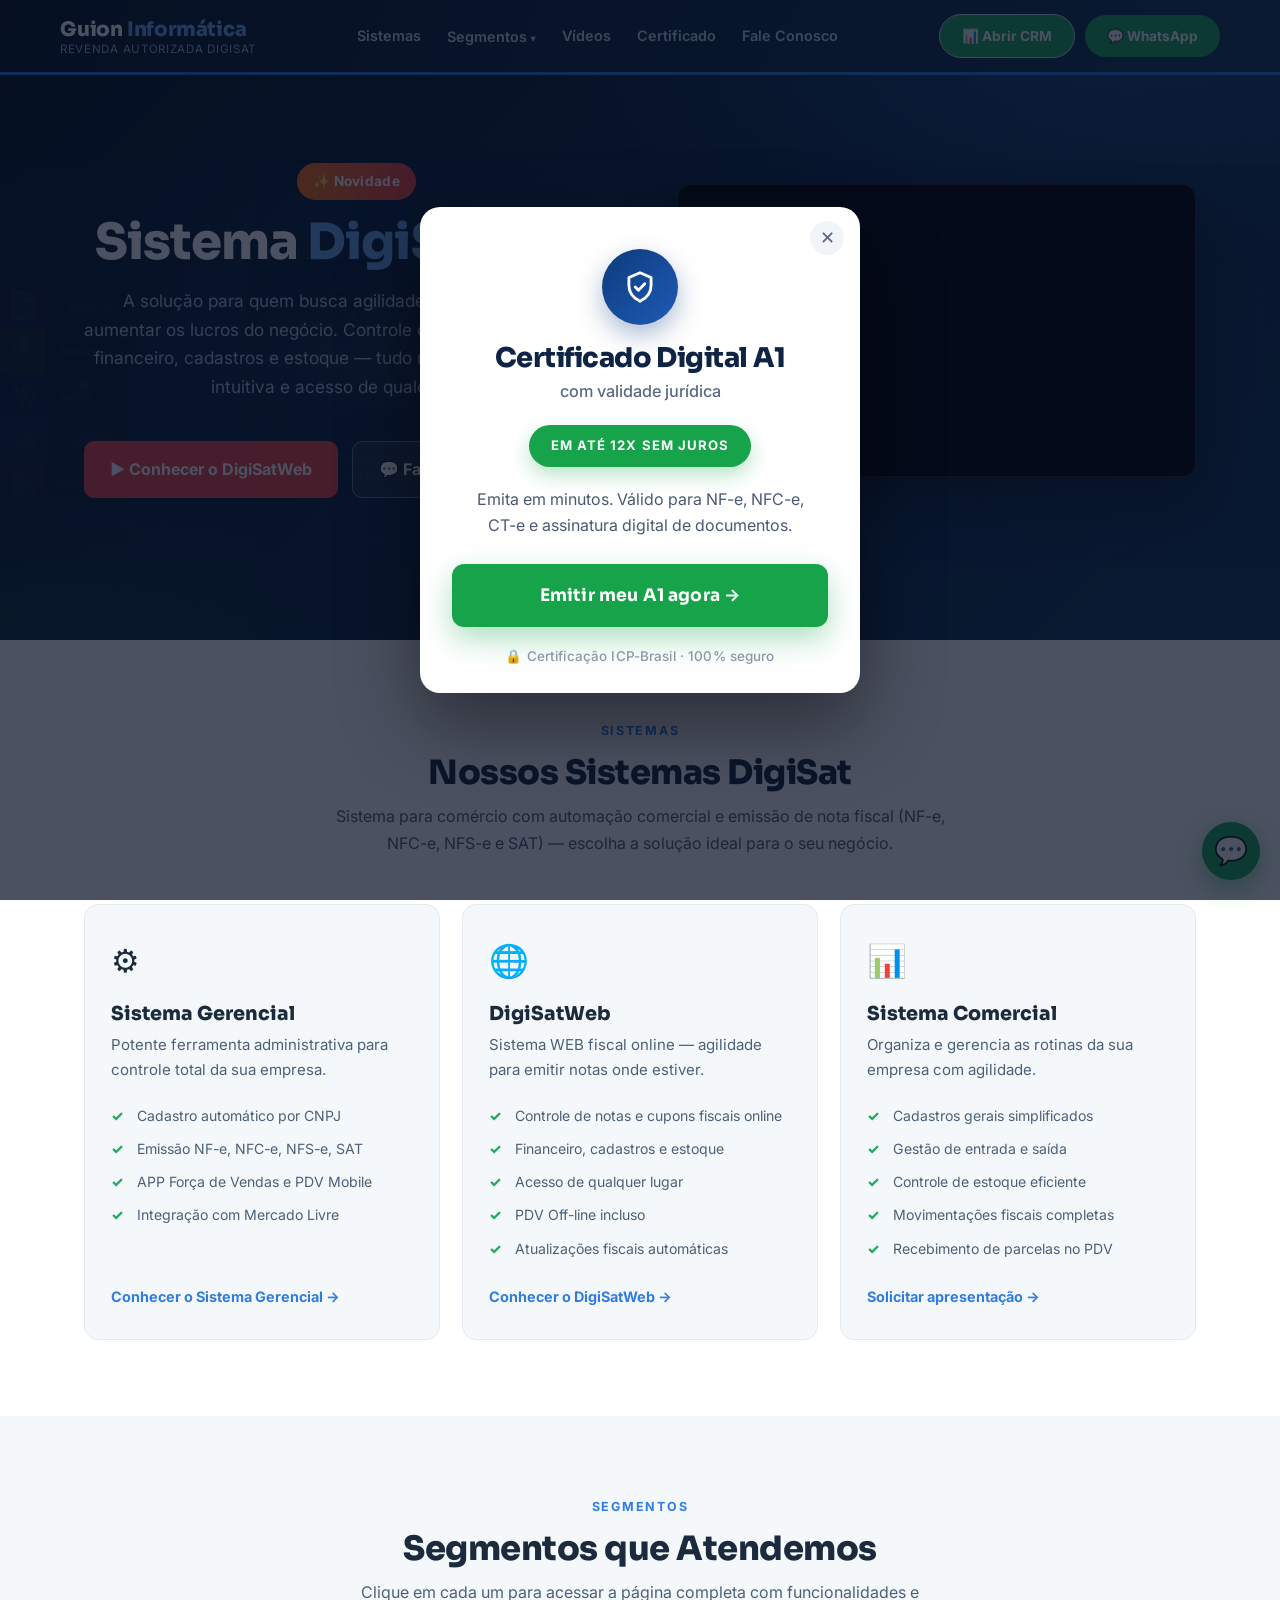
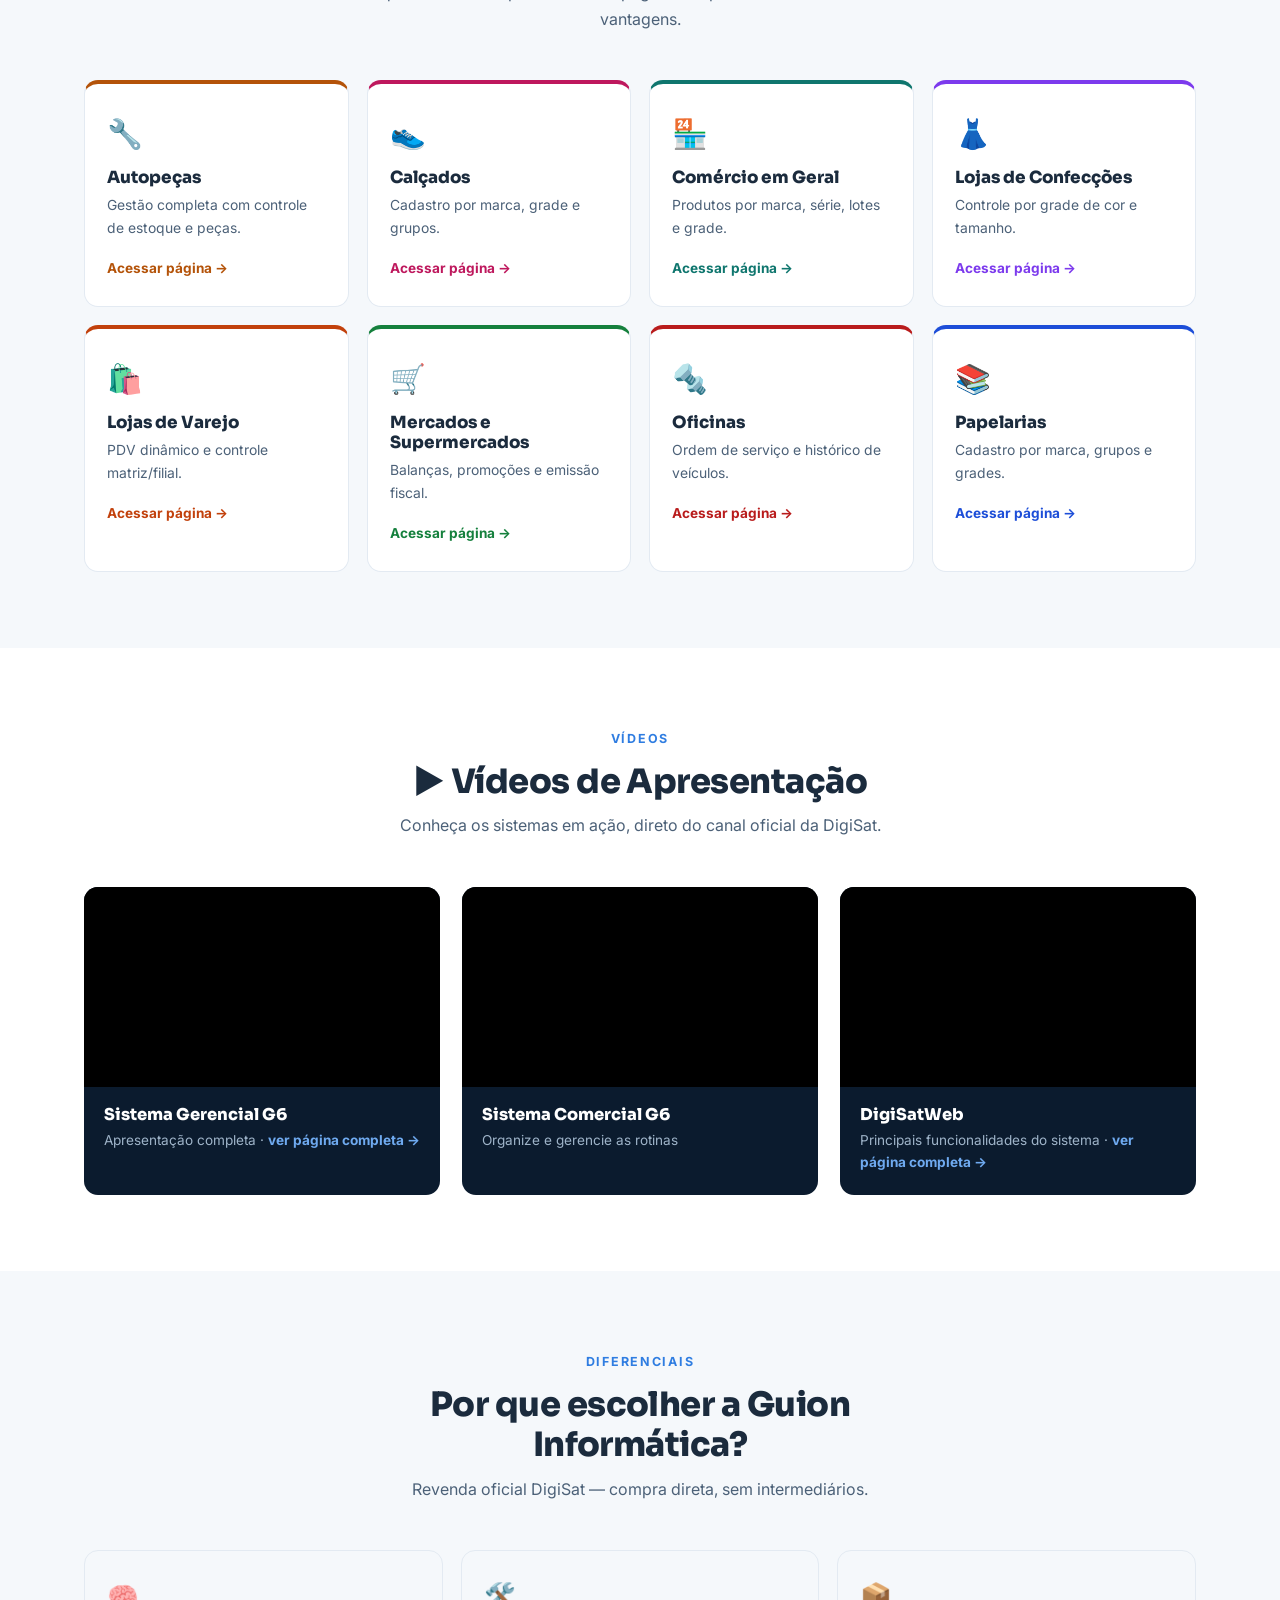
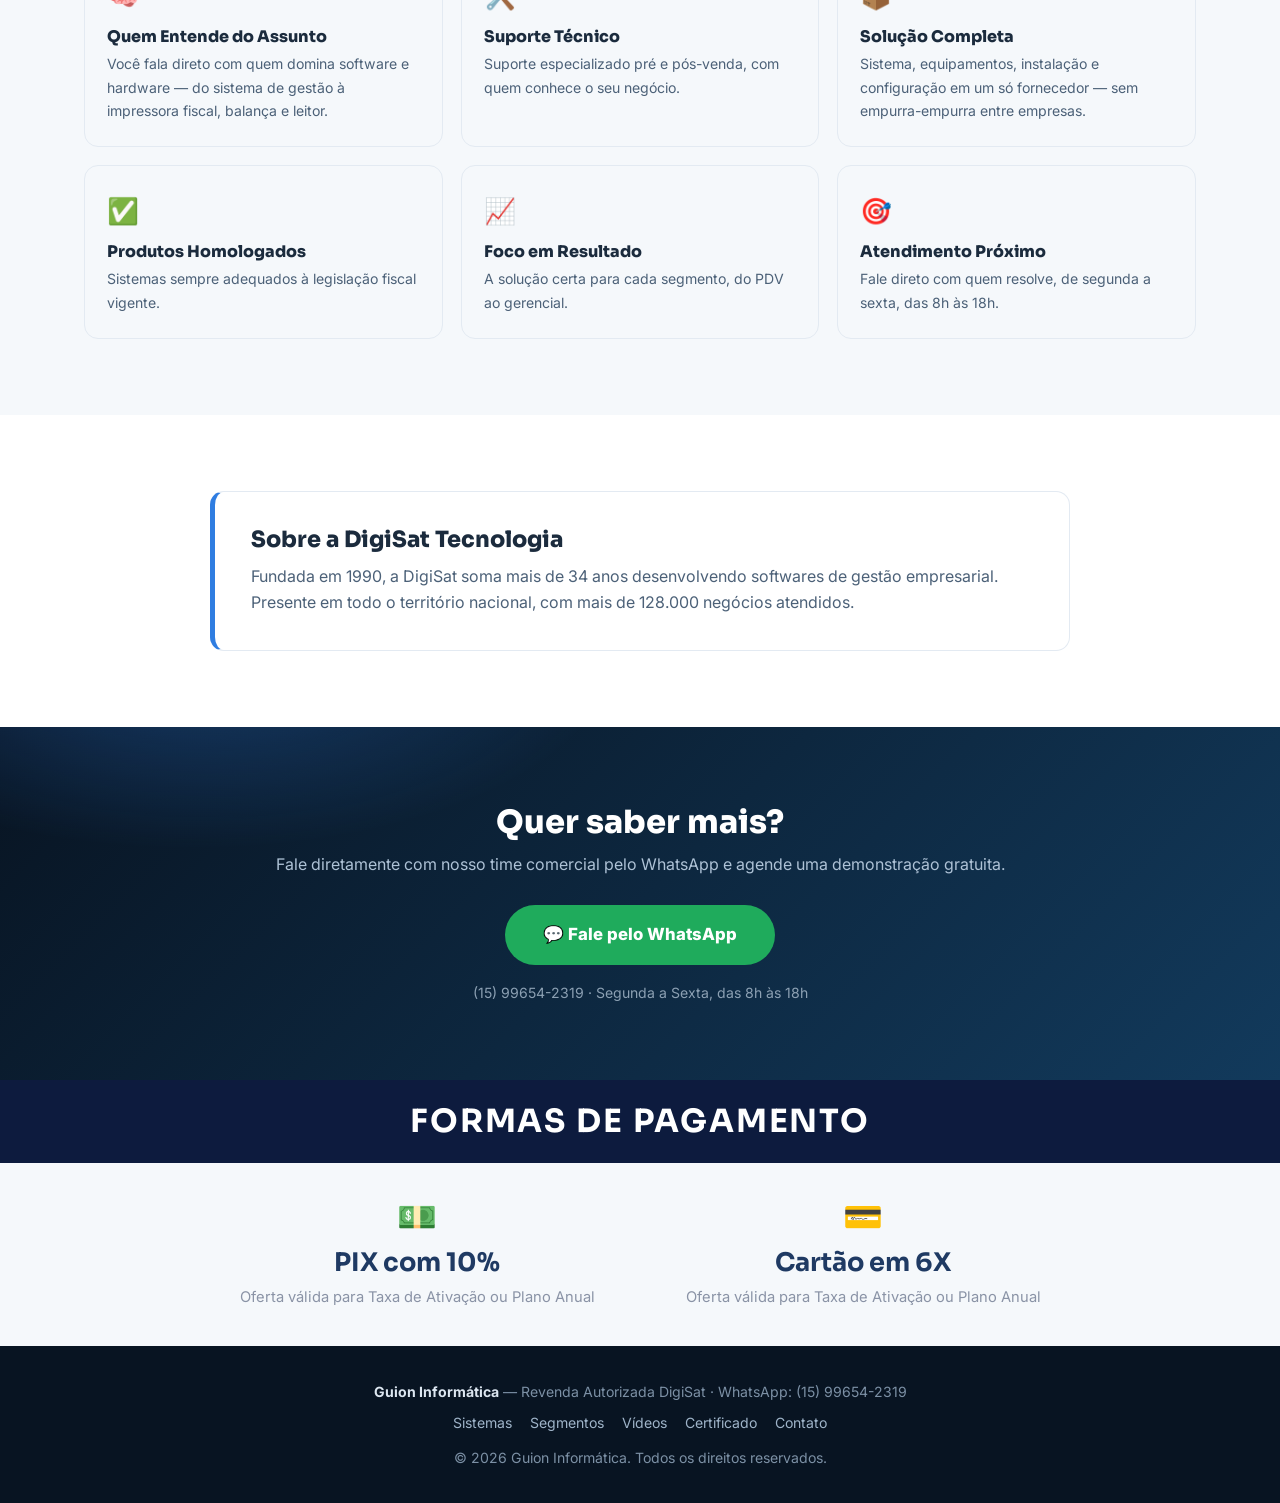
<file: index.html>
<!DOCTYPE html>
<html lang="pt-BR">
<head>
    <meta charset="UTF-8">
    <meta name="viewport" content="width=device-width, initial-scale=1.0">
    <title>Sistema para Comércio, Automação Comercial e Nota Fiscal (NF-e/NFC-e) | Guion Informática — Revenda DigiSat</title>
    <meta name="description" content="Sistema para comércio com automação comercial e emissão de nota fiscal (NF-e, NFC-e, NFS-e, SAT). Revenda autorizada DigiSat para mercados, oficinas, autopeças, papelarias, calçados, confecções e varejo. Demonstração gratuita pelo WhatsApp.">
    <meta name="keywords" content="sistema para comércio, automação comercial, nota fiscal eletrônica, NF-e, NFC-e, NFS-e, emissão de nota fiscal, sistema de gestão empresarial, PDV, cupom fiscal, sistema fiscal, DigiSat, automação de vendas, controle de estoque, sistema para mercado, sistema para oficina, sistema para autopeças">
    <meta name="robots" content="index, follow">
    <meta name="author" content="Guion Informática">
    <meta name="geo.region" content="BR-SP">
    <link rel="canonical" href="https://guioninformatica.com.br/">
    <meta property="og:title" content="Sistema para Comércio, Automação Comercial e Nota Fiscal | Guion Informática">
    <meta property="og:description" content="Sistema para comércio com automação comercial e emissão de nota fiscal (NF-e, NFC-e, NFS-e, SAT). Revenda autorizada DigiSat. Demonstração gratuita pelo WhatsApp.">
    <meta property="og:url" content="https://guioninformatica.com.br/">
    <meta property="og:type" content="website">
    <meta property="og:locale" content="pt_BR">
    <meta property="og:site_name" content="Guion Informática">
    <meta name="twitter:card" content="summary_large_image">
    <meta name="twitter:title" content="Sistema para Comércio, Automação Comercial e Nota Fiscal | Guion Informática">
    <meta name="twitter:description" content="Sistema para comércio com automação comercial e emissão de nota fiscal (NF-e, NFC-e, NFS-e, SAT). Revenda autorizada DigiSat.">
    <link rel="preconnect" href="https://fonts.googleapis.com">
    <link rel="preconnect" href="https://fonts.gstatic.com" crossorigin>
    <link href="https://fonts.googleapis.com/css2?family=Inter:wght@400;600;700&family=Sora:wght@700;800&display=swap" rel="stylesheet">
    <link rel="stylesheet" href="css/style.css">

    <!-- ===== Hero carrossel — intro DigiSat Web (novidade). Estilos scoped, não conflitam com o style.css ===== -->
    <style>
      .hero-carousel{display:grid;position:relative;overflow:hidden;}
      .hero-carousel > .hero-slide{grid-area:1 / 1;width:100%;opacity:0;visibility:hidden;transition:opacity .9s ease, visibility 0s linear .9s;}
      .hero-carousel > .hero-slide.is-active{opacity:1;visibility:visible;transition:opacity .9s ease, visibility 0s linear 0s;}
      .hero-carousel > .hero-slide:not(.is-active){pointer-events:none;}

      /* ----- Slide 1: novidade DigiSat Web ----- */
      .hero-slide--novidade{position:relative;}
      .hero-bg-tela{position:absolute;inset:0;z-index:0;pointer-events:none;
        background-image:var(--tela-img);background-size:cover;background-position:center;
        opacity:.16;}
      .hero-bg-tela::after{content:"";position:absolute;inset:0;
        background:linear-gradient(180deg,rgba(9,26,58,.55) 0%,rgba(9,26,58,.82) 100%);}
      .hero-novidade-grid{position:relative;z-index:1;display:grid;grid-template-columns:1.05fr 1fr;gap:48px;align-items:center;}
      .hero-novidade-text h1{margin:.15em 0 .35em;line-height:1.1;}
      .hero-badge--novo{display:inline-block;background:linear-gradient(90deg,#f97316,#ef4444);color:#fff;
        font-weight:700;padding:7px 16px;border-radius:999px;font-size:.85rem;letter-spacing:.02em;margin-bottom:8px;}
      .hero-cta-row{display:flex;gap:14px;flex-wrap:wrap;margin-top:24px;}
      .hero-btn{display:inline-flex;align-items:center;gap:8px;background:#ef4444;color:#fff;font-weight:700;
        padding:14px 26px;border-radius:10px;text-decoration:none;transition:transform .2s,filter .2s;}
      .hero-btn:hover{transform:translateY(-2px);filter:brightness(1.08);}
      .hero-btn--ghost{background:rgba(255,255,255,.08);border:1px solid rgba(255,255,255,.35);}
      .hero-video-frame{position:relative;width:100%;padding-bottom:56.25%;border-radius:14px;overflow:hidden;
        box-shadow:0 22px 55px rgba(0,0,0,.45);border:1px solid rgba(255,255,255,.14);background:#000;}
      .hero-video-frame iframe{position:absolute;inset:0;width:100%;height:100%;border:0;}

      /* ----- Indicadores (permitem pular manualmente) ----- */
      .hero-dots{position:absolute;bottom:16px;left:50%;transform:translateX(-50%);display:flex;gap:10px;z-index:6;}
      .hero-dots button{width:11px;height:11px;border-radius:50%;border:0;background:rgba(255,255,255,.4);
        cursor:pointer;padding:0;transition:background .25s,width .25s;}
      .hero-dots button:hover{background:rgba(255,255,255,.7);}
      .hero-dots button.is-active{background:#fff;width:28px;border-radius:6px;}

      /* ----- Botão "Abrir CRM" no topo (para os vendedores) ----- */
      .header-cta{display:flex;align-items:center;gap:10px;}
      .header-crm{display:inline-flex;align-items:center;gap:7px;background:#fff;color:#0d3b7a;
        font-weight:700;padding:9px 16px;border-radius:9px;text-decoration:none;border:1px solid #cdd8ea;
        white-space:nowrap;transition:transform .2s,box-shadow .2s;}
      .header-crm:hover{transform:translateY(-1px);box-shadow:0 6px 16px rgba(0,0,0,.18);}

      @media (max-width:860px){
        .hero-novidade-grid{grid-template-columns:1fr;gap:26px;text-align:center;}
        .hero-cta-row{justify-content:center;}
      }
      @media (prefers-reduced-motion:reduce){
        .hero-carousel > .hero-slide{transition:opacity .01s;}
      }

      /* ----- Formas de pagamento (rodapé) ----- */
      .formas-pagamento{padding:0 0 6px;}
      .fp-head{background:#0d1b3e;padding:22px 16px;text-align:center;}
      .fp-head h2{color:#fff;margin:0;font-size:clamp(1.4rem,3vw,2rem);letter-spacing:.06em;text-transform:uppercase;}
      .fp-grid{display:grid;grid-template-columns:1fr 1fr;gap:24px;max-width:900px;margin:0 auto;padding:38px 16px 30px;text-align:center;}
      .fp-item .fp-icon{font-size:2rem;line-height:1;margin-bottom:14px;}
      .fp-item h3{margin:0 0 8px;color:#1f3a63;font-size:clamp(1.2rem,2.4vw,1.6rem);}
      .fp-item p{margin:0;color:#8a93a6;font-size:.92rem;}
      @media (max-width:620px){
        .fp-grid{grid-template-columns:1fr;gap:30px;}
      }

      /* ===== Popup de boas-vindas: Certificado Digital A1 ===== */
      .cert-modal{position:fixed;inset:0;z-index:1000;display:none;align-items:center;justify-content:center;
        padding:20px;background:rgba(6,15,35,.72);}
      .cert-modal.is-open{display:flex;animation:certFade .3s ease;}
      @keyframes certFade{from{opacity:0}to{opacity:1}}
      .cert-modal-card{position:relative;background:#fff;max-width:440px;width:100%;border-radius:20px;
        padding:42px 32px 26px;text-align:center;box-shadow:0 30px 80px rgba(0,0,0,.45);
        animation:certPop .35s cubic-bezier(.2,.8,.3,1.15);
        font-family:'Inter',-apple-system,'Segoe UI',Roboto,Arial,sans-serif;-webkit-font-smoothing:antialiased;}
      @keyframes certPop{from{transform:translateY(18px) scale(.96);opacity:0}to{transform:none;opacity:1}}
      .cert-modal-close{position:absolute;top:14px;right:16px;width:34px;height:34px;border:0;border-radius:50%;
        background:#f1f4f9;color:#5b667c;font-size:1.15rem;cursor:pointer;line-height:1;transition:background .2s;}
      .cert-modal-close:hover{background:#e2e8f2;}
      .cert-modal-ico{width:76px;height:76px;margin:0 auto 18px;border-radius:50%;
        background:linear-gradient(135deg,#0d3b7a,#1e5bb8);display:flex;align-items:center;justify-content:center;
        box-shadow:0 10px 26px rgba(13,59,122,.35);}
      .cert-modal-ico svg{width:38px;height:38px;stroke:#fff;fill:none;stroke-width:1.8;stroke-linecap:round;stroke-linejoin:round;}
      .cert-modal-card h3{margin:0 0 4px;color:#0f2444;font-family:'Sora','Inter',sans-serif;font-weight:800;
        font-size:1.7rem;line-height:1.15;letter-spacing:-.02em;}
      .cert-modal-card .cm-sub{color:#5a6b86;margin:0 0 20px;font-size:1.02rem;font-weight:500;}
      .cert-modal-badge{display:inline-block;background:#16a34a;color:#fff;font-weight:700;
        text-transform:uppercase;letter-spacing:.08em;font-size:.82rem;padding:10px 22px;border-radius:999px;
        margin-bottom:20px;box-shadow:0 8px 20px rgba(22,163,74,.3);}
      .cert-modal-card .cm-desc{color:#4a5a72;font-size:1rem;line-height:1.6;margin:0 0 26px;
        max-width:340px;margin-left:auto;margin-right:auto;}
      .cert-modal-cta{display:block;background:#16a34a;color:#fff;font-family:'Sora','Inter',sans-serif;
        font-weight:700;font-size:1.08rem;letter-spacing:.01em;padding:17px;border-radius:12px;text-decoration:none;
        transition:transform .2s,filter .2s;box-shadow:0 12px 30px rgba(22,163,74,.35);}
      .cert-modal-cta:hover{transform:translateY(-2px);filter:brightness(1.06);}
      .cert-modal-foot{margin:18px 0 0;color:#8a97ab;font-size:.84rem;font-weight:500;letter-spacing:.01em;}
    </style>

    <script type="application/ld+json">
    {
      "@context": "https://schema.org",
      "@type": "LocalBusiness",
      "name": "Guion Informática",
      "description": "Revenda autorizada DigiSat — sistema para comércio, automação comercial e emissão de nota fiscal eletrônica (NF-e, NFC-e, NFS-e, SAT).",
      "url": "https://guioninformatica.com.br",
      "telephone": "+55-15-99654-2319",
      "priceRange": "$$",
      "areaServed": "BR",
      "openingHours": "Mo-Fr 08:00-18:00",
      "knowsAbout": [
        "Sistema para comércio",
        "Automação comercial",
        "Emissão de nota fiscal eletrônica",
        "NF-e",
        "NFC-e",
        "NFS-e",
        "SAT",
        "Cupom fiscal",
        "PDV",
        "Controle de estoque",
        "Sistema de gestão empresarial"
      ],
      "makesOffer": [
        {
          "@type": "Offer",
          "itemOffered": {
            "@type": "Service",
            "name": "Sistema para comércio com automação comercial",
            "description": "Sistema de gestão empresarial para automação comercial e controle de vendas, estoque e financeiro."
          }
        },
        {
          "@type": "Offer",
          "itemOffered": {
            "@type": "Service",
            "name": "Emissão de nota fiscal eletrônica",
            "description": "Emissão de NF-e, NFC-e, NFS-e e cupom fiscal SAT, sempre adequada à legislação fiscal vigente."
          }
        }
      ],
      "paymentAccepted": ["PIX", "Cartão de crédito"]
    }
    </script>
    <script type="application/ld+json">
    {
      "@context": "https://schema.org",
      "@type": "WebSite",
      "name": "Guion Informática",
      "url": "https://guioninformatica.com.br",
      "inLanguage": "pt-BR"
    }
    </script>
</head>
<body>

    <header>
        <div class="container header-inner">
            <div class="logo-area">
                <a href="index.html">
                    <div class="name">Guion <span>Informática</span></div>
                    <div class="tagline">Revenda Autorizada DigiSat</div>
                </a>
            </div>
            <button class="menu-toggle" aria-label="Abrir menu" aria-expanded="false">☰</button>
            <nav class="main-nav">
                <a href="#sistemas">Sistemas</a>
                <div class="dropdown">
                    <a href="#segmentos">Segmentos</a>
                    <div class="dropdown-content">
                        <a href="autopecas.html">🔧 Autopeças</a>
                        <a href="calcados.html">👟 Calçados</a>
                        <a href="comercio-geral.html">🏪 Comércio em Geral</a>
                        <a href="confeccoes.html">👗 Lojas de Confecções</a>
                        <a href="varejo.html">🛍️ Lojas de Varejo</a>
                        <a href="mercados.html">🛒 Mercados e Supermercados</a>
                        <a href="oficinas.html">🔩 Oficinas</a>
                        <a href="papelarias.html">📚 Papelarias</a>
                    </div>
                </div>
                <a href="#videos">Vídeos</a>
                <a href="certificado.html">Certificado</a>
                <a href="#contato">Fale Conosco</a>
            </nav>
            <div class="header-cta">
                <a class="header-crm" href="https://bridge-crm-one.vercel.app/login" target="_blank" rel="noopener">📊 Abrir CRM</a>
                <a href="https://wa.me/5515996542319?text=Ol%C3%A1%21%20Vim%20pelo%20site%20da%20Guion%20Inform%C3%A1tica%20e%20quero%20saber%20mais%20sobre%20os%20sistemas%20DigiSat." target="_blank" rel="noopener">💬 WhatsApp</a>
            </div>
        </div>
    </header>

    <div class="hero hero-carousel">

        <!-- ===== Slide 1: Novidade — Sistema DigiSat Web (fica 10s) ===== -->
        <div class="hero-slide hero-slide--novidade is-active" data-slide="0">
            <!-- Tela do sistema (imagem 1) como fundo no espaço azul.
                 Salve o print da tela do sistema como: img/digisatweb-tela.png -->
            <div class="hero-bg-tela" aria-hidden="true" style="--tela-img:url('img/digisatweb-tela.png');"></div>
            <div class="container hero-novidade-grid">
                <div class="hero-novidade-text">
                    <span class="hero-badge--novo">✨ Novidade</span>
                    <h1>Sistema <em>DigiSat Web</em></h1>
                    <p class="sub">A solução para quem busca agilidade e versatilidade para aumentar os lucros do negócio. Controle de notas e cupons fiscais, financeiro, cadastros e estoque — tudo na nuvem, com interface intuitiva e acesso de qualquer lugar.</p>
                    <div class="hero-cta-row">
                        <a class="hero-btn" href="digisatweb.html">▶️ Conhecer o DigiSatWeb</a>
                        <a class="hero-btn hero-btn--ghost" href="https://wa.me/5515996542319?text=Ol%C3%A1%21%20Vim%20pelo%20site%20da%20Guion%20Inform%C3%A1tica%20e%20quero%20conhecer%20o%20DigiSatWeb." target="_blank" rel="noopener">💬 Falar no WhatsApp</a>
                    </div>
                </div>
                <div class="hero-novidade-video">
                    <div class="hero-video-frame">
                        <iframe src="https://www.youtube-nocookie.com/embed/s830zEVj1v4?autoplay=1&mute=1&playsinline=1&rel=0" title="DigiSatWeb — vídeo de apresentação" loading="lazy" allow="accelerometer; autoplay; clipboard-write; encrypted-media; gyroscope; picture-in-picture; web-share" referrerpolicy="strict-origin-when-cross-origin" allowfullscreen></iframe>
                    </div>
                </div>
            </div>
        </div>

        <!-- ===== Slide 2: Frase atual (aparece após 10s e permanece) ===== -->
        <div class="hero-slide hero-slide--principal" data-slide="1">
            <div class="container">
                <div class="hero-badge">🏆 Revenda Autorizada DigiSat</div>
                <h1>Soluções inteligentes em <em>gestão empresarial</em> para o seu negócio</h1>
                <p class="sub">A Guion Informática é revenda autorizada DigiSat — tecnologia com mais de 34 anos de mercado e 128.000+ negócios atendidos em todo o Brasil.</p>
                <div class="hero-stats">
                    <div class="stat"><div class="num">34+</div><div class="label">Anos de Mercado</div></div>
                    <div class="stat"><div class="num">128K+</div><div class="label">Negócios Atendidos</div></div>
                    <div class="stat"><div class="num">8</div><div class="label">Segmentos Atendidos</div></div>
                </div>
            </div>
        </div>

        <!-- Indicadores -->
        <div class="hero-dots" role="tablist" aria-label="Destaques">
            <button class="is-active" type="button" aria-label="Novidade DigiSat Web"></button>
            <button type="button" aria-label="Sobre a Guion Informática"></button>
        </div>
    </div>

    <section class="alt" id="sistemas">
        <div class="container">
            <div class="section-head">
                <span class="eyebrow">Sistemas</span>
                <h2>Nossos Sistemas DigiSat</h2>
                <p>Sistema para comércio com automação comercial e emissão de nota fiscal (NF-e, NFC-e, NFS-e e SAT) — escolha a solução ideal para o seu negócio.</p>
            </div>
            <div class="sistemas-grid">
                <div class="card-sistema">
                    <div class="icon">⚙️</div>
                    <h3>Sistema Gerencial</h3>
                    <p class="desc">Potente ferramenta administrativa para controle total da sua empresa.</p>
                    <ul>
                        <li>Cadastro automático por CNPJ</li>
                        <li>Emissão NF-e, NFC-e, NFS-e, SAT</li>
                        <li>APP Força de Vendas e PDV Mobile</li>
                        <li>Integração com Mercado Livre</li>
                    </ul>
                    <a class="link" href="gerencial.html">Conhecer o Sistema Gerencial →</a>
                </div>
                <div class="card-sistema">
                    <div class="icon">🌐</div>
                    <h3>DigiSatWeb</h3>
                    <p class="desc">Sistema WEB fiscal online — agilidade para emitir notas onde estiver.</p>
                    <ul>
                        <li>Controle de notas e cupons fiscais online</li>
                        <li>Financeiro, cadastros e estoque</li>
                        <li>Acesso de qualquer lugar</li>
                        <li>PDV Off-line incluso</li>
                        <li>Atualizações fiscais automáticas</li>
                    </ul>
                    <a class="link" href="digisatweb.html">Conhecer o DigiSatWeb →</a>
                </div>
                <div class="card-sistema">
                    <div class="icon">📊</div>
                    <h3>Sistema Comercial</h3>
                    <p class="desc">Organiza e gerencia as rotinas da sua empresa com agilidade.</p>
                    <ul>
                        <li>Cadastros gerais simplificados</li>
                        <li>Gestão de entrada e saída</li>
                        <li>Controle de estoque eficiente</li>
                        <li>Movimentações fiscais completas</li>
                        <li>Recebimento de parcelas no PDV</li>
                    </ul>
                    <a class="link" href="https://wa.me/5515996542319?text=Ol%C3%A1%21%20Vim%20pelo%20site%20da%20Guion%20Inform%C3%A1tica%20e%20quero%20uma%20apresenta%C3%A7%C3%A3o%20do%20Sistema%20Comercial." target="_blank" rel="noopener">Solicitar apresentação →</a>
                </div>
            </div>
        </div>
    </section>

    <section id="segmentos">
        <div class="container">
            <div class="section-head">
                <span class="eyebrow">Segmentos</span>
                <h2>Segmentos que Atendemos</h2>
                <p>Clique em cada um para acessar a página completa com funcionalidades e vantagens.</p>
            </div>
            <div class="segmentos-grid">
                <a class="card-segmento" style="--seg: #B45309" href="autopecas.html">
                    <div class="icon">🔧</div>
                    <h3>Autopeças</h3>
                    <p>Gestão completa com controle de estoque e peças.</p>
                    <span class="go">Acessar página →</span>
                </a>
                <a class="card-segmento" style="--seg: #BE185D" href="calcados.html">
                    <div class="icon">👟</div>
                    <h3>Calçados</h3>
                    <p>Cadastro por marca, grade e grupos.</p>
                    <span class="go">Acessar página →</span>
                </a>
                <a class="card-segmento" style="--seg: #0F766E" href="comercio-geral.html">
                    <div class="icon">🏪</div>
                    <h3>Comércio em Geral</h3>
                    <p>Produtos por marca, série, lotes e grade.</p>
                    <span class="go">Acessar página →</span>
                </a>
                <a class="card-segmento" style="--seg: #7C3AED" href="confeccoes.html">
                    <div class="icon">👗</div>
                    <h3>Lojas de Confecções</h3>
                    <p>Controle por grade de cor e tamanho.</p>
                    <span class="go">Acessar página →</span>
                </a>
                <a class="card-segmento" style="--seg: #C2410C" href="varejo.html">
                    <div class="icon">🛍️</div>
                    <h3>Lojas de Varejo</h3>
                    <p>PDV dinâmico e controle matriz/filial.</p>
                    <span class="go">Acessar página →</span>
                </a>
                <a class="card-segmento" style="--seg: #15803D" href="mercados.html">
                    <div class="icon">🛒</div>
                    <h3>Mercados e Supermercados</h3>
                    <p>Balanças, promoções e emissão fiscal.</p>
                    <span class="go">Acessar página →</span>
                </a>
                <a class="card-segmento" style="--seg: #B91C1C" href="oficinas.html">
                    <div class="icon">🔩</div>
                    <h3>Oficinas</h3>
                    <p>Ordem de serviço e histórico de veículos.</p>
                    <span class="go">Acessar página →</span>
                </a>
                <a class="card-segmento" style="--seg: #1D4ED8" href="papelarias.html">
                    <div class="icon">📚</div>
                    <h3>Papelarias</h3>
                    <p>Cadastro por marca, grupos e grades.</p>
                    <span class="go">Acessar página →</span>
                </a>
            </div>
        </div>
    </section>

    <section class="alt" id="videos">
        <div class="container">
            <div class="section-head">
                <span class="eyebrow">Vídeos</span>
                <h2>▶️ Vídeos de Apresentação</h2>
                <p>Conheça os sistemas em ação, direto do canal oficial da DigiSat.</p>
            </div>
            <div class="videos-grid">
                <div class="card-video">
                    <div class="player">
                        <iframe src="https://www.youtube-nocookie.com/embed/3ZKjL2PzgCo" title="Sistema Gerencial G6 — vídeo de apresentação" loading="lazy" allow="accelerometer; autoplay; clipboard-write; encrypted-media; gyroscope; picture-in-picture; web-share" referrerpolicy="strict-origin-when-cross-origin" allowfullscreen></iframe>
                    </div>
                    <div class="body"><h3>Sistema Gerencial G6</h3><p>Apresentação completa · <a href="gerencial.html" style="color:#6FAAF0;font-weight:700;text-decoration:none;">ver página completa →</a></p></div>
                </div>
                <div class="card-video">
                    <div class="player">
                        <iframe src="https://www.youtube-nocookie.com/embed/uxN6FiKB0xs" title="Sistema Comercial G6 — vídeo de apresentação" loading="lazy" allow="accelerometer; autoplay; clipboard-write; encrypted-media; gyroscope; picture-in-picture; web-share" referrerpolicy="strict-origin-when-cross-origin" allowfullscreen></iframe>
                    </div>
                    <div class="body"><h3>Sistema Comercial G6</h3><p>Organize e gerencie as rotinas</p></div>
                </div>
                <div class="card-video">
                    <div class="player">
                        <iframe src="https://www.youtube-nocookie.com/embed/y21h_svAWwo" title="DigiSatWeb — vídeo de apresentação" loading="lazy" allow="accelerometer; autoplay; clipboard-write; encrypted-media; gyroscope; picture-in-picture; web-share" referrerpolicy="strict-origin-when-cross-origin" allowfullscreen></iframe>
                    </div>
                    <div class="body"><h3>DigiSatWeb</h3><p>Principais funcionalidades do sistema · <a href="digisatweb.html" style="color:#6FAAF0;font-weight:700;text-decoration:none;">ver p&aacute;gina completa &rarr;</a></p></div>
                </div>
            </div>
        </div>
    </section>

    <section>
        <div class="container">
            <div class="section-head">
                <span class="eyebrow">Diferenciais</span>
                <h2>Por que escolher a Guion Informática?</h2>
                <p>Revenda oficial DigiSat — compra direta, sem intermediários.</p>
            </div>
            <div class="motivos-grid">
                <div class="card-motivo"><div class="icon">🧠</div><h3>Quem Entende do Assunto</h3><p>Você fala direto com quem domina software e hardware — do sistema de gestão à impressora fiscal, balança e leitor.</p></div>
                <div class="card-motivo"><div class="icon">🛠️</div><h3>Suporte Técnico</h3><p>Suporte especializado pré e pós-venda, com quem conhece o seu negócio.</p></div>
                <div class="card-motivo"><div class="icon">📦</div><h3>Solução Completa</h3><p>Sistema, equipamentos, instalação e configuração em um só fornecedor — sem empurra-empurra entre empresas.</p></div>
                <div class="card-motivo"><div class="icon">✅</div><h3>Produtos Homologados</h3><p>Sistemas sempre adequados à legislação fiscal vigente.</p></div>
                <div class="card-motivo"><div class="icon">📈</div><h3>Foco em Resultado</h3><p>A solução certa para cada segmento, do PDV ao gerencial.</p></div>
                <div class="card-motivo"><div class="icon">🎯</div><h3>Atendimento Próximo</h3><p>Fale direto com quem resolve, de segunda a sexta, das 8h às 18h.</p></div>
            </div>
        </div>
    </section>

    <section class="alt">
        <div class="container">
            <div class="sobre-box">
                <h2>Sobre a DigiSat Tecnologia</h2>
                <p>Fundada em 1990, a DigiSat soma mais de 34 anos desenvolvendo softwares de gestão empresarial. Presente em todo o território nacional, com mais de 128.000 negócios atendidos.</p>
            </div>
        </div>
    </section>

    <section class="cta-final" id="contato">
        <div class="container">
            <h2>Quer saber mais?</h2>
            <p>Fale diretamente com nosso time comercial pelo WhatsApp e agende uma demonstração gratuita.</p>
            <a class="btn-whatsapp" href="https://wa.me/5515996542319?text=Ol%C3%A1%21%20Vim%20pelo%20site%20da%20Guion%20Inform%C3%A1tica%20e%20quero%20saber%20mais%20sobre%20os%20sistemas%20DigiSat." target="_blank" rel="noopener">💬 Fale pelo WhatsApp</a>
            <div class="horario">(15) 99654-2319 · Segunda a Sexta, das 8h às 18h</div>
        </div>
    </section>

    <section class="formas-pagamento" aria-label="Formas de pagamento">
        <div class="fp-head"><h2>Formas de Pagamento</h2></div>
        <div class="container fp-grid">
            <div class="fp-item">
                <div class="fp-icon">💵</div>
                <h3>PIX com 10%</h3>
                <p>Oferta válida para Taxa de Ativação ou Plano Anual</p>
            </div>
            <div class="fp-item">
                <div class="fp-icon">💳</div>
                <h3>Cartão em 6X</h3>
                <p>Oferta válida para Taxa de Ativação ou Plano Anual</p>
            </div>
        </div>
    </section>

    <footer>
        <div class="container">
            <strong>Guion Informática</strong> — Revenda Autorizada DigiSat · WhatsApp: (15) 99654-2319
            <div class="foot-links">
                <a href="#sistemas">Sistemas</a>
                <a href="#segmentos">Segmentos</a>
                <a href="#videos">Vídeos</a>
                <a href="certificado.html">Certificado</a>
                <a href="#contato">Contato</a>
            </div>
            © 2026 Guion Informática. Todos os direitos reservados.
        </div>
    </footer>

    <a class="whats-float" href="https://wa.me/5515996542319?text=Ol%C3%A1%21%20Vim%20pelo%20site%20da%20Guion%20Inform%C3%A1tica%20e%20quero%20saber%20mais%20sobre%20os%20sistemas%20DigiSat." target="_blank" rel="noopener" aria-label="Conversar no WhatsApp">💬</a>

    <!-- ===== Popup de boas-vindas: Certificado Digital A1 ===== -->
    <div class="cert-modal" id="certModal" role="dialog" aria-modal="true" aria-labelledby="certModalTitle">
        <div class="cert-modal-card">
            <button class="cert-modal-close" id="certModalClose" type="button" aria-label="Fechar">✕</button>
            <div class="cert-modal-ico"><svg viewBox="0 0 24 24" aria-hidden="true"><path d="M12 3l7 3v5c0 4.5-3 8-7 10-4-2-7-5.5-7-10V6l7-3z"/><path d="M9 12l2 2 4-4"/></svg></div>
            <h3 id="certModalTitle">Certificado Digital A1</h3>
            <p class="cm-sub">com validade jurídica</p>
            <span class="cert-modal-badge">EM ATÉ 12X SEM JUROS</span>
            <p class="cm-desc">Emita em minutos. Válido para NF-e, NFC-e, CT-e e assinatura digital de documentos.</p>
            <a class="cert-modal-cta" href="certificado.html">Emitir meu A1 agora →</a>
            <p class="cert-modal-foot">🔒 Certificação ICP-Brasil · 100% seguro</p>
        </div>
    </div>

    <script>
      (function(){
        var modal = document.getElementById('certModal');
        if(!modal) return;
        var closeBtn = document.getElementById('certModalClose');
        function open(){ modal.classList.add('is-open'); }
        function close(){ modal.classList.remove('is-open'); }
        // Exibe apenas uma vez por sessão do navegador, após 1,2s
        var jaViu = false;
        try { jaViu = !!sessionStorage.getItem('certModalSeen'); } catch(e){}
        if(!jaViu){
          setTimeout(function(){
            open();
            try { sessionStorage.setItem('certModalSeen','1'); } catch(e){}
          }, 1200);
        }
        closeBtn.addEventListener('click', close);
        modal.addEventListener('click', function(e){ if(e.target === modal) close(); });
        document.addEventListener('keydown', function(e){ if(e.key === 'Escape') close(); });
      })();
    </script>

    <!-- ===== Hero carrossel: 10s no slide da novidade, depois fade para a frase atual ===== -->
    <script>
      (function(){
        var carousel = document.querySelector('.hero-carousel');
        if(!carousel) return;
        var slides = carousel.querySelectorAll('.hero-slide');
        var dots   = carousel.querySelectorAll('.hero-dots button');
        var current = 0, timer = null;
        var INTRO_MS = 10000; // tempo do slide da novidade (10 segundos)

        function go(i){
          if(i === current) return;
          slides[current].classList.remove('is-active');
          if(dots[current]) dots[current].classList.remove('is-active');
          current = i;
          slides[current].classList.add('is-active');
          if(dots[current]) dots[current].classList.add('is-active');
        }

        // Permite pular manualmente pelos indicadores (cancela o timer automático)
        dots.forEach(function(dot, i){
          dot.addEventListener('click', function(){
            clearTimeout(timer);
            go(i);
          });
        });

        // Após 10s exibindo a novidade, faz o fade para a frase atual e permanece nela
        timer = setTimeout(function(){ go(1); }, INTRO_MS);
      })();
    </script>

    <script src="js/main.js"></script>
</body>
</html>
</file>
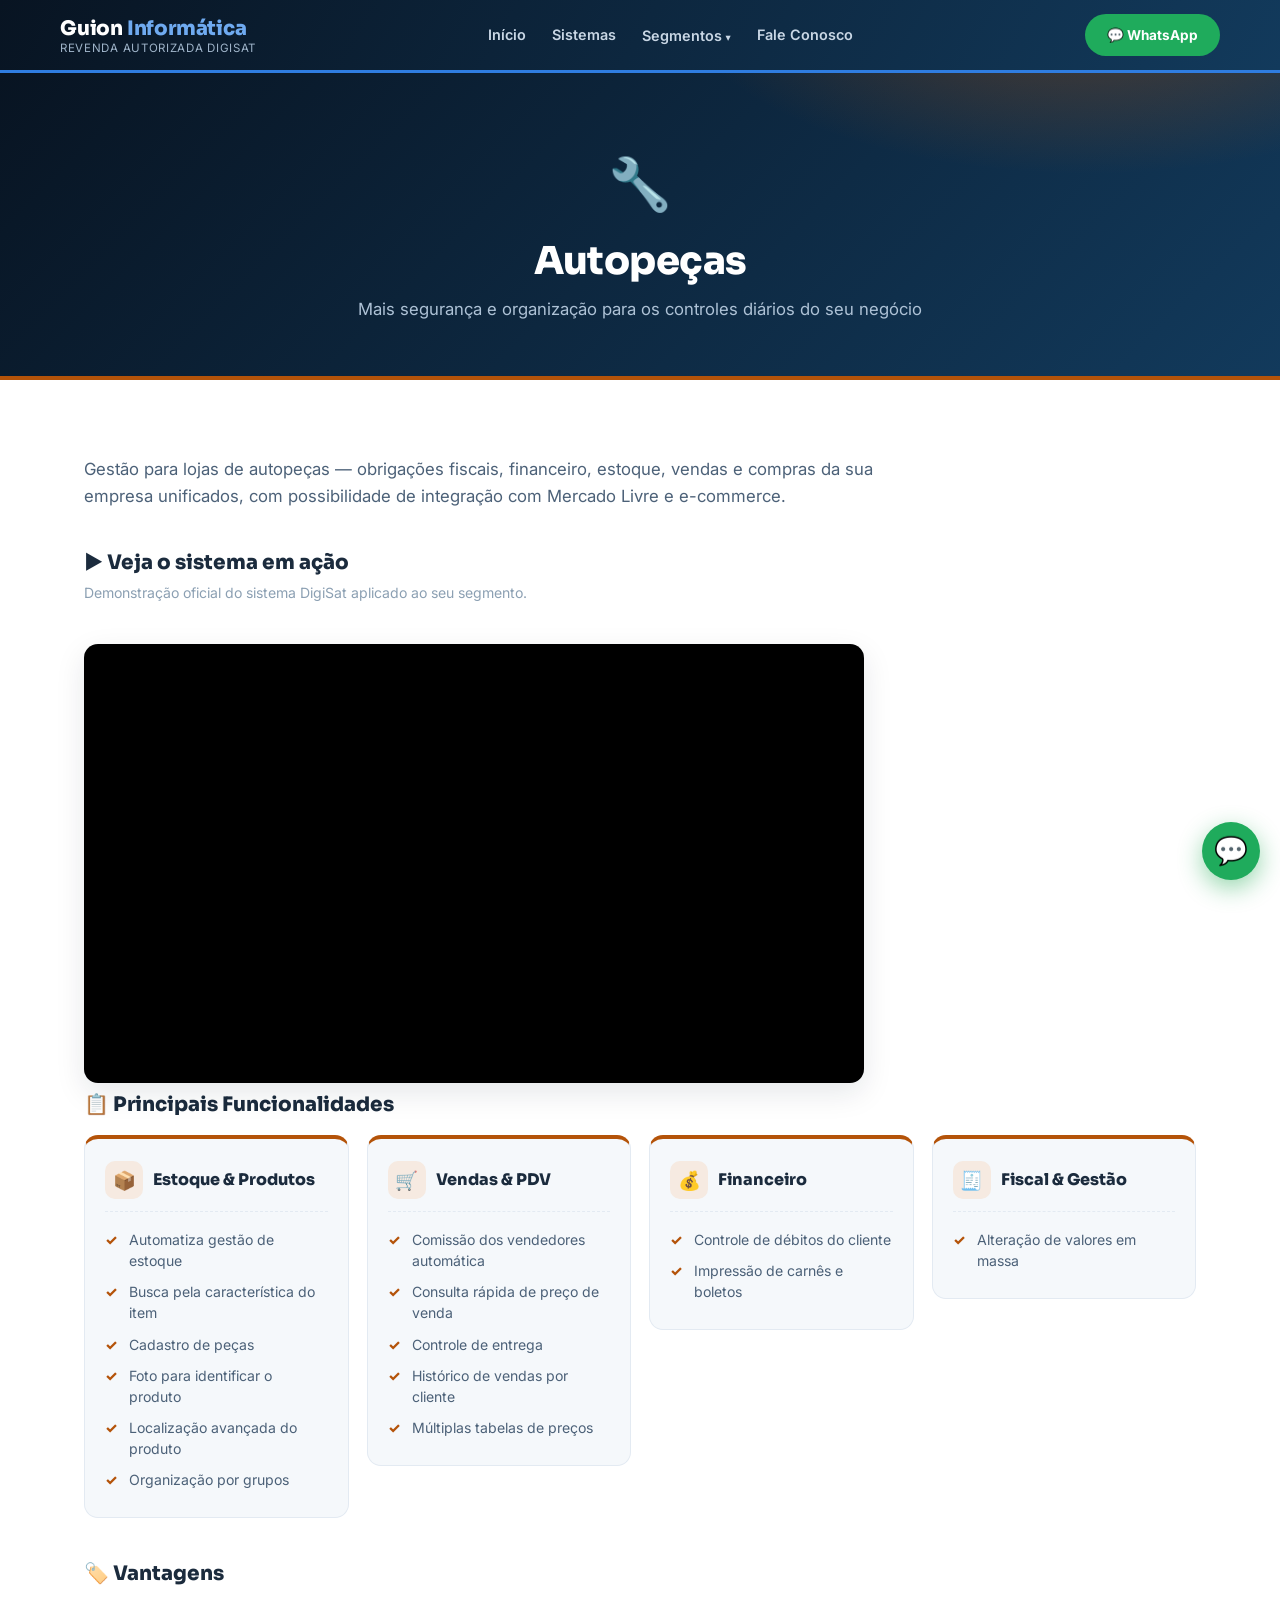
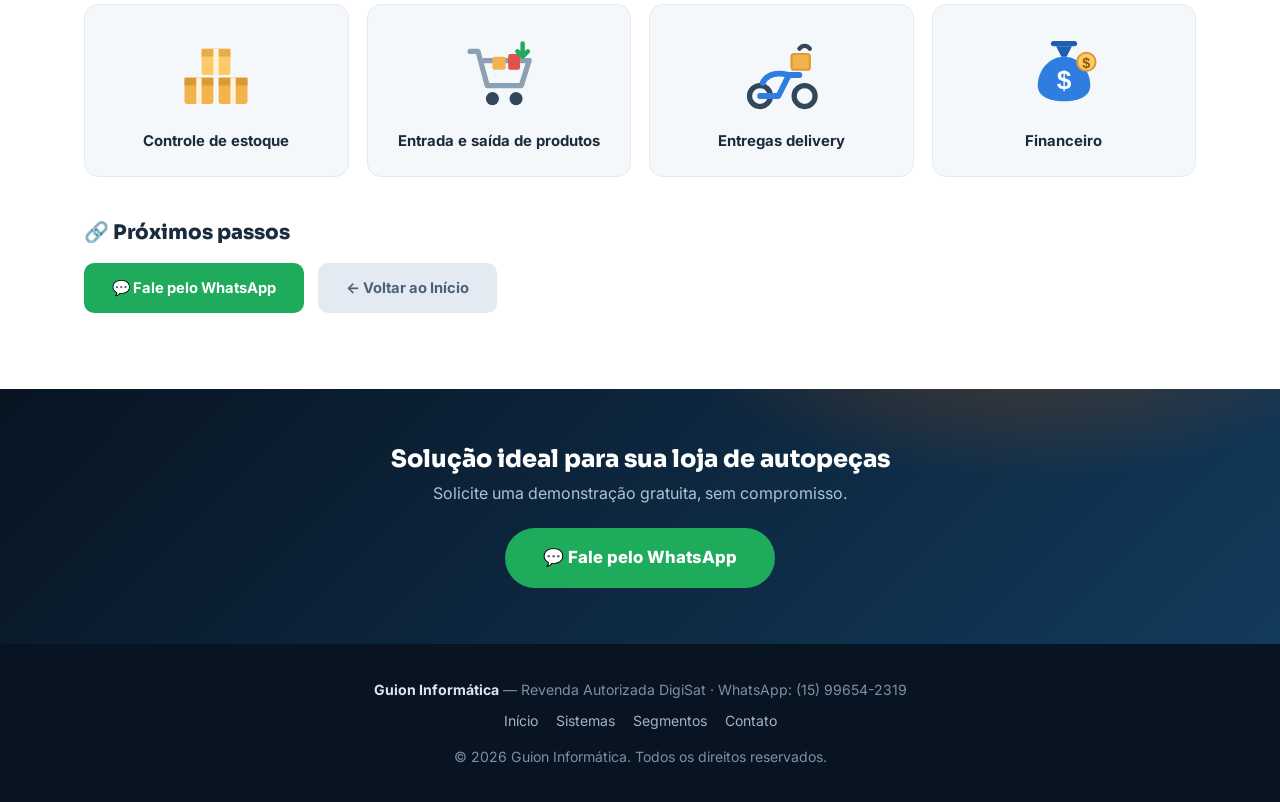
<file: autopecas.html>
<!DOCTYPE html>
<html lang="pt-BR">
<head>
    <meta charset="UTF-8">
    <meta name="viewport" content="width=device-width, initial-scale=1.0">
    <title>Autopeças — Sistema de Gestão | Guion Informática · Revenda DigiSat</title>
    <meta name="description" content="Sistema de gestão para autopeças: estoque, financeiro, emissão fiscal e integração com Mercado Livre. Guion Informática, revenda autorizada DigiSat.">
    <link rel="canonical" href="https://guioninformatica.com.br/autopecas">
    <meta property="og:title" content="Autopeças — Sistema de Gestão | Guion Informática">
    <meta property="og:description" content="Sistema de gestão para autopeças: estoque, financeiro, emissão fiscal e integração com Mercado Livre. Guion Informática, revenda autorizada DigiSat.">
    <meta property="og:url" content="https://guioninformatica.com.br/autopecas">
    <meta property="og:type" content="website">
    <link rel="preconnect" href="https://fonts.googleapis.com">
    <link rel="preconnect" href="https://fonts.gstatic.com" crossorigin>
    <link href="https://fonts.googleapis.com/css2?family=Inter:wght@400;600;700&family=Sora:wght@700;800&display=swap" rel="stylesheet">
    <link rel="stylesheet" href="css/style.css">
    <style>:root { --accent: #B45309; }</style>
</head>
<body>

    <header>
        <div class="container header-inner">
            <div class="logo-area">
                <a href="index.html">
                    <div class="name">Guion <span>Informática</span></div>
                    <div class="tagline">Revenda Autorizada DigiSat</div>
                </a>
            </div>
            <button class="menu-toggle" aria-label="Abrir menu" aria-expanded="false">☰</button>
            <nav class="main-nav">
                <a href="index.html">Início</a>
                <a href="index.html#sistemas">Sistemas</a>
                <div class="dropdown">
                    <a href="index.html#segmentos">Segmentos</a>
                    <div class="dropdown-content">
                        <a href="autopecas.html">🔧 Autopeças</a>
                        <a href="calcados.html">👟 Calçados</a>
                        <a href="comercio-geral.html">🏪 Comércio em Geral</a>
                        <a href="confeccoes.html">👗 Lojas de Confecções</a>
                        <a href="varejo.html">🛍️ Lojas de Varejo</a>
                        <a href="mercados.html">🛒 Mercados e Supermercados</a>
                        <a href="oficinas.html">🔩 Oficinas</a>
                        <a href="papelarias.html">📚 Papelarias</a>
                    </div>
                </div>
                <a href="index.html#contato">Fale Conosco</a>
            </nav>
            <div class="header-cta">
                <a href="https://wa.me/5515996542319?text=Ol%C3%A1%21%20Vim%20pelo%20site%20da%20Guion%20Inform%C3%A1tica%20e%20quero%20uma%20demonstra%C3%A7%C3%A3o%20do%20sistema%20DigiSat%20para%20autope%C3%A7as." target="_blank" rel="noopener">💬 WhatsApp</a>
            </div>
        </div>
    </header>

    <div class="banner-segmento">
        <div class="container">
            <div class="icone">🔧</div>
            <h1>Autopeças</h1>
            <p>Mais segurança e organização para os controles diários do seu negócio</p>
        </div>
    </div>

    <section class="conteudo-segmento">
        <div class="container">
            <p class="descricao">Gestão para lojas de autopeças — obrigações fiscais, financeiro, estoque, vendas e compras da sua empresa unificados, com possibilidade de integração com Mercado Livre e e-commerce.</p>

            <h2>▶️ Veja o sistema em ação</h2>
            <p class="video-legenda">Demonstração oficial do sistema DigiSat aplicado ao seu segmento.</p>
            <div class="video-frame video-destaque"><iframe src="https://www.youtube-nocookie.com/embed/ZI0ehUC3LTU" title="Sistema DigiSat para Autopeças — demonstração" loading="lazy" allow="accelerometer; autoplay; clipboard-write; encrypted-media; gyroscope; picture-in-picture; web-share" referrerpolicy="strict-origin-when-cross-origin" allowfullscreen></iframe></div>

            <h2>📋 Principais Funcionalidades</h2>
            <div class="func-groups">
                <div class="func-group">
                    <div class="fg-head"><span class="fg-icon">📦</span><h3>Estoque & Produtos</h3></div>
                    <ul>
                        <li>Automatiza gestão de estoque</li>
                        <li>Busca pela característica do item</li>
                        <li>Cadastro de peças</li>
                        <li>Foto para identificar o produto</li>
                        <li>Localização avançada do produto</li>
                        <li>Organização por grupos</li>
                    </ul>
                </div>
                <div class="func-group">
                    <div class="fg-head"><span class="fg-icon">🛒</span><h3>Vendas & PDV</h3></div>
                    <ul>
                        <li>Comissão dos vendedores automática</li>
                        <li>Consulta rápida de preço de venda</li>
                        <li>Controle de entrega</li>
                        <li>Histórico de vendas por cliente</li>
                        <li>Múltiplas tabelas de preços</li>
                    </ul>
                </div>
                <div class="func-group">
                    <div class="fg-head"><span class="fg-icon">💰</span><h3>Financeiro</h3></div>
                    <ul>
                        <li>Controle de débitos do cliente</li>
                        <li>Impressão de carnês e boletos</li>
                    </ul>
                </div>
                <div class="func-group">
                    <div class="fg-head"><span class="fg-icon">🧾</span><h3>Fiscal & Gestão</h3></div>
                    <ul>
                        <li>Alteração de valores em massa</li>
                    </ul>
                </div>
            </div>

            <h2>🏷️ Vantagens</h2>
            <div class="vantagens-grid">
                <div class="card-vantagem">
                    <svg viewBox="0 0 64 64" xmlns="http://www.w3.org/2000/svg" aria-hidden="true">
<rect x="8" y="34" width="22" height="20" rx="2" fill="#F2B24C"/><rect x="8" y="34" width="22" height="6" fill="#DB9A35"/>
<rect x="34" y="34" width="22" height="20" rx="2" fill="#F2B24C"/><rect x="34" y="34" width="22" height="6" fill="#DB9A35"/>
<rect x="21" y="12" width="22" height="20" rx="2" fill="#FFC966"/><rect x="21" y="12" width="22" height="6" fill="#E8AC49"/>
<rect x="30" y="12" width="4" height="20" fill="#FFF3DC"/><rect x="17" y="34" width="4" height="20" fill="#FFF3DC"/><rect x="43" y="34" width="4" height="20" fill="#FFF3DC"/>
</svg>
                    <div class="label">Controle de estoque</div>
                </div>
                <div class="card-vantagem">
                    <svg viewBox="0 0 64 64" xmlns="http://www.w3.org/2000/svg" aria-hidden="true">
<path d="M10 14h6l7 26h26l6-19H21" fill="none" stroke="#8CA0B3" stroke-width="4" stroke-linecap="round" stroke-linejoin="round"/>
<circle cx="27" cy="50" r="5" fill="#33475B"/><circle cx="45" cy="50" r="5" fill="#33475B"/>
<rect x="27" y="18" width="10" height="10" rx="1.5" fill="#F2B24C"/><rect x="39" y="16" width="9" height="12" rx="1.5" fill="#E0524D"/>
<path d="M50 8v10m0 0-4-4m4 4 4-4" stroke="#1FAB5C" stroke-width="3.4" stroke-linecap="round" stroke-linejoin="round" fill="none"/>
</svg>
                    <div class="label">Entrada e saída de produtos</div>
                </div>
                <div class="card-vantagem">
                    <svg viewBox="0 0 64 64" xmlns="http://www.w3.org/2000/svg" aria-hidden="true">
<circle cx="16" cy="48" r="8" fill="none" stroke="#33475B" stroke-width="4"/><circle cx="50" cy="48" r="8" fill="none" stroke="#33475B" stroke-width="4"/>
<path d="M16 48h14l8-16h8" fill="none" stroke="#2F7DE1" stroke-width="4.4" stroke-linecap="round" stroke-linejoin="round"/>
<path d="M38 32c-8-2-16-2-20 6" fill="none" stroke="#2F7DE1" stroke-width="4.4" stroke-linecap="round"/>
<rect x="40" y="16" width="14" height="12" rx="2" fill="#F2B24C" stroke="#DB9A35" stroke-width="1.6"/>
<path d="M46 12c2-3 6-3 8 0" fill="none" stroke="#33475B" stroke-width="3.2" stroke-linecap="round"/>
</svg>
                    <div class="label">Entregas delivery</div>
                </div>
                <div class="card-vantagem">
                    <svg viewBox="0 0 64 64" xmlns="http://www.w3.org/2000/svg" aria-hidden="true">
<path d="M32 18c-11 0-20 10-20 22 0 8 8 12 20 12s20-4 20-12c0-12-9-22-20-22z" fill="#2F7DE1"/>
<path d="M26 10h12l-4 8h-4z" fill="#1E5FB0"/><path d="M24 8h16" stroke="#1E5FB0" stroke-width="4" stroke-linecap="round"/>
<text x="32" y="43" font-family="Arial, sans-serif" font-size="20" font-weight="bold" fill="#fff" text-anchor="middle">$</text>
<circle cx="49" cy="22" r="7" fill="#FFC966" stroke="#DB9A35" stroke-width="1.6"/>
<text x="49" y="26.5" font-family="Arial, sans-serif" font-size="11" font-weight="bold" fill="#8a5a00" text-anchor="middle">$</text>
</svg>
                    <div class="label">Financeiro</div>
                </div>
            </div>

            <h2>🔗 Próximos passos</h2>
            <div class="links-uteis">
                <a class="btn-whatsapp-seg" href="https://wa.me/5515996542319?text=Ol%C3%A1%21%20Vim%20pelo%20site%20da%20Guion%20Inform%C3%A1tica%20e%20quero%20uma%20demonstra%C3%A7%C3%A3o%20do%20sistema%20DigiSat%20para%20autope%C3%A7as." target="_blank" rel="noopener">💬 Fale pelo WhatsApp</a>
                <a class="btn-voltar" href="index.html">← Voltar ao Início</a>
            </div>
        </div>
    </section>

    <div class="cta-segmento">
        <div class="container">
            <h2>Solução ideal para sua loja de autopeças</h2>
            <p>Solicite uma demonstração gratuita, sem compromisso.</p>
            <a class="btn-whatsapp" href="https://wa.me/5515996542319?text=Ol%C3%A1%21%20Vim%20pelo%20site%20da%20Guion%20Inform%C3%A1tica%20e%20quero%20uma%20demonstra%C3%A7%C3%A3o%20do%20sistema%20DigiSat%20para%20autope%C3%A7as." target="_blank" rel="noopener">💬 Fale pelo WhatsApp</a>
        </div>
    </div>

    <footer>
        <div class="container">
            <strong>Guion Informática</strong> — Revenda Autorizada DigiSat · WhatsApp: (15) 99654-2319
            <div class="foot-links">
                <a href="index.html">Início</a>
                <a href="index.html#sistemas">Sistemas</a>
                <a href="index.html#segmentos">Segmentos</a>
                <a href="index.html#contato">Contato</a>
            </div>
            © 2026 Guion Informática. Todos os direitos reservados.
        </div>
    </footer>

    <a class="whats-float" href="https://wa.me/5515996542319?text=Ol%C3%A1%21%20Vim%20pelo%20site%20da%20Guion%20Inform%C3%A1tica%20e%20quero%20uma%20demonstra%C3%A7%C3%A3o%20do%20sistema%20DigiSat%20para%20autope%C3%A7as." target="_blank" rel="noopener" aria-label="Conversar no WhatsApp">💬</a>

    <script src="js/main.js"></script>
</body>
</html>
</file>
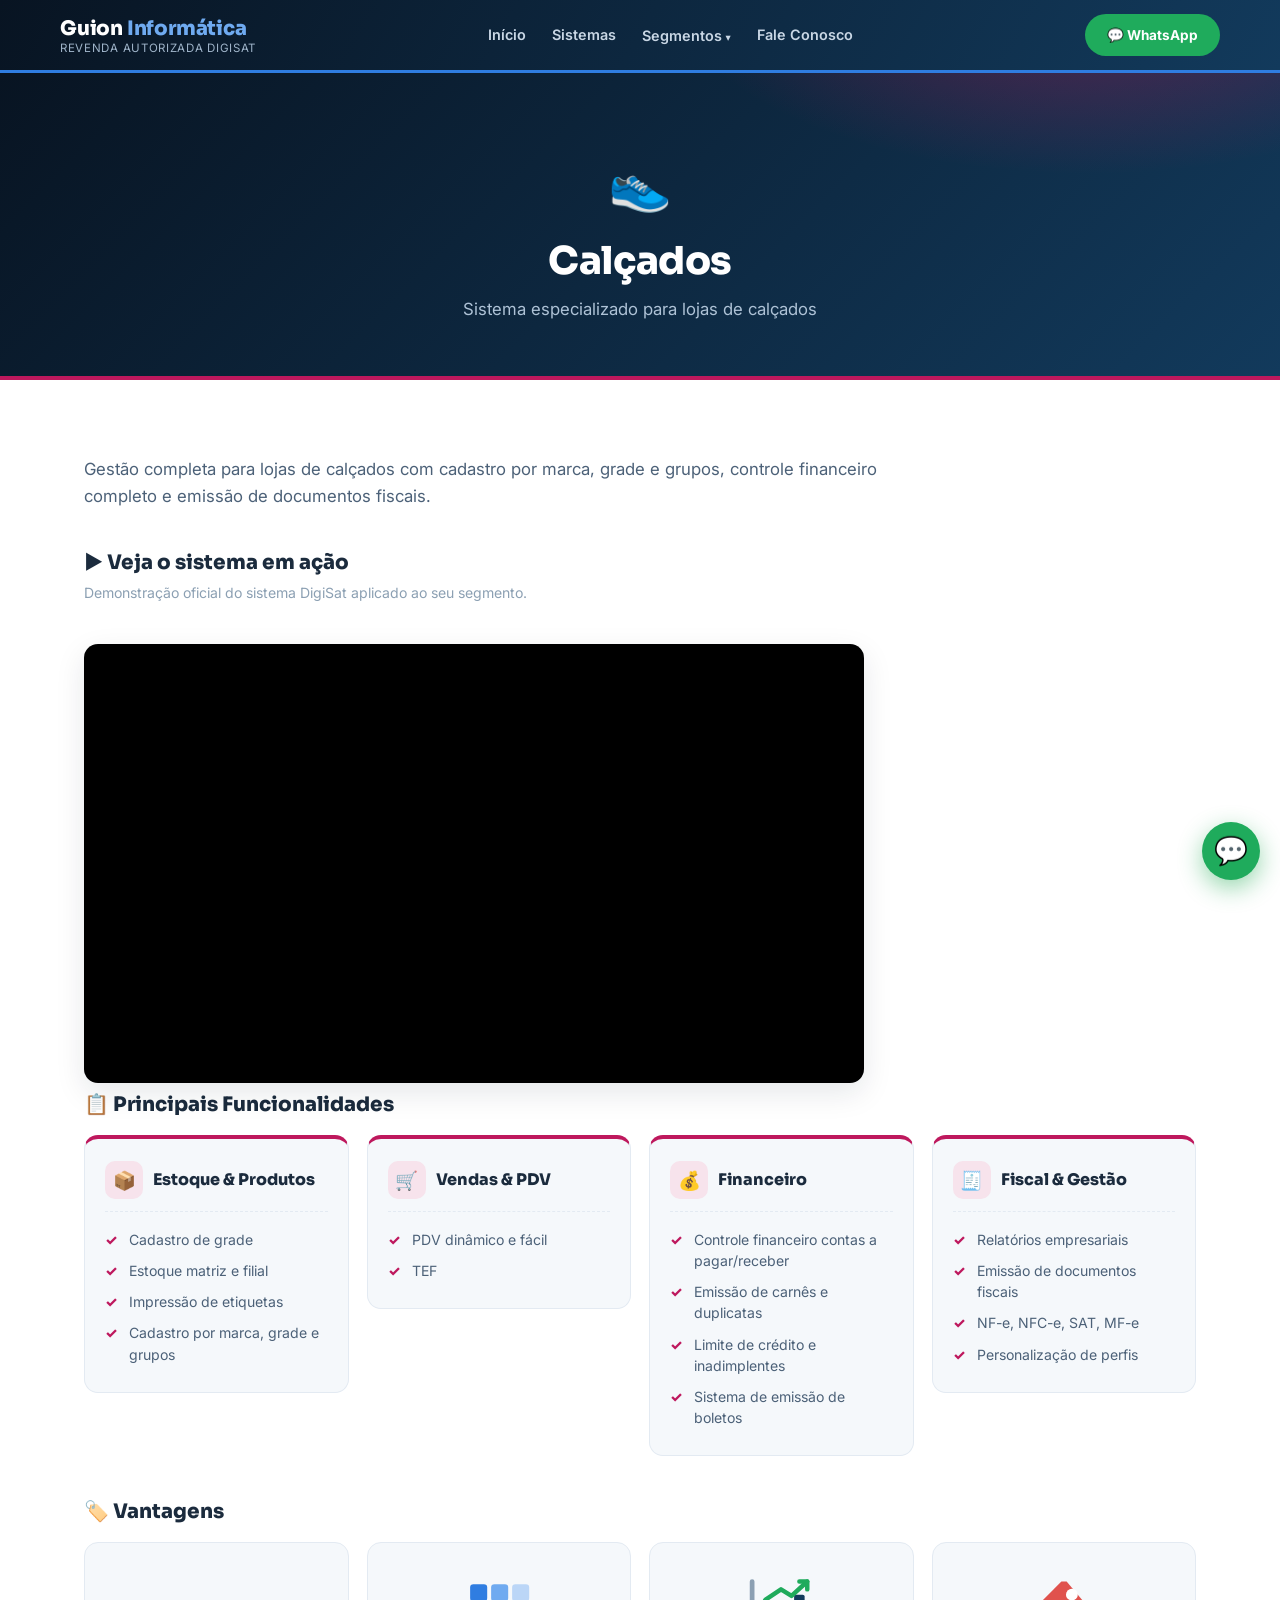
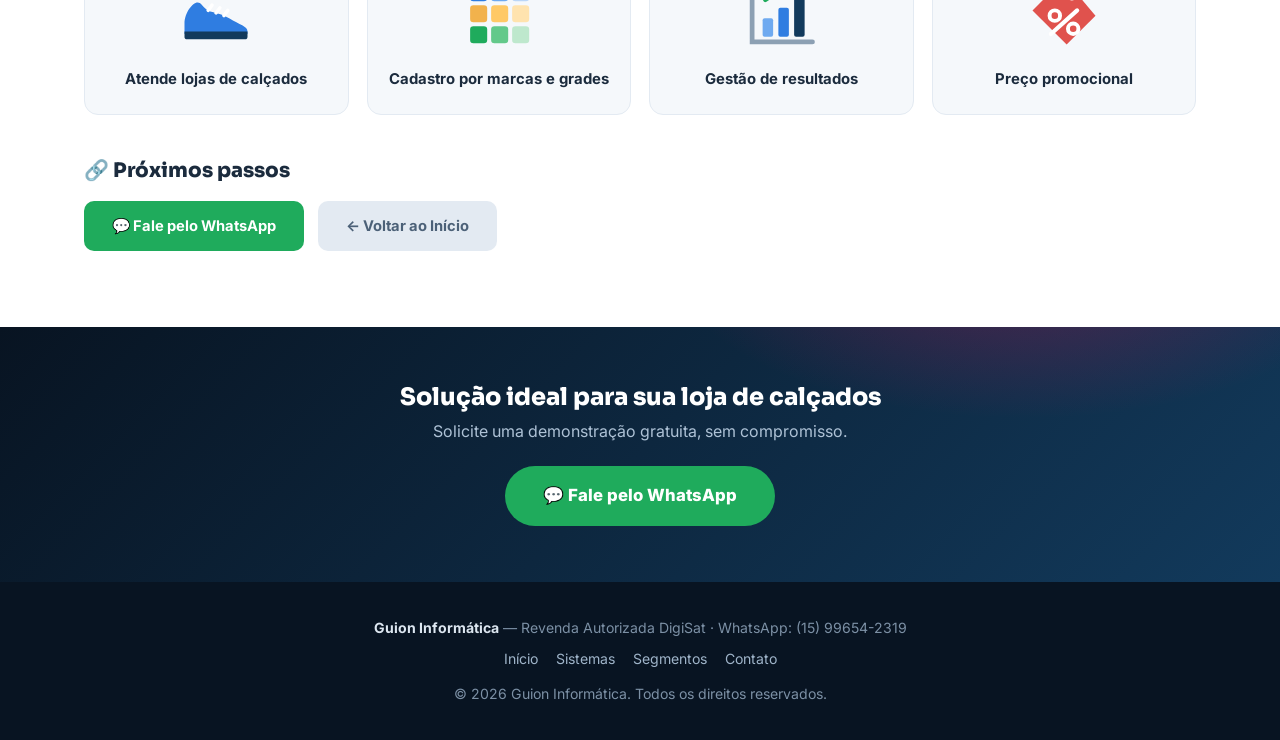
<file: calcados.html>
<!DOCTYPE html>
<html lang="pt-BR">
<head>
    <meta charset="UTF-8">
    <meta name="viewport" content="width=device-width, initial-scale=1.0">
    <title>Calçados — Sistema de Gestão | Guion Informática · Revenda DigiSat</title>
    <meta name="description" content="Sistema para lojas de calçados: cadastro por grade, PDV, financeiro e emissão fiscal. Guion Informática, revenda autorizada DigiSat.">
    <link rel="canonical" href="https://guioninformatica.com.br/calcados">
    <meta property="og:title" content="Calçados — Sistema de Gestão | Guion Informática">
    <meta property="og:description" content="Sistema para lojas de calçados: cadastro por grade, PDV, financeiro e emissão fiscal. Guion Informática, revenda autorizada DigiSat.">
    <meta property="og:url" content="https://guioninformatica.com.br/calcados">
    <meta property="og:type" content="website">
    <link rel="preconnect" href="https://fonts.googleapis.com">
    <link rel="preconnect" href="https://fonts.gstatic.com" crossorigin>
    <link href="https://fonts.googleapis.com/css2?family=Inter:wght@400;600;700&family=Sora:wght@700;800&display=swap" rel="stylesheet">
    <link rel="stylesheet" href="css/style.css">
    <style>:root { --accent: #BE185D; }</style>
</head>
<body>

    <header>
        <div class="container header-inner">
            <div class="logo-area">
                <a href="index.html">
                    <div class="name">Guion <span>Informática</span></div>
                    <div class="tagline">Revenda Autorizada DigiSat</div>
                </a>
            </div>
            <button class="menu-toggle" aria-label="Abrir menu" aria-expanded="false">☰</button>
            <nav class="main-nav">
                <a href="index.html">Início</a>
                <a href="index.html#sistemas">Sistemas</a>
                <div class="dropdown">
                    <a href="index.html#segmentos">Segmentos</a>
                    <div class="dropdown-content">
                        <a href="autopecas.html">🔧 Autopeças</a>
                        <a href="calcados.html">👟 Calçados</a>
                        <a href="comercio-geral.html">🏪 Comércio em Geral</a>
                        <a href="confeccoes.html">👗 Lojas de Confecções</a>
                        <a href="varejo.html">🛍️ Lojas de Varejo</a>
                        <a href="mercados.html">🛒 Mercados e Supermercados</a>
                        <a href="oficinas.html">🔩 Oficinas</a>
                        <a href="papelarias.html">📚 Papelarias</a>
                    </div>
                </div>
                <a href="index.html#contato">Fale Conosco</a>
            </nav>
            <div class="header-cta">
                <a href="https://wa.me/5515996542319?text=Ol%C3%A1%21%20Vim%20pelo%20site%20da%20Guion%20Inform%C3%A1tica%20e%20quero%20uma%20demonstra%C3%A7%C3%A3o%20do%20sistema%20DigiSat%20para%20cal%C3%A7ados." target="_blank" rel="noopener">💬 WhatsApp</a>
            </div>
        </div>
    </header>

    <div class="banner-segmento">
        <div class="container">
            <div class="icone">👟</div>
            <h1>Calçados</h1>
            <p>Sistema especializado para lojas de calçados</p>
        </div>
    </div>

    <section class="conteudo-segmento">
        <div class="container">
            <p class="descricao">Gestão completa para lojas de calçados com cadastro por marca, grade e grupos, controle financeiro completo e emissão de documentos fiscais.</p>

            <h2>▶️ Veja o sistema em ação</h2>
            <p class="video-legenda">Demonstração oficial do sistema DigiSat aplicado ao seu segmento.</p>
            <div class="video-frame video-destaque"><iframe src="https://www.youtube-nocookie.com/embed/iWcGYeL02bI" title="Sistema DigiSat para Calçados — demonstração" loading="lazy" allow="accelerometer; autoplay; clipboard-write; encrypted-media; gyroscope; picture-in-picture; web-share" referrerpolicy="strict-origin-when-cross-origin" allowfullscreen></iframe></div>

            <h2>📋 Principais Funcionalidades</h2>
            <div class="func-groups">
                <div class="func-group">
                    <div class="fg-head"><span class="fg-icon">📦</span><h3>Estoque & Produtos</h3></div>
                    <ul>
                        <li>Cadastro de grade</li>
                        <li>Estoque matriz e filial</li>
                        <li>Impressão de etiquetas</li>
                        <li>Cadastro por marca, grade e grupos</li>
                    </ul>
                </div>
                <div class="func-group">
                    <div class="fg-head"><span class="fg-icon">🛒</span><h3>Vendas & PDV</h3></div>
                    <ul>
                        <li>PDV dinâmico e fácil</li>
                        <li>TEF</li>
                    </ul>
                </div>
                <div class="func-group">
                    <div class="fg-head"><span class="fg-icon">💰</span><h3>Financeiro</h3></div>
                    <ul>
                        <li>Controle financeiro contas a pagar/receber</li>
                        <li>Emissão de carnês e duplicatas</li>
                        <li>Limite de crédito e inadimplentes</li>
                        <li>Sistema de emissão de boletos</li>
                    </ul>
                </div>
                <div class="func-group">
                    <div class="fg-head"><span class="fg-icon">🧾</span><h3>Fiscal & Gestão</h3></div>
                    <ul>
                        <li>Relatórios empresariais</li>
                        <li>Emissão de documentos fiscais</li>
                        <li>NF-e, NFC-e, SAT, MF-e</li>
                        <li>Personalização de perfis</li>
                    </ul>
                </div>
            </div>

            <h2>🏷️ Vantagens</h2>
            <div class="vantagens-grid">
                <div class="card-vantagem">
                    <svg viewBox="0 0 64 64" xmlns="http://www.w3.org/2000/svg" aria-hidden="true">
<path d="M8 40c0-8 6-16 10-16 3 0 4 4 8 6s10 2 16 6c8 5 14 6 14 10v2H8z" fill="#2F7DE1"/>
<path d="M8 46h48v4a2 2 0 0 1-2 2H10a2 2 0 0 1-2-2z" fill="#123A5C"/>
<path d="M26 30l3-4m3 6 3-4m3 6 3-4" stroke="#fff" stroke-width="2.6" stroke-linecap="round"/>
</svg>
                    <div class="label">Atende lojas de calçados</div>
                </div>
                <div class="card-vantagem">
                    <svg viewBox="0 0 64 64" xmlns="http://www.w3.org/2000/svg" aria-hidden="true">
<rect x="10" y="10" width="13" height="13" rx="2.5" fill="#2F7DE1"/><rect x="26" y="10" width="13" height="13" rx="2.5" fill="#6FAAF0"/><rect x="42" y="10" width="13" height="13" rx="2.5" fill="#BBD6F7"/>
<rect x="10" y="26" width="13" height="13" rx="2.5" fill="#F2B24C"/><rect x="26" y="26" width="13" height="13" rx="2.5" fill="#FFC966"/><rect x="42" y="26" width="13" height="13" rx="2.5" fill="#FFE3AE"/>
<rect x="10" y="42" width="13" height="13" rx="2.5" fill="#1FAB5C"/><rect x="26" y="42" width="13" height="13" rx="2.5" fill="#63C98A"/><rect x="42" y="42" width="13" height="13" rx="2.5" fill="#BEE8CD"/>
</svg>
                    <div class="label">Cadastro por marcas e grades</div>
                </div>
                <div class="card-vantagem">
                    <svg viewBox="0 0 64 64" xmlns="http://www.w3.org/2000/svg" aria-hidden="true">
<path d="M10 8v46h46" stroke="#8CA0B3" stroke-width="3.6" stroke-linecap="round" fill="none"/>
<rect x="18" y="36" width="8" height="14" rx="1.5" fill="#6FAAF0"/><rect x="30" y="28" width="8" height="22" rx="1.5" fill="#2F7DE1"/><rect x="42" y="18" width="8" height="32" rx="1.5" fill="#123A5C"/>
<path d="M20 22l12-8 8 5 12-11" stroke="#1FAB5C" stroke-width="3.4" stroke-linecap="round" stroke-linejoin="round" fill="none"/>
<path d="M46 8h6v6" stroke="#1FAB5C" stroke-width="3.4" stroke-linecap="round" stroke-linejoin="round" fill="none"/>
</svg>
                    <div class="label">Gestão de resultados</div>
                </div>
                <div class="card-vantagem">
                    <svg viewBox="0 0 64 64" xmlns="http://www.w3.org/2000/svg" aria-hidden="true">
<path d="M30 8 8 30l26 26 22-22L34 8z" fill="#E0524D" transform="rotate(0 32 32)"/>
<circle cx="38" cy="18" r="4.5" fill="#fff"/>
<circle cx="25" cy="34" r="4" fill="none" stroke="#fff" stroke-width="3"/><circle cx="39" cy="44" r="4" fill="none" stroke="#fff" stroke-width="3"/>
<path d="M22 48 42 30" stroke="#fff" stroke-width="3.2" stroke-linecap="round"/>
</svg>
                    <div class="label">Preço promocional</div>
                </div>
            </div>

            <h2>🔗 Próximos passos</h2>
            <div class="links-uteis">
                <a class="btn-whatsapp-seg" href="https://wa.me/5515996542319?text=Ol%C3%A1%21%20Vim%20pelo%20site%20da%20Guion%20Inform%C3%A1tica%20e%20quero%20uma%20demonstra%C3%A7%C3%A3o%20do%20sistema%20DigiSat%20para%20cal%C3%A7ados." target="_blank" rel="noopener">💬 Fale pelo WhatsApp</a>
                <a class="btn-voltar" href="index.html">← Voltar ao Início</a>
            </div>
        </div>
    </section>

    <div class="cta-segmento">
        <div class="container">
            <h2>Solução ideal para sua loja de calçados</h2>
            <p>Solicite uma demonstração gratuita, sem compromisso.</p>
            <a class="btn-whatsapp" href="https://wa.me/5515996542319?text=Ol%C3%A1%21%20Vim%20pelo%20site%20da%20Guion%20Inform%C3%A1tica%20e%20quero%20uma%20demonstra%C3%A7%C3%A3o%20do%20sistema%20DigiSat%20para%20cal%C3%A7ados." target="_blank" rel="noopener">💬 Fale pelo WhatsApp</a>
        </div>
    </div>

    <footer>
        <div class="container">
            <strong>Guion Informática</strong> — Revenda Autorizada DigiSat · WhatsApp: (15) 99654-2319
            <div class="foot-links">
                <a href="index.html">Início</a>
                <a href="index.html#sistemas">Sistemas</a>
                <a href="index.html#segmentos">Segmentos</a>
                <a href="index.html#contato">Contato</a>
            </div>
            © 2026 Guion Informática. Todos os direitos reservados.
        </div>
    </footer>

    <a class="whats-float" href="https://wa.me/5515996542319?text=Ol%C3%A1%21%20Vim%20pelo%20site%20da%20Guion%20Inform%C3%A1tica%20e%20quero%20uma%20demonstra%C3%A7%C3%A3o%20do%20sistema%20DigiSat%20para%20cal%C3%A7ados." target="_blank" rel="noopener" aria-label="Conversar no WhatsApp">💬</a>

    <script src="js/main.js"></script>
</body>
</html>
</file>
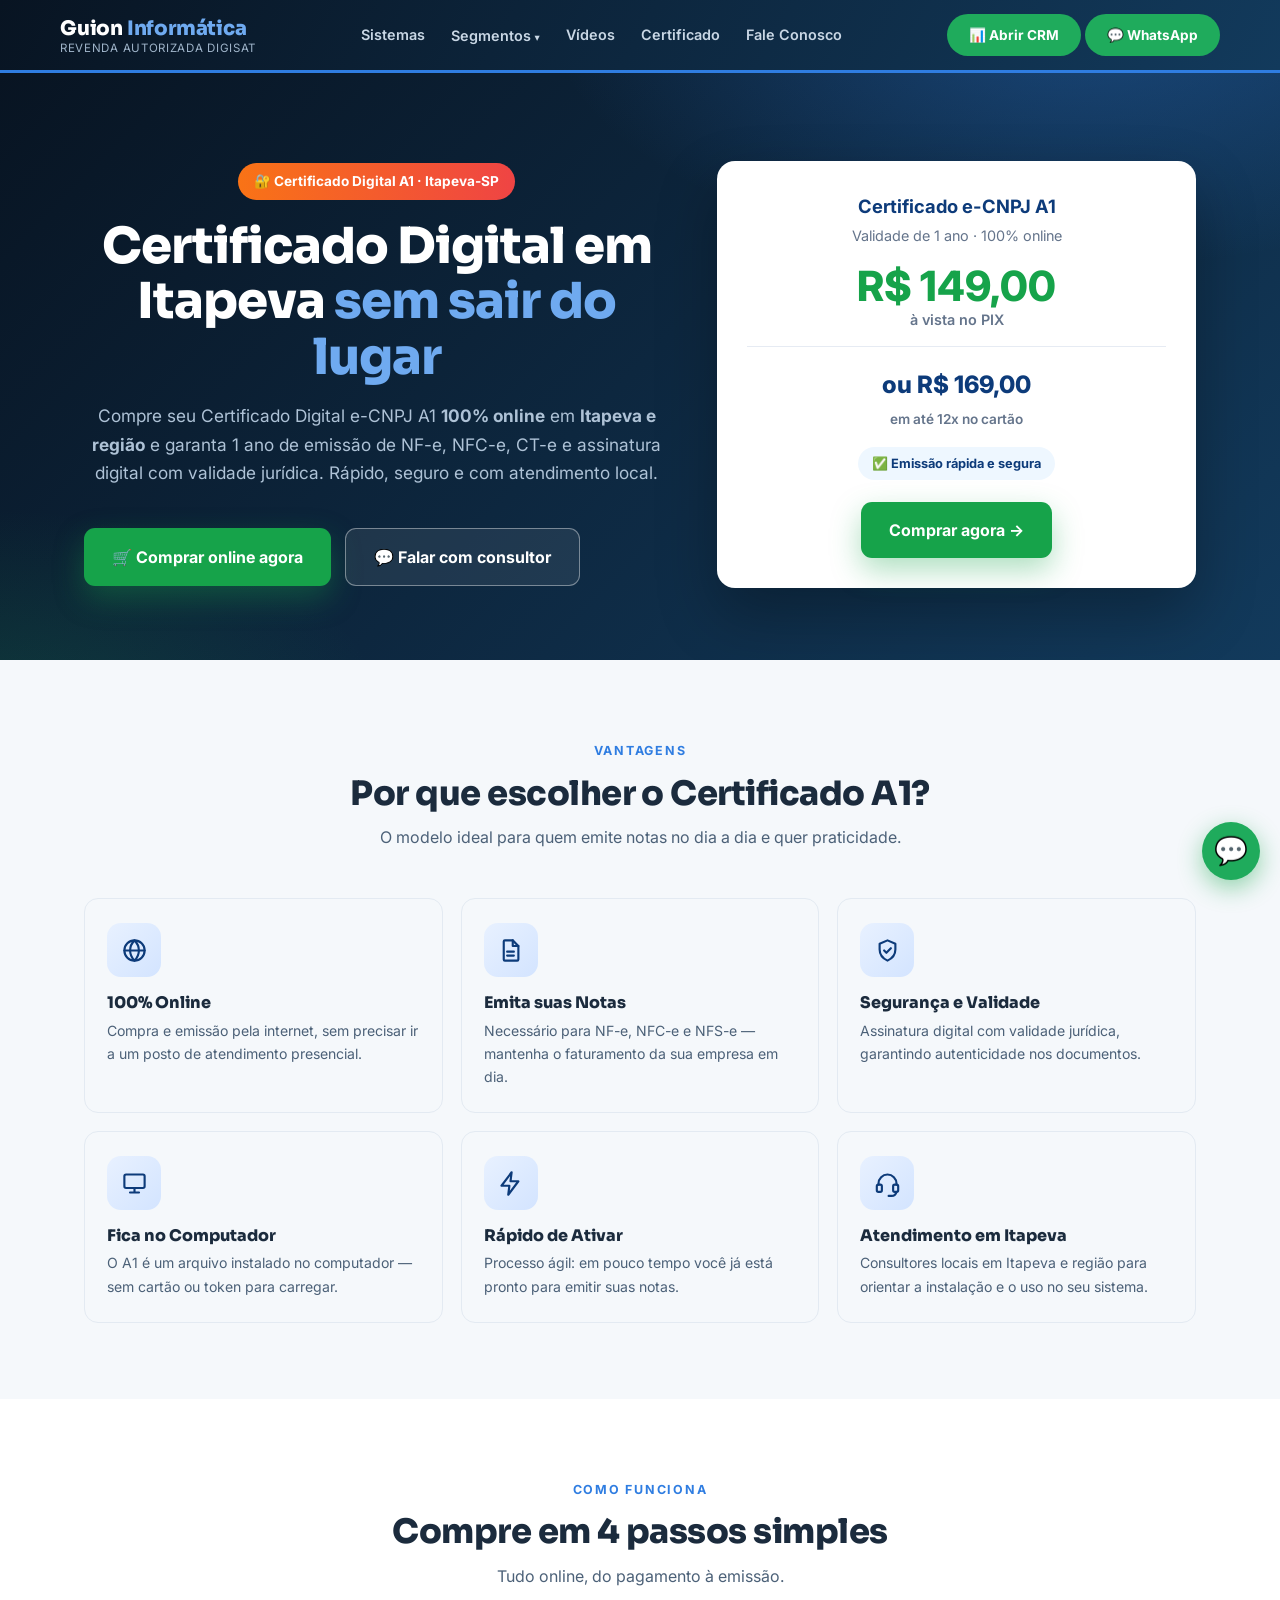
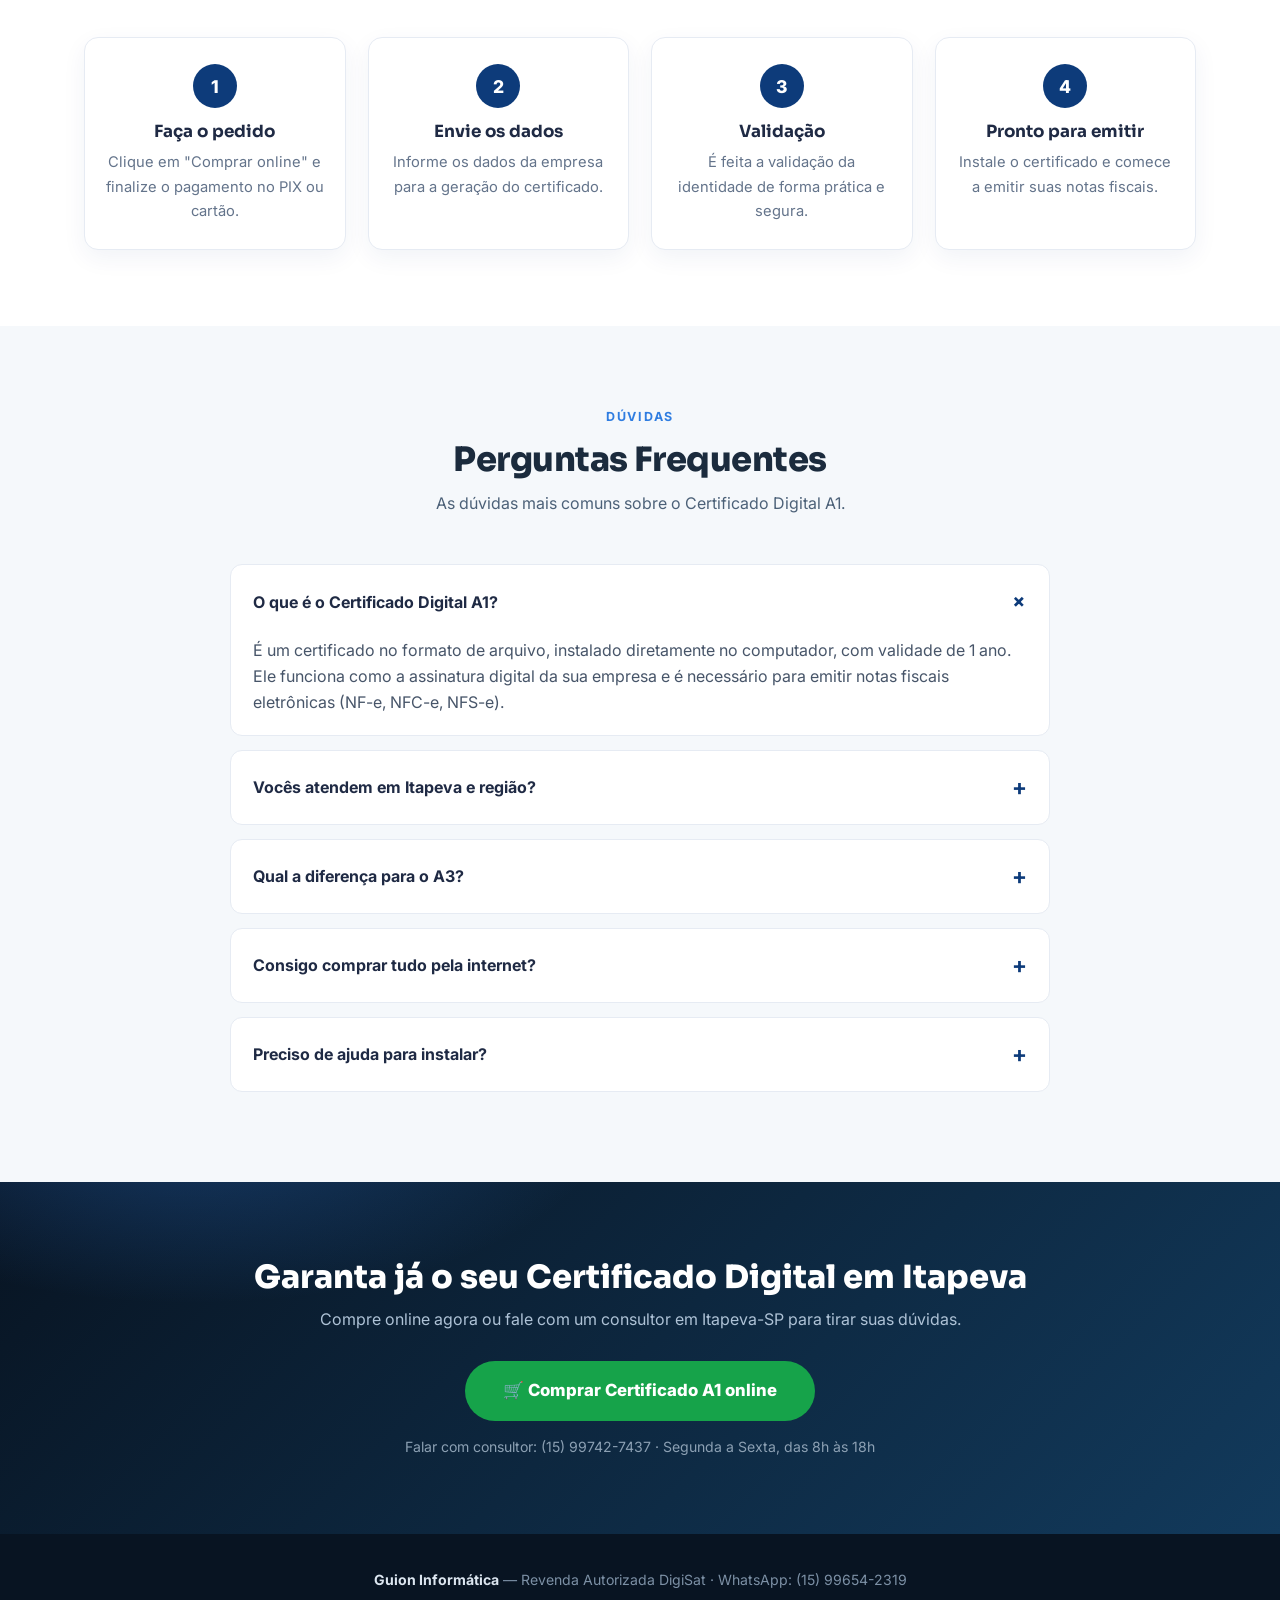
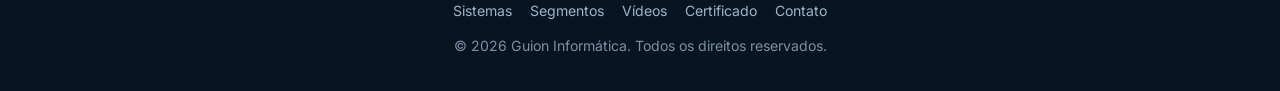
<file: certificado.html>
<!DOCTYPE html>
<html lang="pt-BR">
<head>
    <meta charset="UTF-8">
    <meta name="viewport" content="width=device-width, initial-scale=1.0">
    <title>Certificado Digital em Itapeva-SP | Certificado A1 Online | Guion Informática</title>
    <meta name="description" content="Certificado Digital A1 em Itapeva e região, 100% online. Emita NF-e, NFC-e, CT-e e assine documentos com validade jurídica. R$ 149,00 no PIX ou R$ 169,00 em até 12x no cartão. Atendimento local com consultor em Itapeva-SP.">
    <meta name="keywords" content="certificado digital, certificado digital Itapeva, certificado digital em Itapeva, certificado digital A1 Itapeva, certificado digital A1, e-CNPJ A1, certificado digital online, certificado digital Itapeva SP, emissão de certificado digital, NF-e, NFC-e, CT-e, comprar certificado digital Itapeva">
    <meta name="robots" content="index, follow">
    <link rel="canonical" href="https://guioninformatica.com.br/certificado.html">
    <meta name="geo.region" content="BR-SP">
    <meta name="geo.placename" content="Itapeva, São Paulo">
    <meta name="geo.position" content="-23.9822;-48.8756">
    <meta name="ICBM" content="-23.9822, -48.8756">
    <meta property="og:title" content="Certificado Digital em Itapeva-SP | Certificado A1 Online | Guion Informática">
    <meta property="og:description" content="Certificado Digital A1 em Itapeva e região, 100% online. Emita NF-e, NFC-e e CT-e. R$ 149,00 no PIX ou R$ 169,00 em até 12x. Atendimento local com consultor.">
    <meta property="og:url" content="https://guioninformatica.com.br/certificado.html">
    <meta property="og:type" content="website">
    <meta property="og:locale" content="pt_BR">
    <meta property="og:site_name" content="Guion Informática">
    <meta name="twitter:card" content="summary_large_image">
    <meta name="twitter:title" content="Certificado Digital em Itapeva-SP | Certificado A1 Online">
    <meta name="twitter:description" content="Certificado Digital A1 em Itapeva e região, 100% online. NF-e, NFC-e, CT-e. R$ 149 no PIX ou R$ 169 em 12x.">

    <!-- Dados estruturados: negócio local + produto + FAQ (rich results) -->
    <script type="application/ld+json">
    {
      "@context": "https://schema.org",
      "@type": "LocalBusiness",
      "name": "Guion Informática — Certificado Digital em Itapeva",
      "description": "Venda de Certificado Digital A1 (e-CNPJ) 100% online em Itapeva e região, para emissão de NF-e, NFC-e, CT-e e assinatura digital de documentos.",
      "url": "https://guioninformatica.com.br/certificado.html",
      "telephone": "+55-15-99742-7437",
      "priceRange": "R$",
      "address": {
        "@type": "PostalAddress",
        "addressLocality": "Itapeva",
        "addressRegion": "SP",
        "addressCountry": "BR"
      },
      "geo": {
        "@type": "GeoCoordinates",
        "latitude": -23.9822,
        "longitude": -48.8756
      },
      "areaServed": [
        { "@type": "City", "name": "Itapeva" },
        { "@type": "AdministrativeArea", "name": "Itapeva e região - SP" }
      ],
      "openingHours": "Mo-Fr 08:00-18:00",
      "makesOffer": {
        "@type": "Offer",
        "priceCurrency": "BRL",
        "price": "149.00",
        "availability": "https://schema.org/InStock",
        "itemOffered": {
          "@type": "Product",
          "name": "Certificado Digital A1 (e-CNPJ)",
          "description": "Certificado Digital A1 com validade de 1 ano para emissão de NF-e, NFC-e, CT-e e assinatura digital."
        }
      }
    }
    </script>
    <script type="application/ld+json">
    {
      "@context": "https://schema.org",
      "@type": "FAQPage",
      "mainEntity": [
        {
          "@type": "Question",
          "name": "O que é o Certificado Digital A1?",
          "acceptedAnswer": { "@type": "Answer", "text": "É um certificado no formato de arquivo, instalado no computador, com validade de 1 ano. Funciona como a assinatura digital da empresa e é necessário para emitir notas fiscais eletrônicas (NF-e, NFC-e, NFS-e)." }
        },
        {
          "@type": "Question",
          "name": "Vocês atendem em Itapeva e região?",
          "acceptedAnswer": { "@type": "Answer", "text": "Sim. A Guion Informática atende Itapeva-SP e toda a região com atendimento próximo. O certificado é emitido 100% online, então você compra sem sair de casa ou da empresa." }
        },
        {
          "@type": "Question",
          "name": "Consigo comprar tudo pela internet?",
          "acceptedAnswer": { "@type": "Answer", "text": "Sim, a compra é 100% online. Você paga no PIX (R$ 149,00 à vista) ou no cartão (R$ 169,00 em até 12x) e segue o processo de emissão sem precisar ir a um posto presencial." }
        },
        {
          "@type": "Question",
          "name": "Preciso de ajuda para instalar?",
          "acceptedAnswer": { "@type": "Answer", "text": "Nosso time de consultores em Itapeva ajuda na instalação e configuração no seu sistema. Basta chamar no WhatsApp (15) 99742-7437." }
        }
      ]
    }
    </script>
    <link rel="preconnect" href="https://fonts.googleapis.com">
    <link rel="preconnect" href="https://fonts.gstatic.com" crossorigin>
    <link href="https://fonts.googleapis.com/css2?family=Inter:wght@400;600;700&family=Sora:wght@700;800&display=swap" rel="stylesheet">
    <link rel="stylesheet" href="css/style.css">

    <!-- ===== Estilos scoped da página de Certificado ===== -->
    <style>
      .cert-hero .container{position:relative;z-index:1;}
      .cert-hero-grid{display:grid;grid-template-columns:1.1fr .9fr;gap:48px;align-items:center;}
      .cert-badge{display:inline-block;background:linear-gradient(90deg,#f97316,#ef4444);color:#fff;
        font-weight:700;padding:7px 16px;border-radius:999px;font-size:.85rem;margin-bottom:14px;}
      .cert-hero-grid h1{line-height:1.12;margin:.1em 0 .35em;}
      .cert-cta-row{display:flex;gap:14px;flex-wrap:wrap;margin-top:26px;}
      .cert-btn{display:inline-flex;align-items:center;gap:8px;font-weight:700;padding:15px 28px;
        border-radius:11px;text-decoration:none;transition:transform .2s,filter .2s,box-shadow .2s;}
      .cert-btn--buy{background:#16a34a;color:#fff;box-shadow:0 12px 30px rgba(22,163,74,.35);}
      .cert-btn--buy:hover{transform:translateY(-2px);filter:brightness(1.06);}
      .cert-btn--talk{background:rgba(255,255,255,.08);color:#fff;border:1px solid rgba(255,255,255,.4);}
      .cert-btn--talk:hover{transform:translateY(-2px);background:rgba(255,255,255,.16);}

      /* Card de preço */
      .cert-price-card{background:#fff;border-radius:18px;padding:30px;color:#1f2a44;
        box-shadow:0 26px 60px rgba(0,0,0,.28);text-align:center;}
      .cert-price-card .tipo{font-weight:700;color:#0d3b7a;font-size:1.15rem;margin-bottom:2px;}
      .cert-price-card .val-sub{color:#64748b;font-size:.9rem;margin-bottom:18px;}
      .cert-price-card .pix{font-size:2.6rem;font-weight:800;color:#16a34a;line-height:1;margin:6px 0;}
      .cert-price-card .pix small{display:block;font-size:.9rem;color:#64748b;font-weight:600;margin-top:6px;}
      .cert-price-card .divisor{border:0;border-top:1px solid #e6ebf3;margin:18px 0;}
      .cert-price-card .cartao{font-size:1.5rem;font-weight:800;color:#0d3b7a;}
      .cert-price-card .cartao small{display:block;font-size:.85rem;color:#64748b;font-weight:600;margin-top:4px;}
      .cert-price-card .selo{display:inline-block;margin-top:16px;background:#eef7ff;color:#0d3b7a;
        font-weight:700;font-size:.8rem;padding:6px 14px;border-radius:999px;}

      /* Passo a passo */
      .passos-grid{display:grid;grid-template-columns:repeat(4,1fr);gap:22px;}
      .passo{background:#fff;border:1px solid #e6ebf3;border-radius:14px;padding:26px 20px;text-align:center;
        box-shadow:0 8px 24px rgba(13,59,122,.06);}
      .passo .num{width:44px;height:44px;margin:0 auto 14px;border-radius:50%;background:#0d3b7a;color:#fff;
        font-weight:800;display:flex;align-items:center;justify-content:center;font-size:1.1rem;}
      .passo h3{margin:0 0 8px;font-size:1.05rem;color:#1f2a44;}
      .passo p{margin:0;color:#64748b;font-size:.92rem;}

      /* FAQ */
      .faq-wrap{max-width:820px;margin:0 auto;}
      .faq-item{background:#fff;border:1px solid #e6ebf3;border-radius:12px;margin-bottom:14px;overflow:hidden;}
      .faq-item summary{cursor:pointer;padding:18px 22px;font-weight:700;color:#1f2a44;list-style:none;
        display:flex;justify-content:space-between;align-items:center;gap:12px;}
      .faq-item summary::-webkit-details-marker{display:none;}
      .faq-item summary::after{content:"+";font-size:1.4rem;color:#0d3b7a;transition:transform .2s;}
      .faq-item[open] summary::after{transform:rotate(45deg);}
      .faq-item .faq-a{padding:0 22px 20px;color:#475569;line-height:1.6;}

      /* Ícones das vantagens (SVG com badge) */
      .motivos-grid .card-motivo .icon{width:54px;height:54px;display:inline-flex;align-items:center;
        justify-content:center;background:linear-gradient(135deg,#e8f1ff,#d3e4ff);border-radius:14px;
        margin-bottom:16px;font-size:0;}
      .motivos-grid .card-motivo .icon svg{width:27px;height:27px;stroke:#0d3b7a;fill:none;stroke-width:1.9;
        stroke-linecap:round;stroke-linejoin:round;}

      @media (max-width:900px){
        .cert-hero-grid{grid-template-columns:1fr;gap:30px;}
        .passos-grid{grid-template-columns:1fr 1fr;}
      }
      @media (max-width:560px){
        .passos-grid{grid-template-columns:1fr;}
        .cert-cta-row{flex-direction:column;}
        .cert-btn{justify-content:center;}
      }
    </style>
</head>
<body>

    <header>
        <div class="container header-inner">
            <div class="logo-area">
                <a href="index.html">
                    <div class="name">Guion <span>Informática</span></div>
                    <div class="tagline">Revenda Autorizada DigiSat</div>
                </a>
            </div>
            <button class="menu-toggle" aria-label="Abrir menu" aria-expanded="false">☰</button>
            <nav class="main-nav">
                <a href="index.html#sistemas">Sistemas</a>
                <div class="dropdown">
                    <a href="index.html#segmentos">Segmentos</a>
                    <div class="dropdown-content">
                        <a href="autopecas.html">🔧 Autopeças</a>
                        <a href="calcados.html">👟 Calçados</a>
                        <a href="comercio-geral.html">🏪 Comércio em Geral</a>
                        <a href="confeccoes.html">👗 Lojas de Confecções</a>
                        <a href="varejo.html">🛍️ Lojas de Varejo</a>
                        <a href="mercados.html">🛒 Mercados e Supermercados</a>
                        <a href="oficinas.html">🔩 Oficinas</a>
                        <a href="papelarias.html">📚 Papelarias</a>
                    </div>
                </div>
                <a href="index.html#videos">Vídeos</a>
                <a href="certificado.html" class="active">Certificado</a>
                <a href="index.html#contato">Fale Conosco</a>
            </nav>
            <div class="header-cta">
                <a class="header-crm" href="https://bridge-crm-one.vercel.app/login" target="_blank" rel="noopener">📊 Abrir CRM</a>
                <a href="https://wa.me/5515997427437?text=Ol%C3%A1%21%20Vim%20pelo%20site%20e%20quero%20saber%20mais%20sobre%20o%20Certificado%20Digital%20A1." target="_blank" rel="noopener">💬 WhatsApp</a>
            </div>
        </div>
    </header>

    <div class="hero cert-hero">
        <div class="container">
            <div class="cert-hero-grid">
                <div>
                    <span class="cert-badge">🔐 Certificado Digital A1 · Itapeva-SP</span>
                    <h1>Certificado Digital em Itapeva <em>sem sair do lugar</em></h1>
                    <p class="sub">Compre seu Certificado Digital e-CNPJ A1 <strong>100% online</strong> em <strong>Itapeva e região</strong> e garanta 1 ano de emissão de NF-e, NFC-e, CT-e e assinatura digital com validade jurídica. Rápido, seguro e com atendimento local.</p>
                    <div class="cert-cta-row">
                        <a class="cert-btn cert-btn--buy" href="https://www.asaas.com/c/ndst8ztg9lzk8er2" target="_blank" rel="noopener">🛒 Comprar online agora</a>
                        <a class="cert-btn cert-btn--talk" href="https://wa.me/5515997427437?text=Ol%C3%A1%21%20Quero%20falar%20com%20um%20consultor%20sobre%20o%20Certificado%20Digital%20A1." target="_blank" rel="noopener">💬 Falar com consultor</a>
                    </div>
                </div>
                <div>
                    <div class="cert-price-card">
                        <div class="tipo">Certificado e-CNPJ A1</div>
                        <div class="val-sub">Validade de 1 ano · 100% online</div>
                        <div class="pix">R$ 149,00<small>à vista no PIX</small></div>
                        <hr class="divisor">
                        <div class="cartao">ou R$ 169,00<small>em até 12x no cartão</small></div>
                        <div class="selo">✅ Emissão rápida e segura</div>
                        <div class="cert-cta-row" style="margin-top:22px;justify-content:center;">
                            <a class="cert-btn cert-btn--buy" href="https://www.asaas.com/c/ndst8ztg9lzk8er2" target="_blank" rel="noopener">Comprar agora →</a>
                        </div>
                    </div>
                </div>
            </div>
        </div>
    </div>

    <section>
        <div class="container">
            <div class="section-head">
                <span class="eyebrow">Vantagens</span>
                <h2>Por que escolher o Certificado A1?</h2>
                <p>O modelo ideal para quem emite notas no dia a dia e quer praticidade.</p>
            </div>
            <div class="motivos-grid">
                <div class="card-motivo">
                    <div class="icon"><svg viewBox="0 0 24 24" aria-hidden="true"><circle cx="12" cy="12" r="9"/><path d="M3 12h18"/><path d="M12 3c2.5 2.5 3.9 5.7 3.9 9s-1.4 6.5-3.9 9c-2.5-2.5-3.9-5.7-3.9-9s1.4-6.5 3.9-9z"/></svg></div>
                    <h3>100% Online</h3><p>Compra e emissão pela internet, sem precisar ir a um posto de atendimento presencial.</p>
                </div>
                <div class="card-motivo">
                    <div class="icon"><svg viewBox="0 0 24 24" aria-hidden="true"><path d="M7 3h7l5 5v12a1 1 0 0 1-1 1H7a1 1 0 0 1-1-1V4a1 1 0 0 1 1-1z"/><path d="M14 3v5h5"/><path d="M9 13h6M9 16.5h6"/></svg></div>
                    <h3>Emita suas Notas</h3><p>Necessário para NF-e, NFC-e e NFS-e — mantenha o faturamento da sua empresa em dia.</p>
                </div>
                <div class="card-motivo">
                    <div class="icon"><svg viewBox="0 0 24 24" aria-hidden="true"><path d="M12 3l7 3v5c0 4.5-3 8-7 10-4-2-7-5.5-7-10V6l7-3z"/><path d="M9 12l2 2 4-4"/></svg></div>
                    <h3>Segurança e Validade</h3><p>Assinatura digital com validade jurídica, garantindo autenticidade nos documentos.</p>
                </div>
                <div class="card-motivo">
                    <div class="icon"><svg viewBox="0 0 24 24" aria-hidden="true"><rect x="3" y="4" width="18" height="12" rx="1.5"/><path d="M8 20h8M12 16v4"/></svg></div>
                    <h3>Fica no Computador</h3><p>O A1 é um arquivo instalado no computador — sem cartão ou token para carregar.</p>
                </div>
                <div class="card-motivo">
                    <div class="icon"><svg viewBox="0 0 24 24" aria-hidden="true"><path d="M13 2L4 14h7l-1 8 9-12h-7l1-8z"/></svg></div>
                    <h3>Rápido de Ativar</h3><p>Processo ágil: em pouco tempo você já está pronto para emitir suas notas.</p>
                </div>
                <div class="card-motivo">
                    <div class="icon"><svg viewBox="0 0 24 24" aria-hidden="true"><path d="M4 13v-1a8 8 0 0 1 16 0v1"/><rect x="2.5" y="13" width="4.5" height="6.5" rx="1.4"/><rect x="17" y="13" width="4.5" height="6.5" rx="1.4"/><path d="M20 19.5a4.5 4.5 0 0 1-4.5 3.5H13"/></svg></div>
                    <h3>Atendimento em Itapeva</h3><p>Consultores locais em Itapeva e região para orientar a instalação e o uso no seu sistema.</p>
                </div>
            </div>
        </div>
    </section>

    <section class="alt">
        <div class="container">
            <div class="section-head">
                <span class="eyebrow">Como funciona</span>
                <h2>Compre em 4 passos simples</h2>
                <p>Tudo online, do pagamento à emissão.</p>
            </div>
            <div class="passos-grid">
                <div class="passo"><div class="num">1</div><h3>Faça o pedido</h3><p>Clique em "Comprar online" e finalize o pagamento no PIX ou cartão.</p></div>
                <div class="passo"><div class="num">2</div><h3>Envie os dados</h3><p>Informe os dados da empresa para a geração do certificado.</p></div>
                <div class="passo"><div class="num">3</div><h3>Validação</h3><p>É feita a validação da identidade de forma prática e segura.</p></div>
                <div class="passo"><div class="num">4</div><h3>Pronto para emitir</h3><p>Instale o certificado e comece a emitir suas notas fiscais.</p></div>
            </div>
        </div>
    </section>

    <section>
        <div class="container">
            <div class="section-head">
                <span class="eyebrow">Dúvidas</span>
                <h2>Perguntas Frequentes</h2>
                <p>As dúvidas mais comuns sobre o Certificado Digital A1.</p>
            </div>
            <div class="faq-wrap">
                <details class="faq-item" open>
                    <summary>O que é o Certificado Digital A1?</summary>
                    <div class="faq-a">É um certificado no formato de arquivo, instalado diretamente no computador, com validade de 1 ano. Ele funciona como a assinatura digital da sua empresa e é necessário para emitir notas fiscais eletrônicas (NF-e, NFC-e, NFS-e).</div>
                </details>
                <details class="faq-item">
                    <summary>Vocês atendem em Itapeva e região?</summary>
                    <div class="faq-a">Sim! A Guion Informática atende Itapeva-SP e toda a região com atendimento próximo. Como o Certificado Digital A1 é emitido 100% online, você compra e recebe sem sair de casa ou da empresa — e conta com um consultor local para qualquer dúvida.</div>
                </details>
                <details class="faq-item">
                    <summary>Qual a diferença para o A3?</summary>
                    <div class="faq-a">O A1 fica salvo no computador como arquivo e tem validade de 1 ano — ideal para quem emite notas pelo sistema. O A3 fica em cartão ou token físico. Aqui o foco é o A1, com todo o processo online.</div>
                </details>
                <details class="faq-item">
                    <summary>Consigo comprar tudo pela internet?</summary>
                    <div class="faq-a">Sim! A compra é 100% online. Você paga no PIX (R$ 149,00 à vista) ou no cartão (R$ 169,00 em até 12x) e segue o processo de emissão sem precisar sair de casa ou da empresa.</div>
                </details>
                <details class="faq-item">
                    <summary>Preciso de ajuda para instalar?</summary>
                    <div class="faq-a">Nosso time de consultores ajuda você na instalação e configuração no seu sistema. É só chamar no WhatsApp (15) 99742-7437 que orientamos em cada etapa.</div>
                </details>
            </div>
        </div>
    </section>

    <section class="cta-final" id="contato">
        <div class="container">
            <h2>Garanta já o seu Certificado Digital em Itapeva</h2>
            <p>Compre online agora ou fale com um consultor em Itapeva-SP para tirar suas dúvidas.</p>
            <a class="btn-whatsapp" href="https://www.asaas.com/c/ndst8ztg9lzk8er2" target="_blank" rel="noopener" style="background:#16a34a;">🛒 Comprar Certificado A1 online</a>
            <div class="horario" style="margin-top:14px;">Falar com consultor: (15) 99742-7437 · Segunda a Sexta, das 8h às 18h</div>
        </div>
    </section>

    <footer>
        <div class="container">
            <strong>Guion Informática</strong> — Revenda Autorizada DigiSat · WhatsApp: (15) 99654-2319
            <div class="foot-links">
                <a href="index.html#sistemas">Sistemas</a>
                <a href="index.html#segmentos">Segmentos</a>
                <a href="index.html#videos">Vídeos</a>
                <a href="certificado.html">Certificado</a>
                <a href="index.html#contato">Contato</a>
            </div>
            © 2026 Guion Informática. Todos os direitos reservados.
        </div>
    </footer>

    <a class="whats-float" href="https://wa.me/5515997427437?text=Ol%C3%A1%21%20Quero%20saber%20mais%20sobre%20o%20Certificado%20Digital%20A1." target="_blank" rel="noopener" aria-label="Conversar no WhatsApp">💬</a>

    <script src="js/main.js"></script>
</body>
</html>
</file>
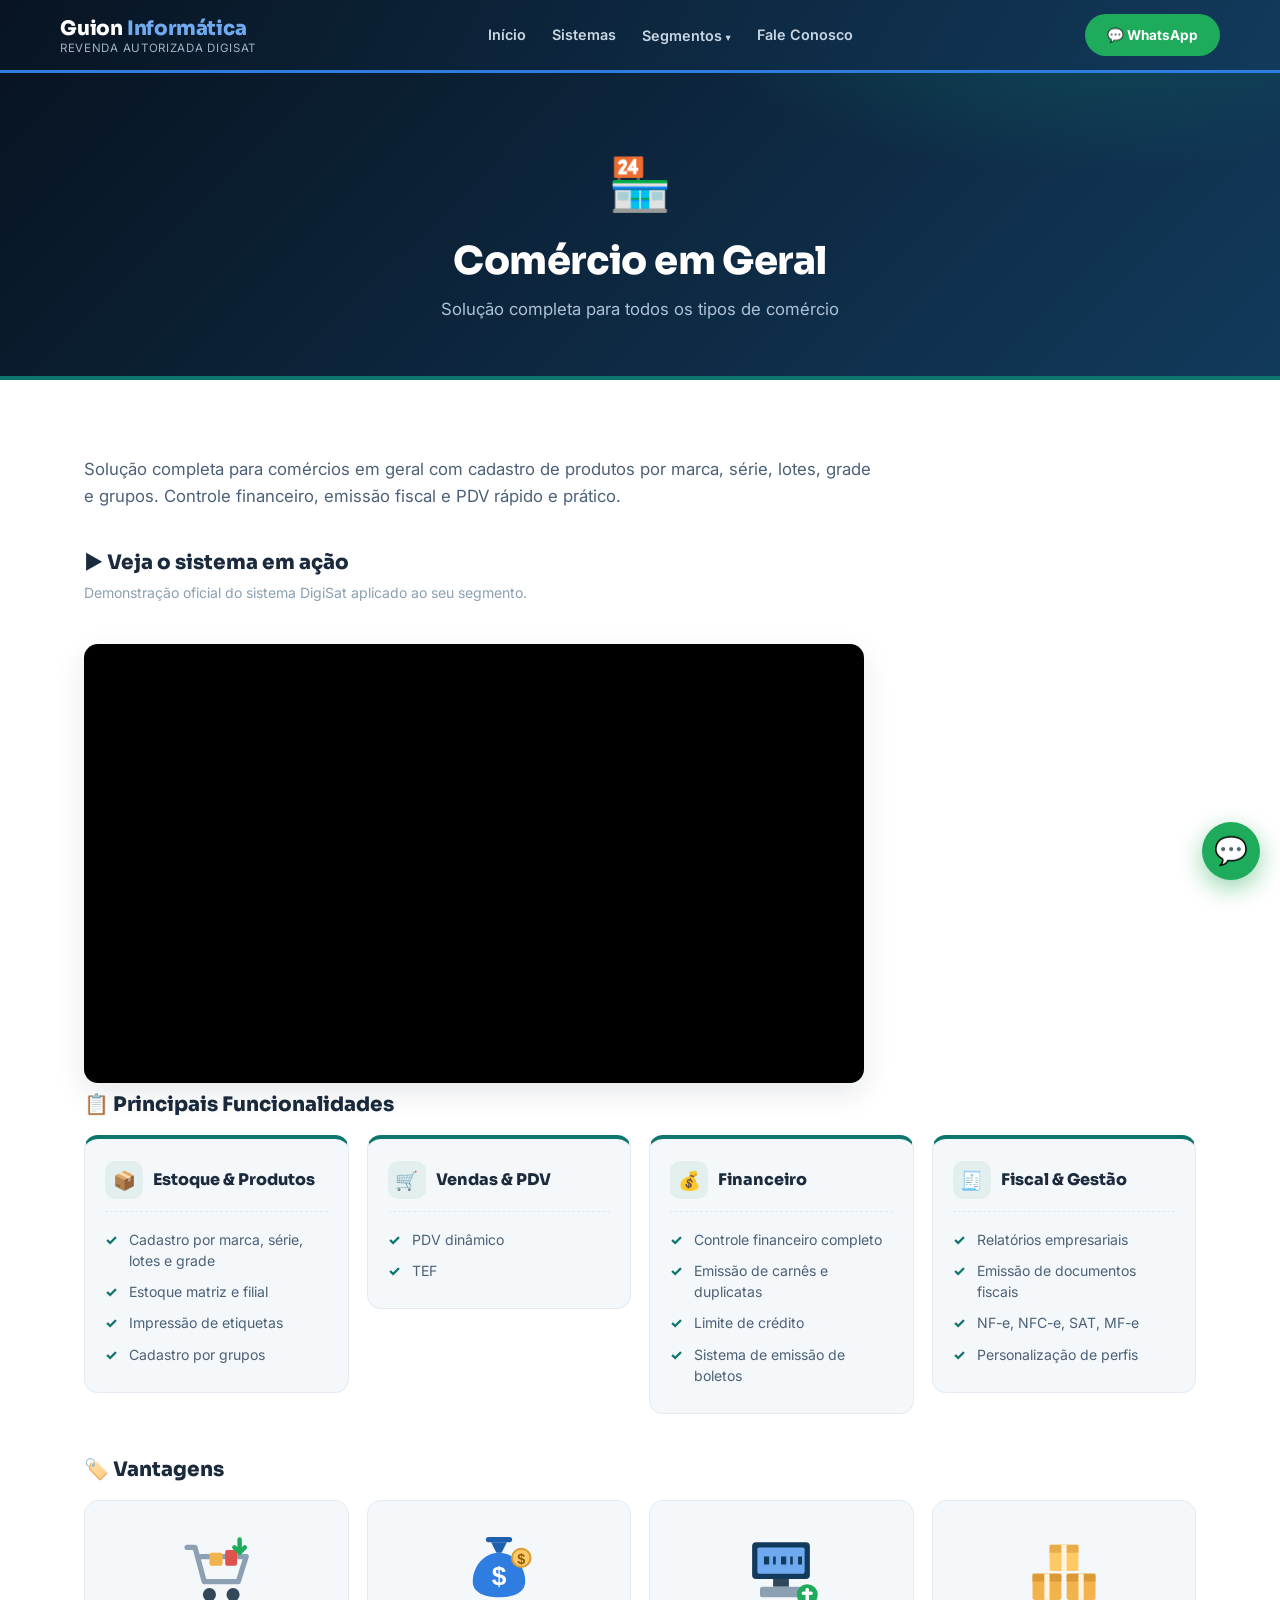
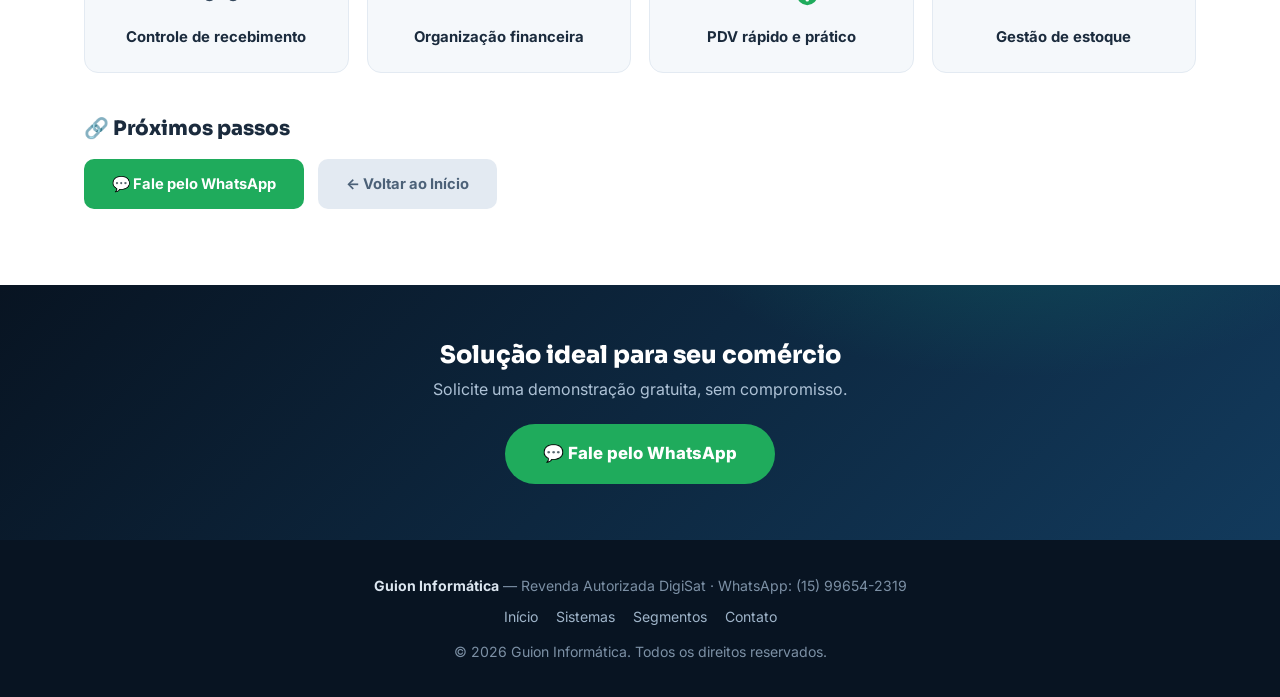
<file: comercio-geral.html>
<!DOCTYPE html>
<html lang="pt-BR">
<head>
    <meta charset="UTF-8">
    <meta name="viewport" content="width=device-width, initial-scale=1.0">
    <title>Comércio em Geral — Sistema de Gestão | Guion Informática · Revenda DigiSat</title>
    <meta name="description" content="Sistema de gestão para comércio: estoque, PDV, financeiro e emissão fiscal completa. Guion Informática, revenda autorizada DigiSat.">
    <link rel="canonical" href="https://guioninformatica.com.br/comercio-geral">
    <meta property="og:title" content="Comércio em Geral — Sistema de Gestão | Guion Informática">
    <meta property="og:description" content="Sistema de gestão para comércio: estoque, PDV, financeiro e emissão fiscal completa. Guion Informática, revenda autorizada DigiSat.">
    <meta property="og:url" content="https://guioninformatica.com.br/comercio-geral">
    <meta property="og:type" content="website">
    <link rel="preconnect" href="https://fonts.googleapis.com">
    <link rel="preconnect" href="https://fonts.gstatic.com" crossorigin>
    <link href="https://fonts.googleapis.com/css2?family=Inter:wght@400;600;700&family=Sora:wght@700;800&display=swap" rel="stylesheet">
    <link rel="stylesheet" href="css/style.css">
    <style>:root { --accent: #0F766E; }</style>
</head>
<body>

    <header>
        <div class="container header-inner">
            <div class="logo-area">
                <a href="index.html">
                    <div class="name">Guion <span>Informática</span></div>
                    <div class="tagline">Revenda Autorizada DigiSat</div>
                </a>
            </div>
            <button class="menu-toggle" aria-label="Abrir menu" aria-expanded="false">☰</button>
            <nav class="main-nav">
                <a href="index.html">Início</a>
                <a href="index.html#sistemas">Sistemas</a>
                <div class="dropdown">
                    <a href="index.html#segmentos">Segmentos</a>
                    <div class="dropdown-content">
                        <a href="autopecas.html">🔧 Autopeças</a>
                        <a href="calcados.html">👟 Calçados</a>
                        <a href="comercio-geral.html">🏪 Comércio em Geral</a>
                        <a href="confeccoes.html">👗 Lojas de Confecções</a>
                        <a href="varejo.html">🛍️ Lojas de Varejo</a>
                        <a href="mercados.html">🛒 Mercados e Supermercados</a>
                        <a href="oficinas.html">🔩 Oficinas</a>
                        <a href="papelarias.html">📚 Papelarias</a>
                    </div>
                </div>
                <a href="index.html#contato">Fale Conosco</a>
            </nav>
            <div class="header-cta">
                <a href="https://wa.me/5515996542319?text=Ol%C3%A1%21%20Vim%20pelo%20site%20da%20Guion%20Inform%C3%A1tica%20e%20quero%20uma%20demonstra%C3%A7%C3%A3o%20do%20sistema%20DigiSat%20para%20com%C3%A9rcio%20em%20geral." target="_blank" rel="noopener">💬 WhatsApp</a>
            </div>
        </div>
    </header>

    <div class="banner-segmento">
        <div class="container">
            <div class="icone">🏪</div>
            <h1>Comércio em Geral</h1>
            <p>Solução completa para todos os tipos de comércio</p>
        </div>
    </div>

    <section class="conteudo-segmento">
        <div class="container">
            <p class="descricao">Solução completa para comércios em geral com cadastro de produtos por marca, série, lotes, grade e grupos. Controle financeiro, emissão fiscal e PDV rápido e prático.</p>

            <h2>▶️ Veja o sistema em ação</h2>
            <p class="video-legenda">Demonstração oficial do sistema DigiSat aplicado ao seu segmento.</p>
            <div class="video-frame video-destaque"><iframe src="https://www.youtube-nocookie.com/embed/LeIyBUBiFTk" title="Sistema DigiSat para Comércio em Geral — demonstração" loading="lazy" allow="accelerometer; autoplay; clipboard-write; encrypted-media; gyroscope; picture-in-picture; web-share" referrerpolicy="strict-origin-when-cross-origin" allowfullscreen></iframe></div>

            <h2>📋 Principais Funcionalidades</h2>
            <div class="func-groups">
                <div class="func-group">
                    <div class="fg-head"><span class="fg-icon">📦</span><h3>Estoque & Produtos</h3></div>
                    <ul>
                        <li>Cadastro por marca, série, lotes e grade</li>
                        <li>Estoque matriz e filial</li>
                        <li>Impressão de etiquetas</li>
                        <li>Cadastro por grupos</li>
                    </ul>
                </div>
                <div class="func-group">
                    <div class="fg-head"><span class="fg-icon">🛒</span><h3>Vendas & PDV</h3></div>
                    <ul>
                        <li>PDV dinâmico</li>
                        <li>TEF</li>
                    </ul>
                </div>
                <div class="func-group">
                    <div class="fg-head"><span class="fg-icon">💰</span><h3>Financeiro</h3></div>
                    <ul>
                        <li>Controle financeiro completo</li>
                        <li>Emissão de carnês e duplicatas</li>
                        <li>Limite de crédito</li>
                        <li>Sistema de emissão de boletos</li>
                    </ul>
                </div>
                <div class="func-group">
                    <div class="fg-head"><span class="fg-icon">🧾</span><h3>Fiscal & Gestão</h3></div>
                    <ul>
                        <li>Relatórios empresariais</li>
                        <li>Emissão de documentos fiscais</li>
                        <li>NF-e, NFC-e, SAT, MF-e</li>
                        <li>Personalização de perfis</li>
                    </ul>
                </div>
            </div>

            <h2>🏷️ Vantagens</h2>
            <div class="vantagens-grid">
                <div class="card-vantagem">
                    <svg viewBox="0 0 64 64" xmlns="http://www.w3.org/2000/svg" aria-hidden="true">
<path d="M10 14h6l7 26h26l6-19H21" fill="none" stroke="#8CA0B3" stroke-width="4" stroke-linecap="round" stroke-linejoin="round"/>
<circle cx="27" cy="50" r="5" fill="#33475B"/><circle cx="45" cy="50" r="5" fill="#33475B"/>
<rect x="27" y="18" width="10" height="10" rx="1.5" fill="#F2B24C"/><rect x="39" y="16" width="9" height="12" rx="1.5" fill="#E0524D"/>
<path d="M50 8v10m0 0-4-4m4 4 4-4" stroke="#1FAB5C" stroke-width="3.4" stroke-linecap="round" stroke-linejoin="round" fill="none"/>
</svg>
                    <div class="label">Controle de recebimento</div>
                </div>
                <div class="card-vantagem">
                    <svg viewBox="0 0 64 64" xmlns="http://www.w3.org/2000/svg" aria-hidden="true">
<path d="M32 18c-11 0-20 10-20 22 0 8 8 12 20 12s20-4 20-12c0-12-9-22-20-22z" fill="#2F7DE1"/>
<path d="M26 10h12l-4 8h-4z" fill="#1E5FB0"/><path d="M24 8h16" stroke="#1E5FB0" stroke-width="4" stroke-linecap="round"/>
<text x="32" y="43" font-family="Arial, sans-serif" font-size="20" font-weight="bold" fill="#fff" text-anchor="middle">$</text>
<circle cx="49" cy="22" r="7" fill="#FFC966" stroke="#DB9A35" stroke-width="1.6"/>
<text x="49" y="26.5" font-family="Arial, sans-serif" font-size="11" font-weight="bold" fill="#8a5a00" text-anchor="middle">$</text>
</svg>
                    <div class="label">Organização financeira</div>
                </div>
                <div class="card-vantagem">
                    <svg viewBox="0 0 64 64" xmlns="http://www.w3.org/2000/svg" aria-hidden="true">
<rect x="10" y="10" width="44" height="28" rx="3" fill="#123A5C"/><rect x="14" y="14" width="36" height="20" rx="1.5" fill="#6FAAF0"/>
<path d="M19 24h4m3 0h2m4 0h4m3 0h2m4 0h3" stroke="#123A5C" stroke-width="6" stroke-linecap="butt"/>
<rect x="26" y="38" width="12" height="6" fill="#33475B"/><rect x="16" y="44" width="32" height="8" rx="2" fill="#8CA0B3"/>
<circle cx="52" cy="50" r="8" fill="#1FAB5C"/><path d="M52 46v8m-3-5h6" stroke="#fff" stroke-width="2.6" stroke-linecap="round"/>
</svg>
                    <div class="label">PDV rápido e prático</div>
                </div>
                <div class="card-vantagem">
                    <svg viewBox="0 0 64 64" xmlns="http://www.w3.org/2000/svg" aria-hidden="true">
<rect x="8" y="34" width="22" height="20" rx="2" fill="#F2B24C"/><rect x="8" y="34" width="22" height="6" fill="#DB9A35"/>
<rect x="34" y="34" width="22" height="20" rx="2" fill="#F2B24C"/><rect x="34" y="34" width="22" height="6" fill="#DB9A35"/>
<rect x="21" y="12" width="22" height="20" rx="2" fill="#FFC966"/><rect x="21" y="12" width="22" height="6" fill="#E8AC49"/>
<rect x="30" y="12" width="4" height="20" fill="#FFF3DC"/><rect x="17" y="34" width="4" height="20" fill="#FFF3DC"/><rect x="43" y="34" width="4" height="20" fill="#FFF3DC"/>
</svg>
                    <div class="label">Gestão de estoque</div>
                </div>
            </div>

            <h2>🔗 Próximos passos</h2>
            <div class="links-uteis">
                <a class="btn-whatsapp-seg" href="https://wa.me/5515996542319?text=Ol%C3%A1%21%20Vim%20pelo%20site%20da%20Guion%20Inform%C3%A1tica%20e%20quero%20uma%20demonstra%C3%A7%C3%A3o%20do%20sistema%20DigiSat%20para%20com%C3%A9rcio%20em%20geral." target="_blank" rel="noopener">💬 Fale pelo WhatsApp</a>
                <a class="btn-voltar" href="index.html">← Voltar ao Início</a>
            </div>
        </div>
    </section>

    <div class="cta-segmento">
        <div class="container">
            <h2>Solução ideal para seu comércio</h2>
            <p>Solicite uma demonstração gratuita, sem compromisso.</p>
            <a class="btn-whatsapp" href="https://wa.me/5515996542319?text=Ol%C3%A1%21%20Vim%20pelo%20site%20da%20Guion%20Inform%C3%A1tica%20e%20quero%20uma%20demonstra%C3%A7%C3%A3o%20do%20sistema%20DigiSat%20para%20com%C3%A9rcio%20em%20geral." target="_blank" rel="noopener">💬 Fale pelo WhatsApp</a>
        </div>
    </div>

    <footer>
        <div class="container">
            <strong>Guion Informática</strong> — Revenda Autorizada DigiSat · WhatsApp: (15) 99654-2319
            <div class="foot-links">
                <a href="index.html">Início</a>
                <a href="index.html#sistemas">Sistemas</a>
                <a href="index.html#segmentos">Segmentos</a>
                <a href="index.html#contato">Contato</a>
            </div>
            © 2026 Guion Informática. Todos os direitos reservados.
        </div>
    </footer>

    <a class="whats-float" href="https://wa.me/5515996542319?text=Ol%C3%A1%21%20Vim%20pelo%20site%20da%20Guion%20Inform%C3%A1tica%20e%20quero%20uma%20demonstra%C3%A7%C3%A3o%20do%20sistema%20DigiSat%20para%20com%C3%A9rcio%20em%20geral." target="_blank" rel="noopener" aria-label="Conversar no WhatsApp">💬</a>

    <script src="js/main.js"></script>
</body>
</html>
</file>
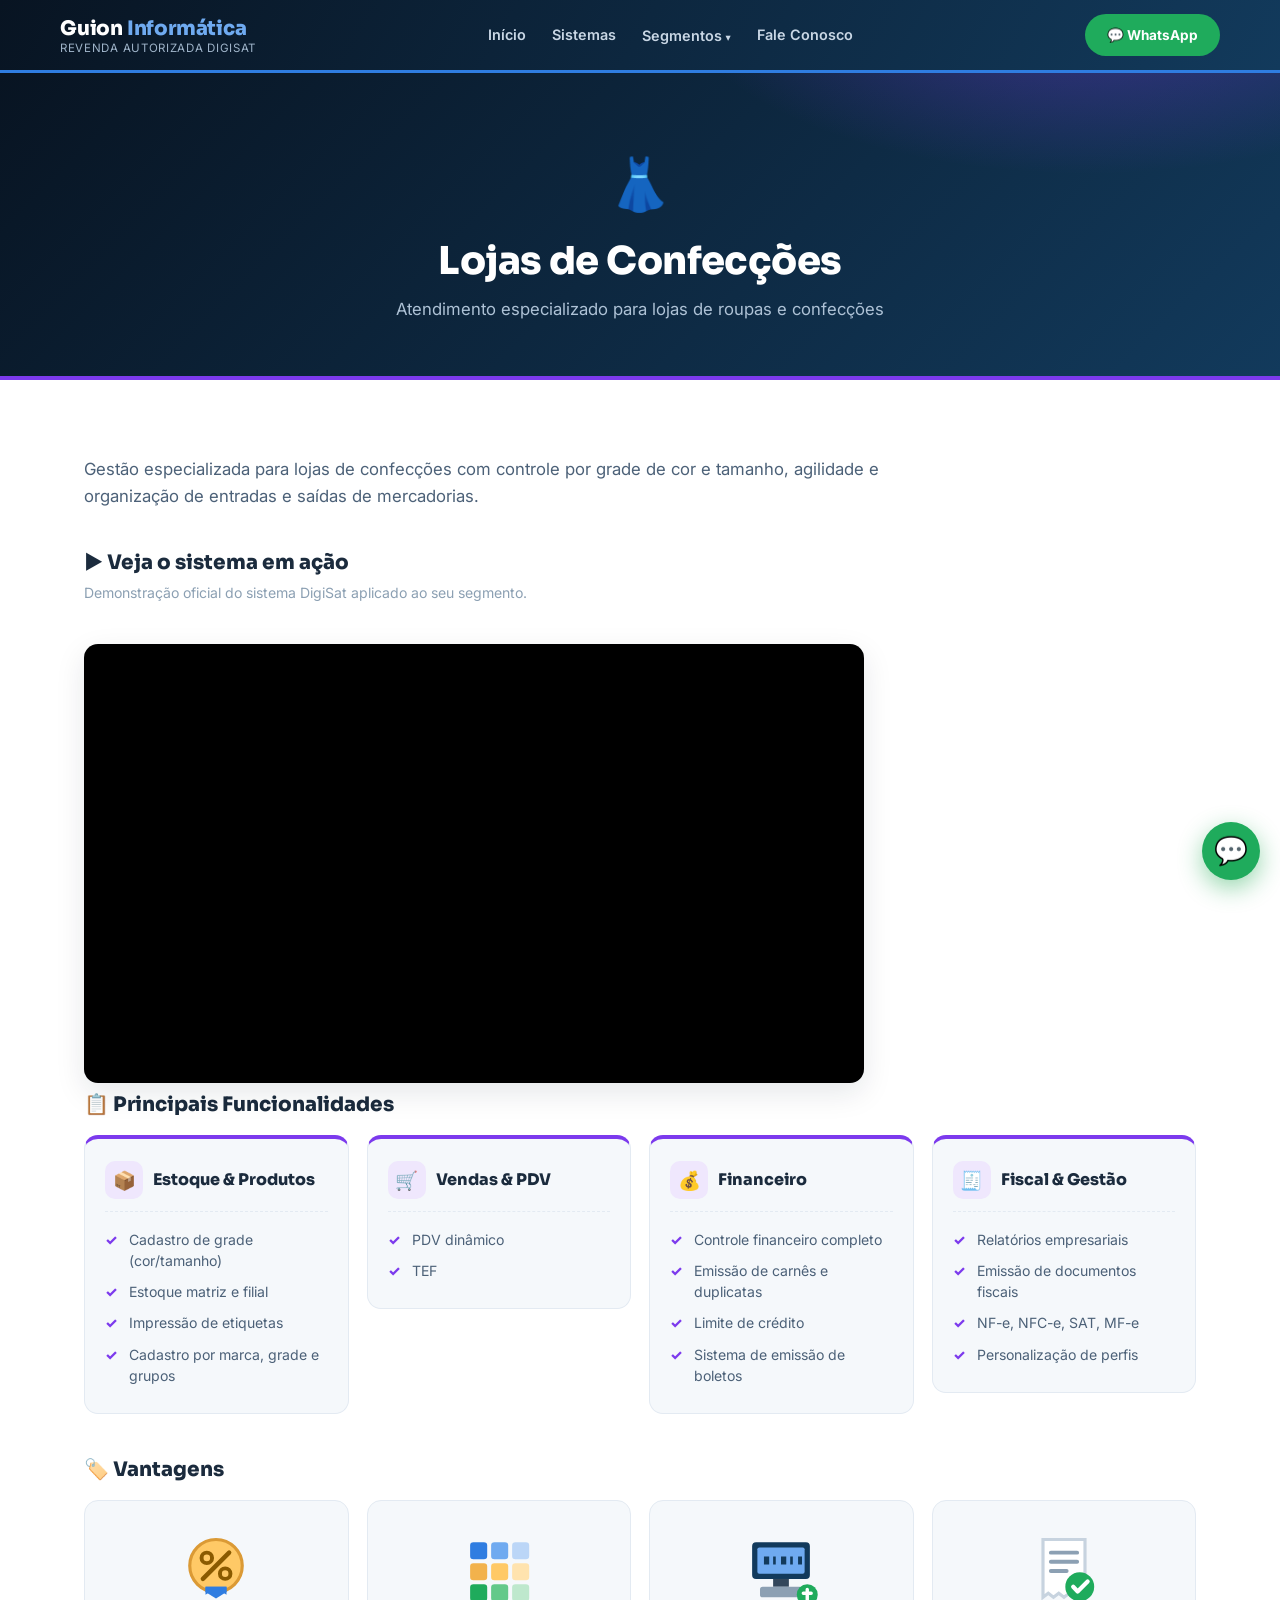
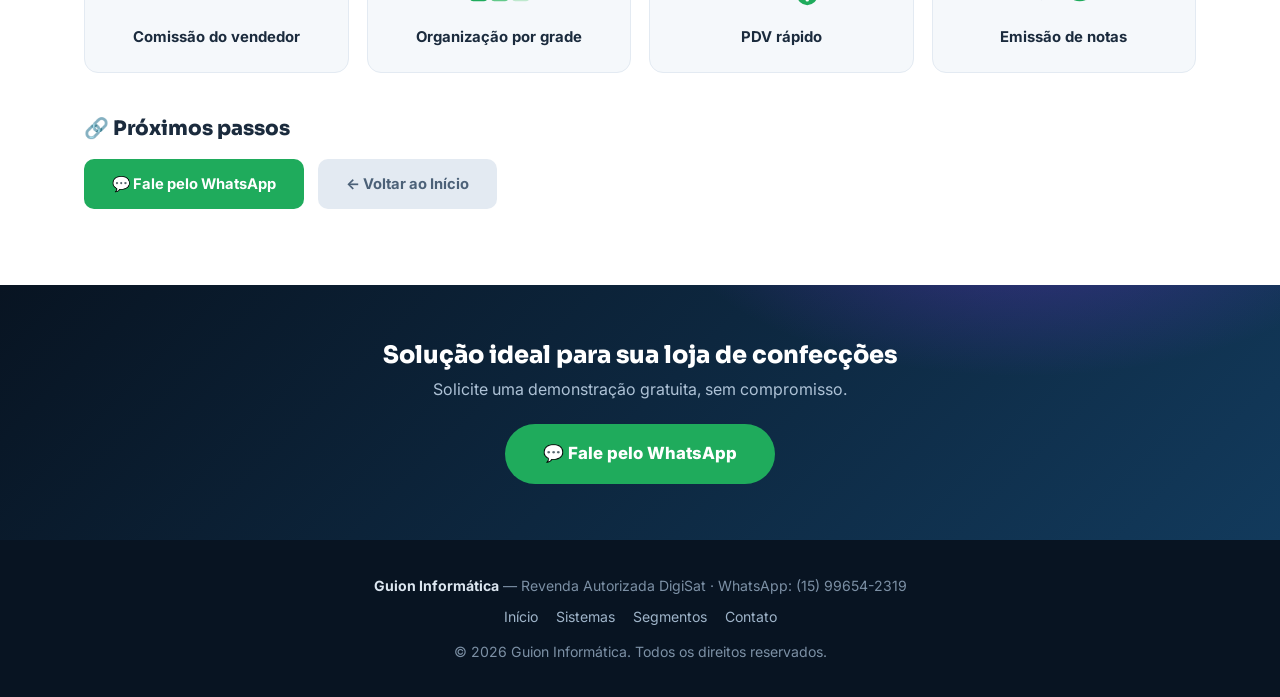
<file: confeccoes.html>
<!DOCTYPE html>
<html lang="pt-BR">
<head>
    <meta charset="UTF-8">
    <meta name="viewport" content="width=device-width, initial-scale=1.0">
    <title>Lojas de Confecções — Sistema de Gestão | Guion Informática · Revenda DigiSat</title>
    <meta name="description" content="Sistema para lojas de confecções: grade de cor e tamanho, PDV, financeiro e fiscal. Guion Informática, revenda autorizada DigiSat.">
    <link rel="canonical" href="https://guioninformatica.com.br/confeccoes">
    <meta property="og:title" content="Lojas de Confecções — Sistema de Gestão | Guion Informática">
    <meta property="og:description" content="Sistema para lojas de confecções: grade de cor e tamanho, PDV, financeiro e fiscal. Guion Informática, revenda autorizada DigiSat.">
    <meta property="og:url" content="https://guioninformatica.com.br/confeccoes">
    <meta property="og:type" content="website">
    <link rel="preconnect" href="https://fonts.googleapis.com">
    <link rel="preconnect" href="https://fonts.gstatic.com" crossorigin>
    <link href="https://fonts.googleapis.com/css2?family=Inter:wght@400;600;700&family=Sora:wght@700;800&display=swap" rel="stylesheet">
    <link rel="stylesheet" href="css/style.css">
    <style>:root { --accent: #7C3AED; }</style>
</head>
<body>

    <header>
        <div class="container header-inner">
            <div class="logo-area">
                <a href="index.html">
                    <div class="name">Guion <span>Informática</span></div>
                    <div class="tagline">Revenda Autorizada DigiSat</div>
                </a>
            </div>
            <button class="menu-toggle" aria-label="Abrir menu" aria-expanded="false">☰</button>
            <nav class="main-nav">
                <a href="index.html">Início</a>
                <a href="index.html#sistemas">Sistemas</a>
                <div class="dropdown">
                    <a href="index.html#segmentos">Segmentos</a>
                    <div class="dropdown-content">
                        <a href="autopecas.html">🔧 Autopeças</a>
                        <a href="calcados.html">👟 Calçados</a>
                        <a href="comercio-geral.html">🏪 Comércio em Geral</a>
                        <a href="confeccoes.html">👗 Lojas de Confecções</a>
                        <a href="varejo.html">🛍️ Lojas de Varejo</a>
                        <a href="mercados.html">🛒 Mercados e Supermercados</a>
                        <a href="oficinas.html">🔩 Oficinas</a>
                        <a href="papelarias.html">📚 Papelarias</a>
                    </div>
                </div>
                <a href="index.html#contato">Fale Conosco</a>
            </nav>
            <div class="header-cta">
                <a href="https://wa.me/5515996542319?text=Ol%C3%A1%21%20Vim%20pelo%20site%20da%20Guion%20Inform%C3%A1tica%20e%20quero%20uma%20demonstra%C3%A7%C3%A3o%20do%20sistema%20DigiSat%20para%20lojas%20de%20confec%C3%A7%C3%B5es." target="_blank" rel="noopener">💬 WhatsApp</a>
            </div>
        </div>
    </header>

    <div class="banner-segmento">
        <div class="container">
            <div class="icone">👗</div>
            <h1>Lojas de Confecções</h1>
            <p>Atendimento especializado para lojas de roupas e confecções</p>
        </div>
    </div>

    <section class="conteudo-segmento">
        <div class="container">
            <p class="descricao">Gestão especializada para lojas de confecções com controle por grade de cor e tamanho, agilidade e organização de entradas e saídas de mercadorias.</p>

            <h2>▶️ Veja o sistema em ação</h2>
            <p class="video-legenda">Demonstração oficial do sistema DigiSat aplicado ao seu segmento.</p>
            <div class="video-frame video-destaque"><iframe src="https://www.youtube-nocookie.com/embed/ao5B_USPSYk" title="Sistema DigiSat para Lojas de Confecções — demonstração" loading="lazy" allow="accelerometer; autoplay; clipboard-write; encrypted-media; gyroscope; picture-in-picture; web-share" referrerpolicy="strict-origin-when-cross-origin" allowfullscreen></iframe></div>

            <h2>📋 Principais Funcionalidades</h2>
            <div class="func-groups">
                <div class="func-group">
                    <div class="fg-head"><span class="fg-icon">📦</span><h3>Estoque & Produtos</h3></div>
                    <ul>
                        <li>Cadastro de grade (cor/tamanho)</li>
                        <li>Estoque matriz e filial</li>
                        <li>Impressão de etiquetas</li>
                        <li>Cadastro por marca, grade e grupos</li>
                    </ul>
                </div>
                <div class="func-group">
                    <div class="fg-head"><span class="fg-icon">🛒</span><h3>Vendas & PDV</h3></div>
                    <ul>
                        <li>PDV dinâmico</li>
                        <li>TEF</li>
                    </ul>
                </div>
                <div class="func-group">
                    <div class="fg-head"><span class="fg-icon">💰</span><h3>Financeiro</h3></div>
                    <ul>
                        <li>Controle financeiro completo</li>
                        <li>Emissão de carnês e duplicatas</li>
                        <li>Limite de crédito</li>
                        <li>Sistema de emissão de boletos</li>
                    </ul>
                </div>
                <div class="func-group">
                    <div class="fg-head"><span class="fg-icon">🧾</span><h3>Fiscal & Gestão</h3></div>
                    <ul>
                        <li>Relatórios empresariais</li>
                        <li>Emissão de documentos fiscais</li>
                        <li>NF-e, NFC-e, SAT, MF-e</li>
                        <li>Personalização de perfis</li>
                    </ul>
                </div>
            </div>

            <h2>🏷️ Vantagens</h2>
            <div class="vantagens-grid">
                <div class="card-vantagem">
                    <svg viewBox="0 0 64 64" xmlns="http://www.w3.org/2000/svg" aria-hidden="true">
<circle cx="32" cy="28" r="20" fill="#FFC966" stroke="#DB9A35" stroke-width="2.4"/>
<circle cx="25" cy="22" r="4" fill="none" stroke="#8a5a00" stroke-width="3"/><circle cx="39" cy="34" r="4" fill="none" stroke="#8a5a00" stroke-width="3"/>
<path d="M22 38 42 18" stroke="#8a5a00" stroke-width="3.4" stroke-linecap="round"/>
<path d="M24 50l8-5 8 5V44H24z" fill="#2F7DE1"/><path d="M24 44h16v4l-8 5-8-5z" fill="#2F7DE1"/>
</svg>
                    <div class="label">Comissão do vendedor</div>
                </div>
                <div class="card-vantagem">
                    <svg viewBox="0 0 64 64" xmlns="http://www.w3.org/2000/svg" aria-hidden="true">
<rect x="10" y="10" width="13" height="13" rx="2.5" fill="#2F7DE1"/><rect x="26" y="10" width="13" height="13" rx="2.5" fill="#6FAAF0"/><rect x="42" y="10" width="13" height="13" rx="2.5" fill="#BBD6F7"/>
<rect x="10" y="26" width="13" height="13" rx="2.5" fill="#F2B24C"/><rect x="26" y="26" width="13" height="13" rx="2.5" fill="#FFC966"/><rect x="42" y="26" width="13" height="13" rx="2.5" fill="#FFE3AE"/>
<rect x="10" y="42" width="13" height="13" rx="2.5" fill="#1FAB5C"/><rect x="26" y="42" width="13" height="13" rx="2.5" fill="#63C98A"/><rect x="42" y="42" width="13" height="13" rx="2.5" fill="#BEE8CD"/>
</svg>
                    <div class="label">Organização por grade</div>
                </div>
                <div class="card-vantagem">
                    <svg viewBox="0 0 64 64" xmlns="http://www.w3.org/2000/svg" aria-hidden="true">
<rect x="10" y="10" width="44" height="28" rx="3" fill="#123A5C"/><rect x="14" y="14" width="36" height="20" rx="1.5" fill="#6FAAF0"/>
<path d="M19 24h4m3 0h2m4 0h4m3 0h2m4 0h3" stroke="#123A5C" stroke-width="6" stroke-linecap="butt"/>
<rect x="26" y="38" width="12" height="6" fill="#33475B"/><rect x="16" y="44" width="32" height="8" rx="2" fill="#8CA0B3"/>
<circle cx="52" cy="50" r="8" fill="#1FAB5C"/><path d="M52 46v8m-3-5h6" stroke="#fff" stroke-width="2.6" stroke-linecap="round"/>
</svg>
                    <div class="label">PDV rápido</div>
                </div>
                <div class="card-vantagem">
                    <svg viewBox="0 0 64 64" xmlns="http://www.w3.org/2000/svg" aria-hidden="true">
<path d="M16 8h32v44l-4-3-4 3-4-3-4 3-4-3-4 3-4-3-4 3z" fill="#FFFFFF" stroke="#C7D3DF" stroke-width="2.4"/>
<path d="M22 18h20M22 25h20M22 32h12" stroke="#8CA0B3" stroke-width="3" stroke-linecap="round"/>
<circle cx="44" cy="44" r="11" fill="#1FAB5C"/><path d="M39 44l3.4 3.6L50 40" stroke="#fff" stroke-width="3.2" stroke-linecap="round" stroke-linejoin="round" fill="none"/>
</svg>
                    <div class="label">Emissão de notas</div>
                </div>
            </div>

            <h2>🔗 Próximos passos</h2>
            <div class="links-uteis">
                <a class="btn-whatsapp-seg" href="https://wa.me/5515996542319?text=Ol%C3%A1%21%20Vim%20pelo%20site%20da%20Guion%20Inform%C3%A1tica%20e%20quero%20uma%20demonstra%C3%A7%C3%A3o%20do%20sistema%20DigiSat%20para%20lojas%20de%20confec%C3%A7%C3%B5es." target="_blank" rel="noopener">💬 Fale pelo WhatsApp</a>
                <a class="btn-voltar" href="index.html">← Voltar ao Início</a>
            </div>
        </div>
    </section>

    <div class="cta-segmento">
        <div class="container">
            <h2>Solução ideal para sua loja de confecções</h2>
            <p>Solicite uma demonstração gratuita, sem compromisso.</p>
            <a class="btn-whatsapp" href="https://wa.me/5515996542319?text=Ol%C3%A1%21%20Vim%20pelo%20site%20da%20Guion%20Inform%C3%A1tica%20e%20quero%20uma%20demonstra%C3%A7%C3%A3o%20do%20sistema%20DigiSat%20para%20lojas%20de%20confec%C3%A7%C3%B5es." target="_blank" rel="noopener">💬 Fale pelo WhatsApp</a>
        </div>
    </div>

    <footer>
        <div class="container">
            <strong>Guion Informática</strong> — Revenda Autorizada DigiSat · WhatsApp: (15) 99654-2319
            <div class="foot-links">
                <a href="index.html">Início</a>
                <a href="index.html#sistemas">Sistemas</a>
                <a href="index.html#segmentos">Segmentos</a>
                <a href="index.html#contato">Contato</a>
            </div>
            © 2026 Guion Informática. Todos os direitos reservados.
        </div>
    </footer>

    <a class="whats-float" href="https://wa.me/5515996542319?text=Ol%C3%A1%21%20Vim%20pelo%20site%20da%20Guion%20Inform%C3%A1tica%20e%20quero%20uma%20demonstra%C3%A7%C3%A3o%20do%20sistema%20DigiSat%20para%20lojas%20de%20confec%C3%A7%C3%B5es." target="_blank" rel="noopener" aria-label="Conversar no WhatsApp">💬</a>

    <script src="js/main.js"></script>
</body>
</html>
</file>
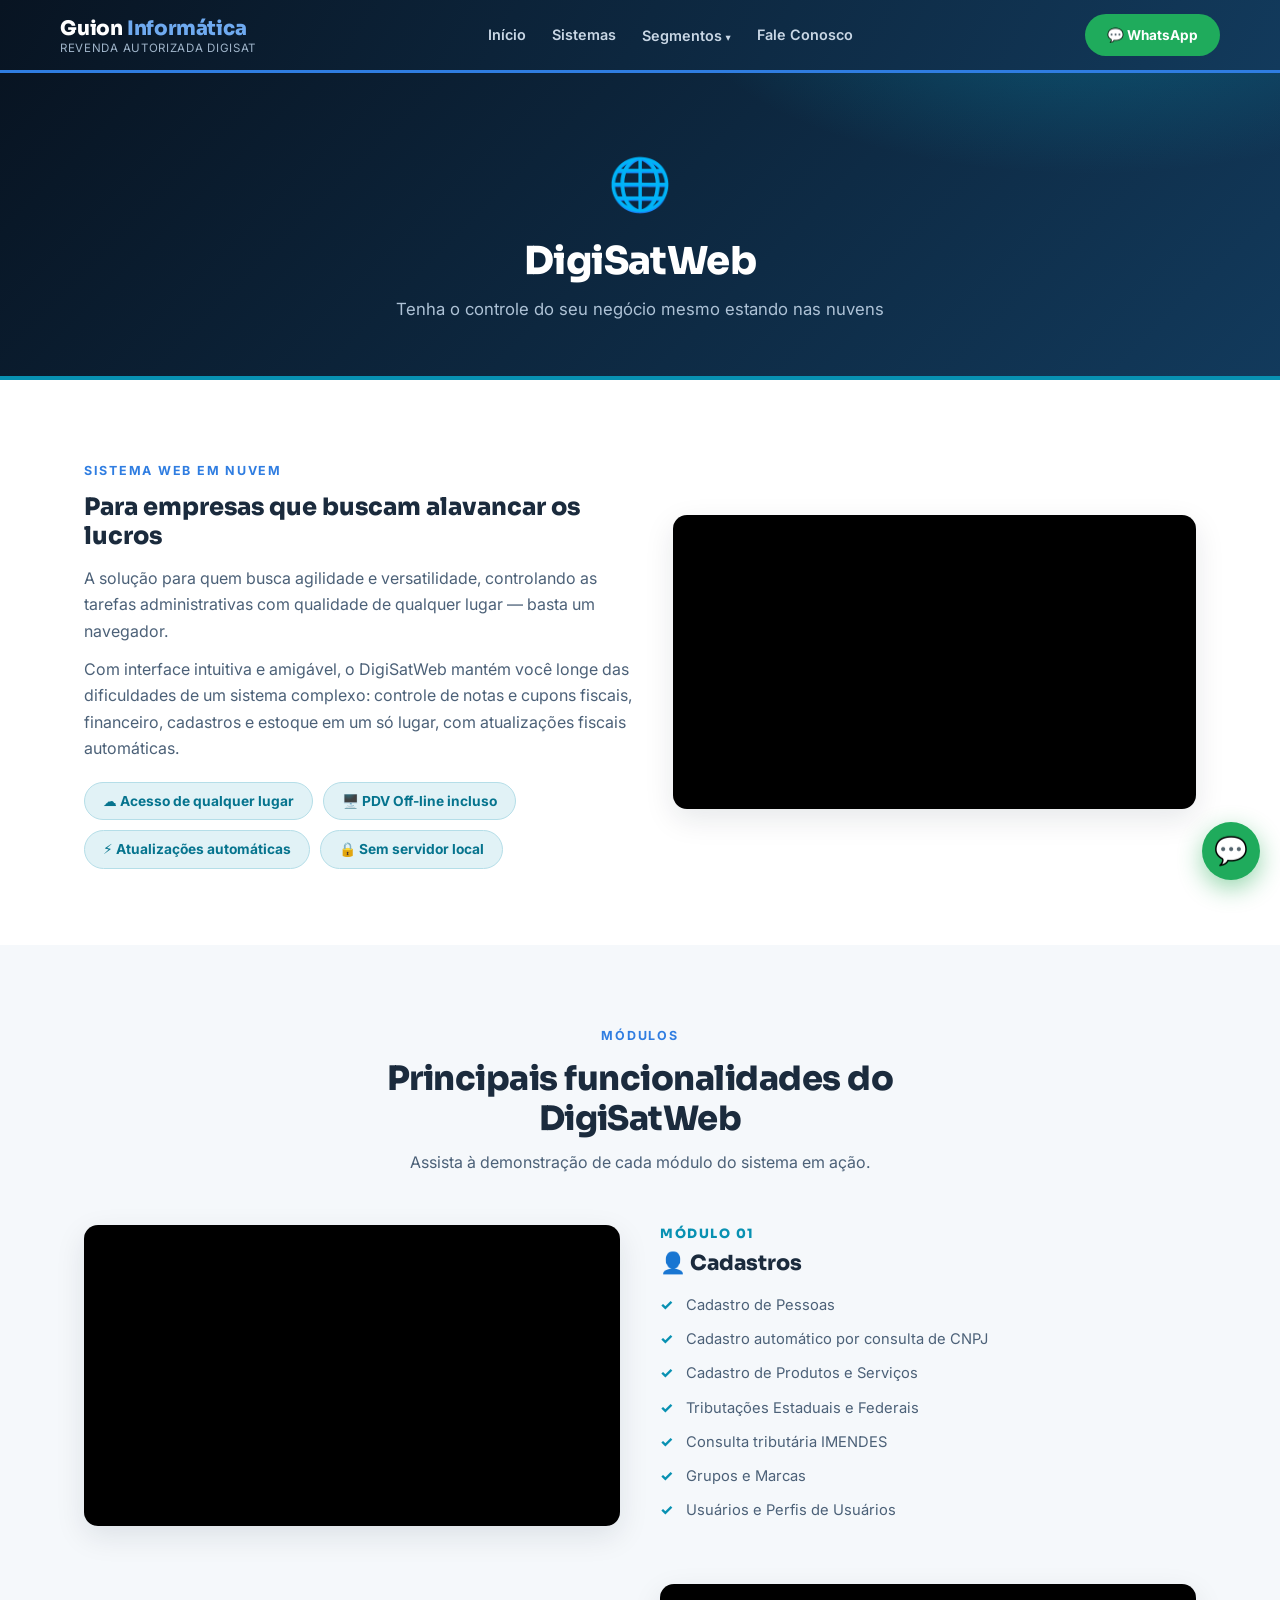
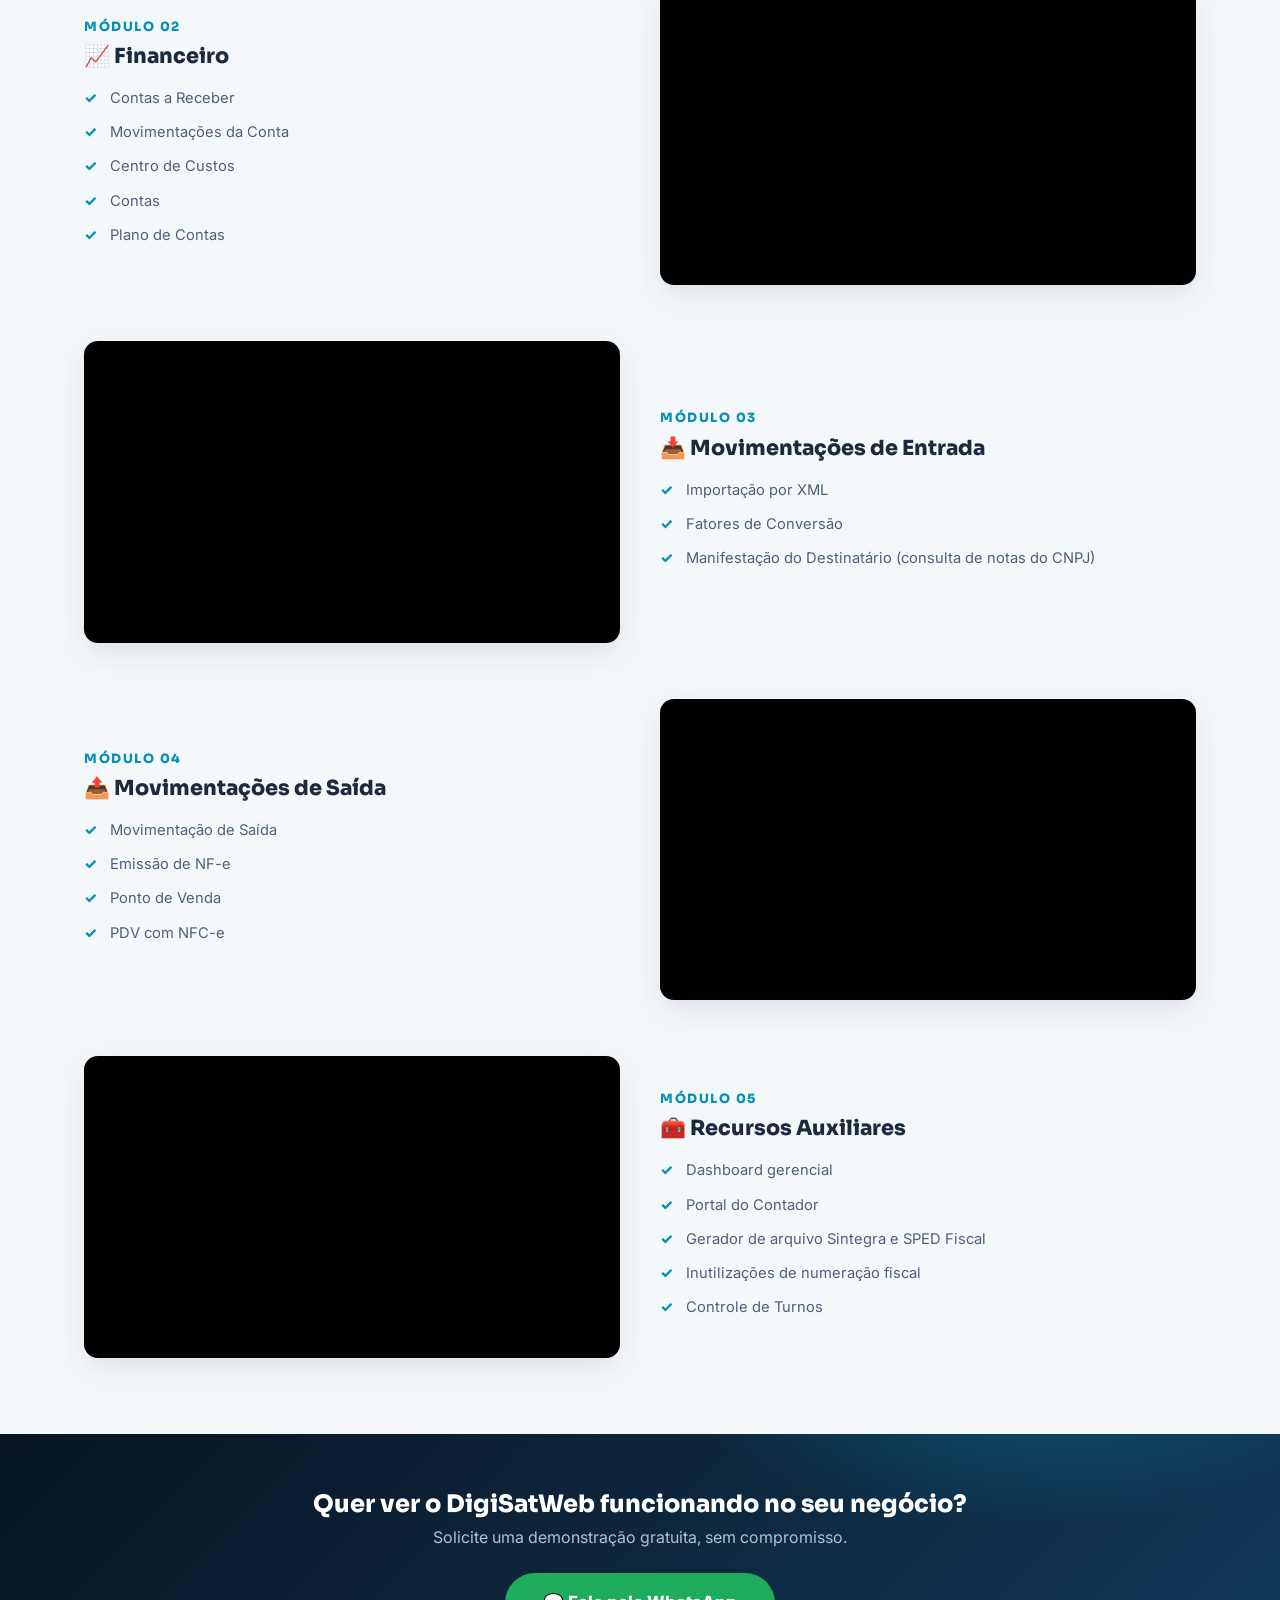
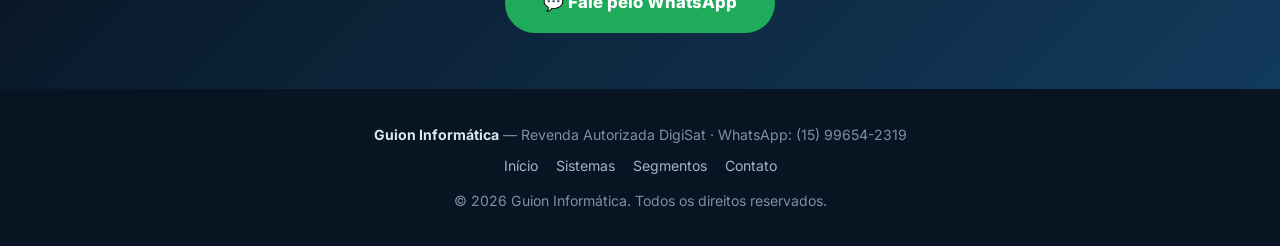
<file: digisatweb.html>
<!DOCTYPE html>
<html lang="pt-BR">
<head>
    <meta charset="UTF-8">
    <meta name="viewport" content="width=device-width, initial-scale=1.0">
    <title>DigiSatWeb — Sistema Fiscal Online em Nuvem | Guion Informática · Revenda DigiSat</title>
    <meta name="description" content="DigiSatWeb: sistema fiscal online em nuvem. Emissão de NF-e e NFC-e, PDV, financeiro, importação de XML e Portal do Contador. Veja os vídeos de cada módulo. Guion Informática, revenda autorizada.">
    <link rel="canonical" href="https://guioninformatica.com.br/digisatweb">
    <meta property="og:title" content="DigiSatWeb — Sistema Fiscal Online em Nuvem | Guion Informática">
    <meta property="og:description" content="Controle do seu negócio de qualquer lugar: NF-e, NFC-e, PDV, financeiro e Portal do Contador. Demonstração gratuita pelo WhatsApp.">
    <meta property="og:url" content="https://guioninformatica.com.br/digisatweb">
    <meta property="og:type" content="website">
    <link rel="preconnect" href="https://fonts.googleapis.com">
    <link rel="preconnect" href="https://fonts.gstatic.com" crossorigin>
    <link href="https://fonts.googleapis.com/css2?family=Inter:wght@400;600;700&family=Sora:wght@700;800&display=swap" rel="stylesheet">
    <link rel="stylesheet" href="css/style.css">
    <style>:root { --accent: #0891B2; }</style>
</head>
<body>

    <header>
        <div class="container header-inner">
            <div class="logo-area">
                <a href="index.html">
                    <div class="name">Guion <span>Informática</span></div>
                    <div class="tagline">Revenda Autorizada DigiSat</div>
                </a>
            </div>
            <button class="menu-toggle" aria-label="Abrir menu" aria-expanded="false">☰</button>
            <nav class="main-nav">
                <a href="index.html">Início</a>
                <a href="index.html#sistemas">Sistemas</a>
                <div class="dropdown">
                    <a href="index.html#segmentos">Segmentos</a>
                    <div class="dropdown-content">
                        <a href="autopecas.html">🔧 Autopeças</a>
                        <a href="calcados.html">👟 Calçados</a>
                        <a href="comercio-geral.html">🏪 Comércio em Geral</a>
                        <a href="confeccoes.html">👗 Lojas de Confecções</a>
                        <a href="varejo.html">🛍️ Lojas de Varejo</a>
                        <a href="mercados.html">🛒 Mercados e Supermercados</a>
                        <a href="oficinas.html">🔩 Oficinas</a>
                        <a href="papelarias.html">📚 Papelarias</a>
                    </div>
                </div>
                <a href="index.html#contato">Fale Conosco</a>
            </nav>
            <div class="header-cta">
                <a href="https://wa.me/5515996542319?text=Ol%C3%A1%21%20Vim%20pelo%20site%20da%20Guion%20Inform%C3%A1tica%20e%20quero%20uma%20demonstra%C3%A7%C3%A3o%20do%20DigiSatWeb." target="_blank" rel="noopener">💬 WhatsApp</a>
            </div>
        </div>
    </header>

    <div class="banner-segmento">
        <div class="container">
            <div class="icone">🌐</div>
            <h1>DigiSatWeb</h1>
            <p>Tenha o controle do seu negócio mesmo estando nas nuvens</p>
        </div>
    </div>

    <section class="conteudo-segmento">
        <div class="container">
            <div class="dsw-intro">
                <div>
                    <span class="eyebrow">Sistema WEB em nuvem</span>
                    <h2>Para empresas que buscam alavancar os lucros</h2>
                    <p>A solução para quem busca agilidade e versatilidade, controlando as tarefas administrativas com qualidade de qualquer lugar — basta um navegador.</p>
                    <p>Com interface intuitiva e amigável, o DigiSatWeb mantém você longe das dificuldades de um sistema complexo: controle de notas e cupons fiscais, financeiro, cadastros e estoque em um só lugar, com atualizações fiscais automáticas.</p>
                    <div class="vantagens" style="margin: 20px 0 0;">
                        <span class="tag">☁️ Acesso de qualquer lugar</span>
                        <span class="tag">🖥️ PDV Off-line incluso</span>
                        <span class="tag">⚡ Atualizações automáticas</span>
                        <span class="tag">🔒 Sem servidor local</span>
                    </div>
                </div>
                <div class="video-frame">
                    <iframe src="https://www.youtube-nocookie.com/embed/s830zEVj1v4" title="DigiSatWeb — apresentação do sistema em nuvem" loading="lazy" allow="accelerometer; autoplay; clipboard-write; encrypted-media; gyroscope; picture-in-picture; web-share" referrerpolicy="strict-origin-when-cross-origin" allowfullscreen></iframe>
                </div>
            </div>
        </div>
    </section>

    <section>
        <div class="container">
            <div class="section-head">
                <span class="eyebrow">Módulos</span>
                <h2>Principais funcionalidades do DigiSatWeb</h2>
                <p>Assista à demonstração de cada módulo do sistema em ação.</p>
            </div>
            <div class="modulos-wrap">

                <div class="modulo-row">
                    <div class="video-frame">
                        <iframe src="https://www.youtube-nocookie.com/embed/y21h_svAWwo" title="DigiSatWeb — Módulo Cadastros" loading="lazy" allow="accelerometer; autoplay; clipboard-write; encrypted-media; gyroscope; picture-in-picture; web-share" referrerpolicy="strict-origin-when-cross-origin" allowfullscreen></iframe>
                    </div>
                    <div>
                        <div class="num">Módulo 01</div>
                        <h3>👤 Cadastros</h3>
                        <ul>
                            <li>Cadastro de Pessoas</li>
                            <li>Cadastro automático por consulta de CNPJ</li>
                            <li>Cadastro de Produtos e Serviços</li>
                            <li>Tributações Estaduais e Federais</li>
                            <li>Consulta tributária IMENDES</li>
                            <li>Grupos e Marcas</li>
                            <li>Usuários e Perfis de Usuários</li>
                        </ul>
                    </div>
                </div>

                <div class="modulo-row">
                    <div class="video-frame">
                        <iframe src="https://www.youtube-nocookie.com/embed/GFVn9CfB76I" title="DigiSatWeb — Módulo Financeiro" loading="lazy" allow="accelerometer; autoplay; clipboard-write; encrypted-media; gyroscope; picture-in-picture; web-share" referrerpolicy="strict-origin-when-cross-origin" allowfullscreen></iframe>
                    </div>
                    <div>
                        <div class="num">Módulo 02</div>
                        <h3>📈 Financeiro</h3>
                        <ul>
                            <li>Contas a Receber</li>
                            <li>Movimentações da Conta</li>
                            <li>Centro de Custos</li>
                            <li>Contas</li>
                            <li>Plano de Contas</li>
                        </ul>
                    </div>
                </div>

                <div class="modulo-row">
                    <div class="video-frame">
                        <iframe src="https://www.youtube-nocookie.com/embed/4Wu5ygQq_BE" title="DigiSatWeb — Módulo Movimentações de Entrada" loading="lazy" allow="accelerometer; autoplay; clipboard-write; encrypted-media; gyroscope; picture-in-picture; web-share" referrerpolicy="strict-origin-when-cross-origin" allowfullscreen></iframe>
                    </div>
                    <div>
                        <div class="num">Módulo 03</div>
                        <h3>📥 Movimentações de Entrada</h3>
                        <ul>
                            <li>Importação por XML</li>
                            <li>Fatores de Conversão</li>
                            <li>Manifestação do Destinatário (consulta de notas do CNPJ)</li>
                        </ul>
                    </div>
                </div>

                <div class="modulo-row">
                    <div class="video-frame">
                        <iframe src="https://www.youtube-nocookie.com/embed/_BkNsin10qo" title="DigiSatWeb — Módulo Movimentações de Saída" loading="lazy" allow="accelerometer; autoplay; clipboard-write; encrypted-media; gyroscope; picture-in-picture; web-share" referrerpolicy="strict-origin-when-cross-origin" allowfullscreen></iframe>
                    </div>
                    <div>
                        <div class="num">Módulo 04</div>
                        <h3>📤 Movimentações de Saída</h3>
                        <ul>
                            <li>Movimentação de Saída</li>
                            <li>Emissão de NF-e</li>
                            <li>Ponto de Venda</li>
                            <li>PDV com NFC-e</li>
                        </ul>
                    </div>
                </div>

                <div class="modulo-row">
                    <div class="video-frame">
                        <iframe src="https://www.youtube-nocookie.com/embed/XONPreq24ps" title="DigiSatWeb — Módulo Recursos Auxiliares" loading="lazy" allow="accelerometer; autoplay; clipboard-write; encrypted-media; gyroscope; picture-in-picture; web-share" referrerpolicy="strict-origin-when-cross-origin" allowfullscreen></iframe>
                    </div>
                    <div>
                        <div class="num">Módulo 05</div>
                        <h3>🧰 Recursos Auxiliares</h3>
                        <ul>
                            <li>Dashboard gerencial</li>
                            <li>Portal do Contador</li>
                            <li>Gerador de arquivo Sintegra e SPED Fiscal</li>
                            <li>Inutilizações de numeração fiscal</li>
                            <li>Controle de Turnos</li>
                        </ul>
                    </div>
                </div>

            </div>
        </div>
    </section>

    <div class="cta-segmento">
        <div class="container">
            <h2>Quer ver o DigiSatWeb funcionando no seu negócio?</h2>
            <p>Solicite uma demonstração gratuita, sem compromisso.</p>
            <a class="btn-whatsapp" href="https://wa.me/5515996542319?text=Ol%C3%A1%21%20Vim%20pelo%20site%20da%20Guion%20Inform%C3%A1tica%20e%20quero%20uma%20demonstra%C3%A7%C3%A3o%20do%20DigiSatWeb." target="_blank" rel="noopener">💬 Fale pelo WhatsApp</a>
        </div>
    </div>

    <footer>
        <div class="container">
            <strong>Guion Informática</strong> — Revenda Autorizada DigiSat · WhatsApp: (15) 99654-2319
            <div class="foot-links">
                <a href="index.html">Início</a>
                <a href="index.html#sistemas">Sistemas</a>
                <a href="index.html#segmentos">Segmentos</a>
                <a href="index.html#contato">Contato</a>
            </div>
            © 2026 Guion Informática. Todos os direitos reservados.
        </div>
    </footer>

    <a class="whats-float" href="https://wa.me/5515996542319?text=Ol%C3%A1%21%20Vim%20pelo%20site%20da%20Guion%20Inform%C3%A1tica%20e%20quero%20uma%20demonstra%C3%A7%C3%A3o%20do%20DigiSatWeb." target="_blank" rel="noopener" aria-label="Conversar no WhatsApp">💬</a>

    <script src="js/main.js"></script>
</body>
</html>
</file>
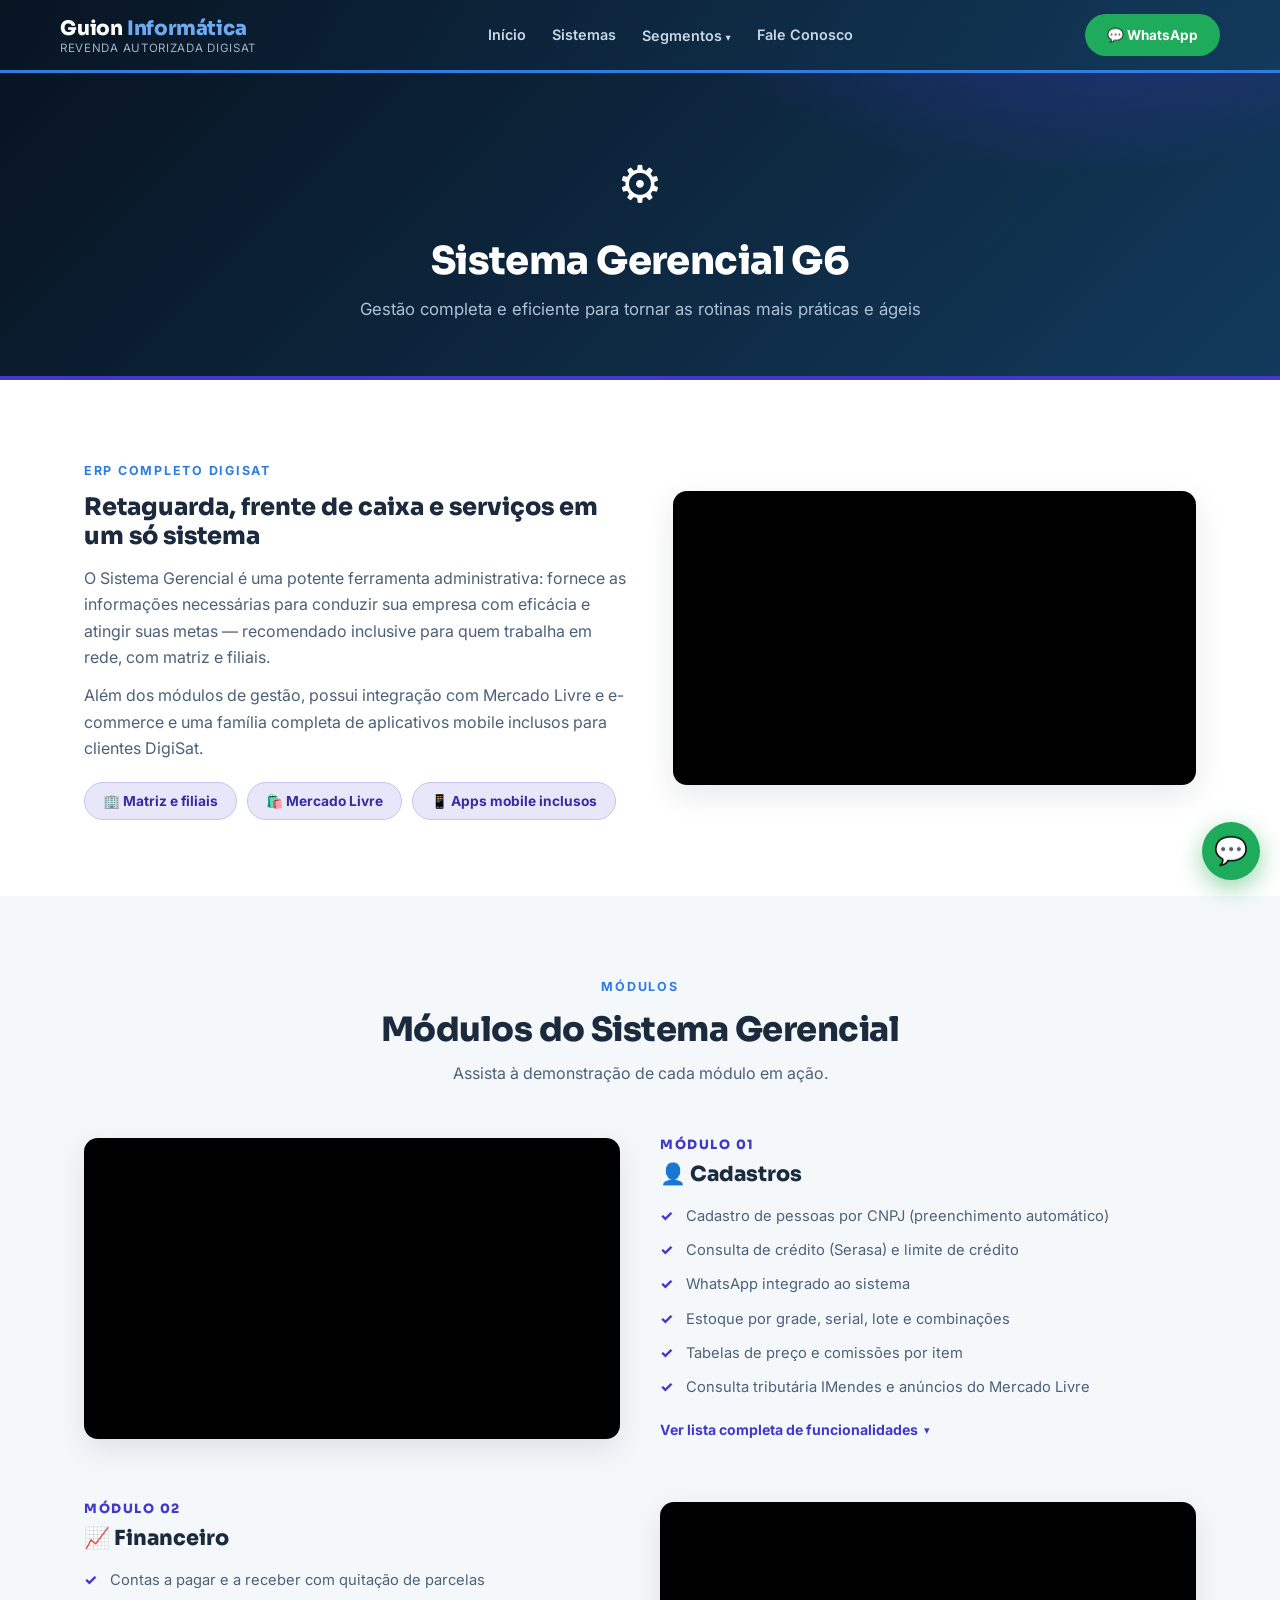
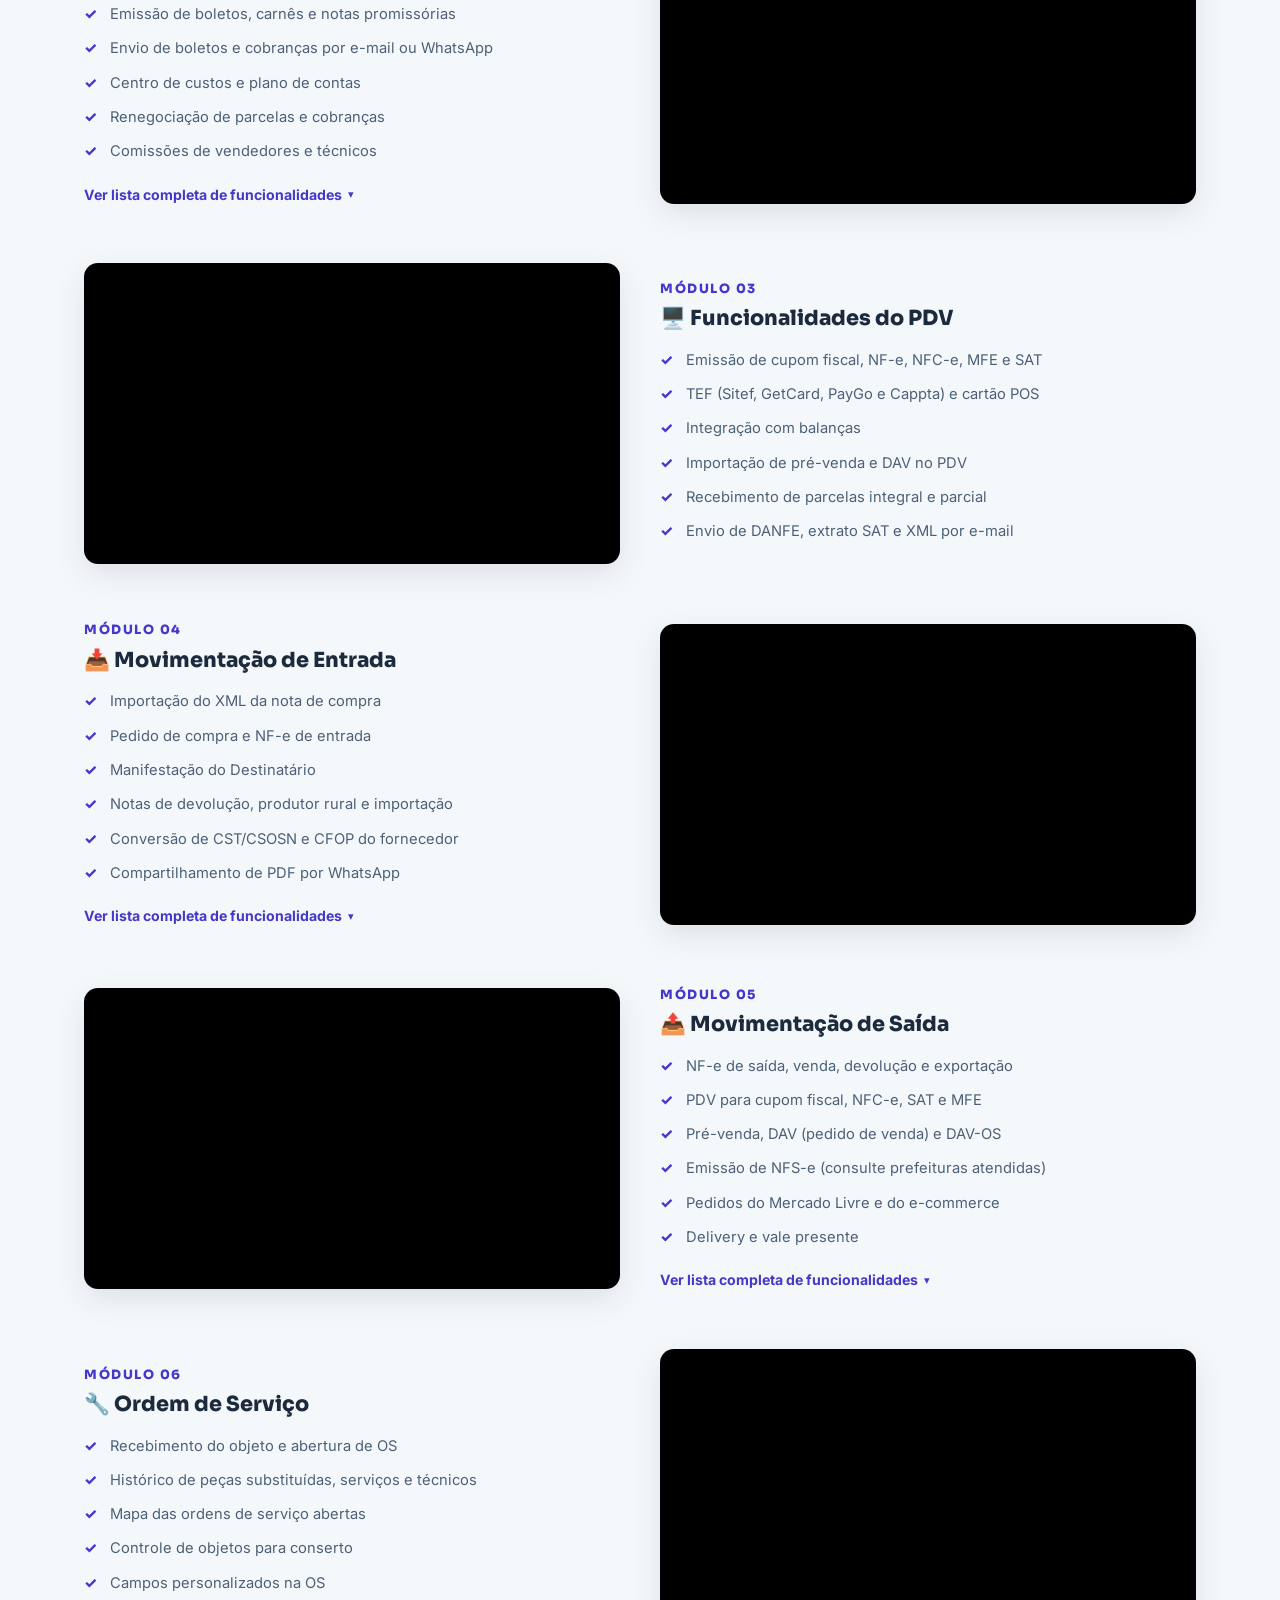
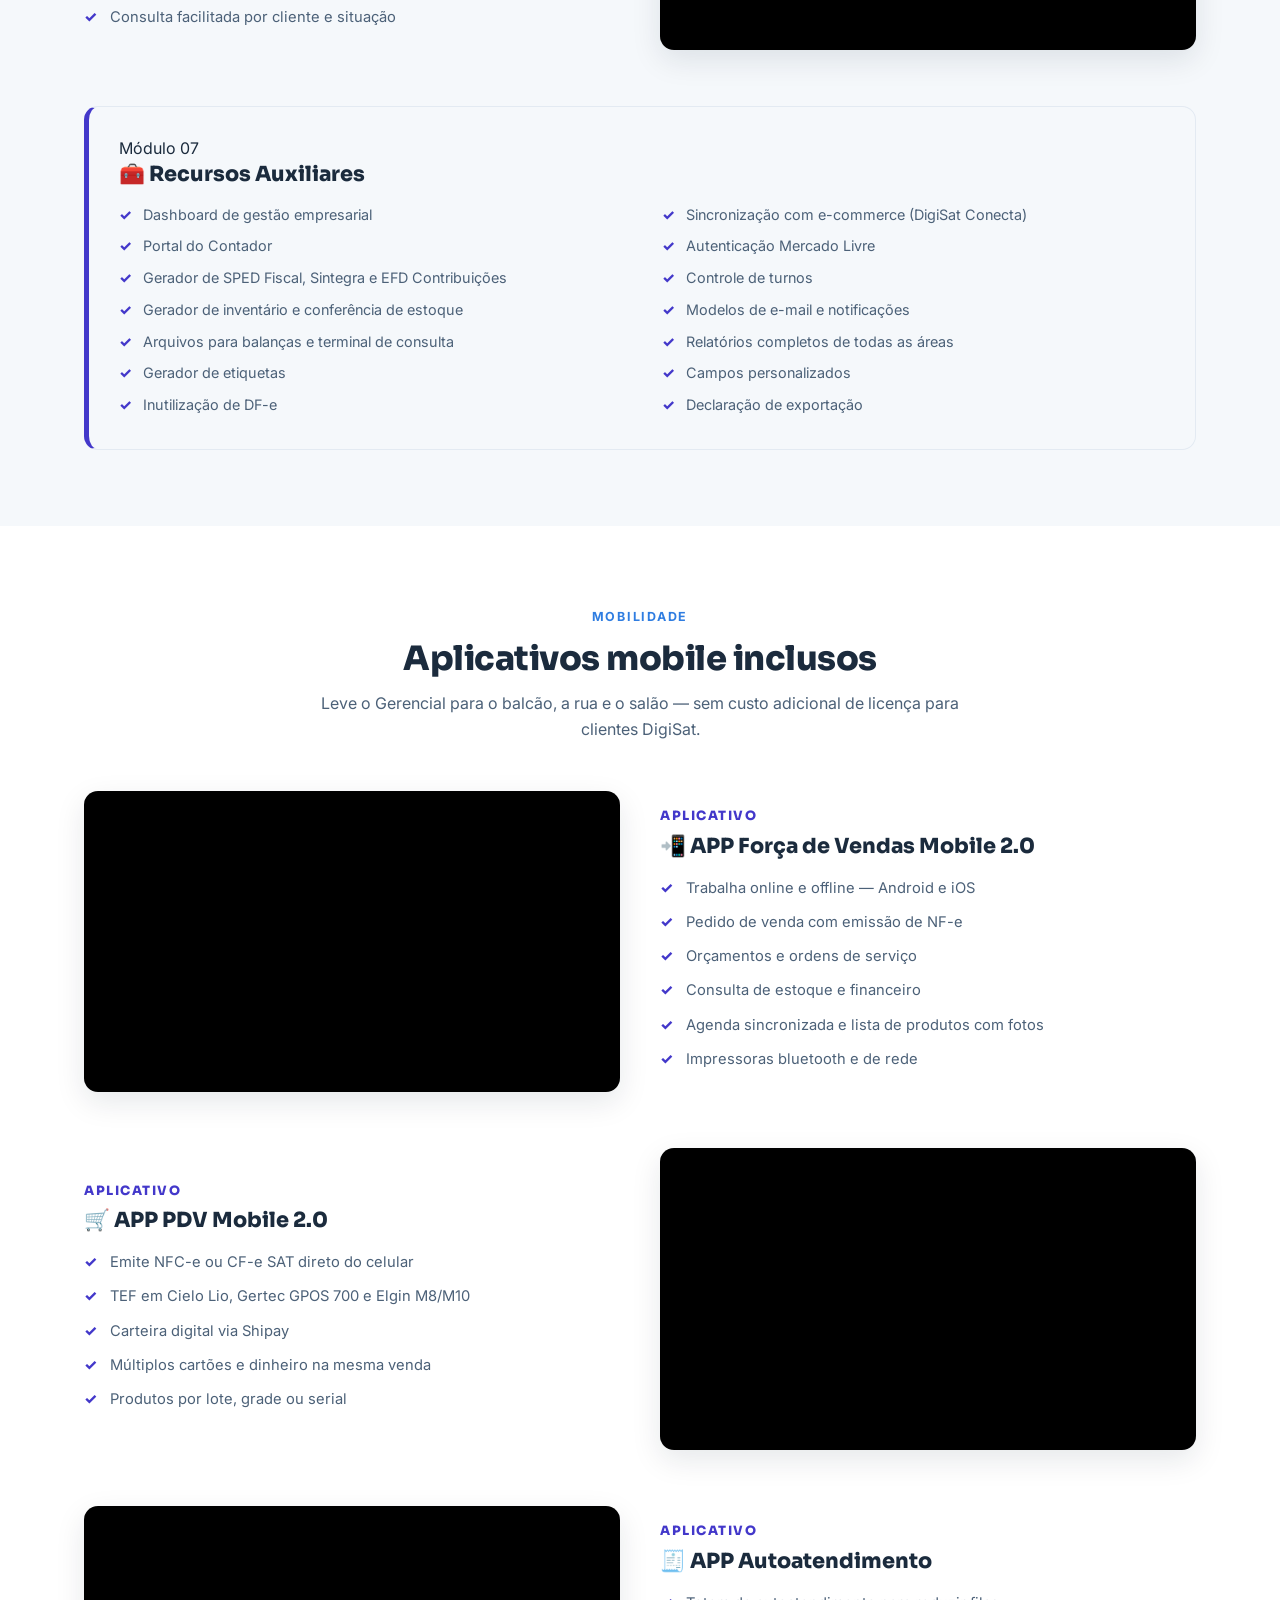
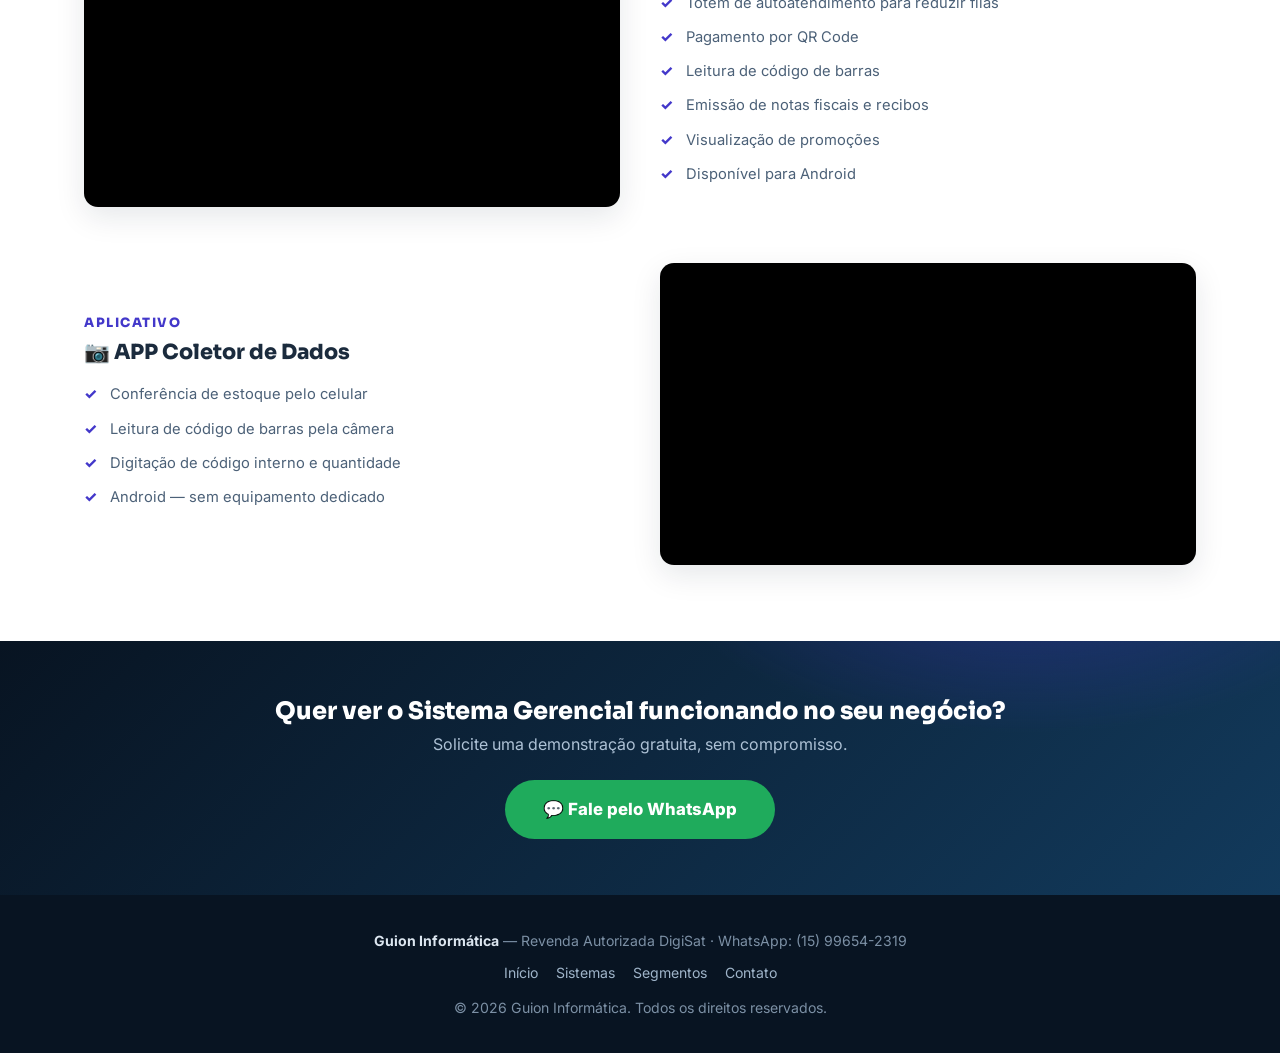
<file: gerencial.html>
<!DOCTYPE html>
<html lang="pt-BR">
<head>
    <meta charset="UTF-8">
    <meta name="viewport" content="width=device-width, initial-scale=1.0">
    <title>Sistema Gerencial G6 — ERP Completo DigiSat | Guion Informática · Revenda Autorizada</title>
    <meta name="description" content="Sistema Gerencial G6 DigiSat: ERP completo com PDV, financeiro, fiscal, apps mobile e integração com Mercado Livre e e-commerce. Veja os vídeos de cada módulo.">
    <link rel="canonical" href="https://guioninformatica.com.br/gerencial">
    <meta property="og:title" content="Sistema Gerencial G6 — ERP Completo DigiSat | Guion Informática">
    <meta property="og:description" content="Retaguarda, frente de caixa e serviços em um só sistema. Apps mobile inclusos e demonstração gratuita pelo WhatsApp.">
    <meta property="og:url" content="https://guioninformatica.com.br/gerencial">
    <meta property="og:type" content="website">
    <link rel="preconnect" href="https://fonts.googleapis.com">
    <link rel="preconnect" href="https://fonts.gstatic.com" crossorigin>
    <link href="https://fonts.googleapis.com/css2?family=Inter:wght@400;600;700&family=Sora:wght@700;800&display=swap" rel="stylesheet">
    <link rel="stylesheet" href="css/style.css">
    <style>:root { --accent: #4338CA; }</style>
</head>
<body>

    <header>
        <div class="container header-inner">
            <div class="logo-area">
                <a href="index.html">
                    <div class="name">Guion <span>Informática</span></div>
                    <div class="tagline">Revenda Autorizada DigiSat</div>
                </a>
            </div>
            <button class="menu-toggle" aria-label="Abrir menu" aria-expanded="false">☰</button>
            <nav class="main-nav">
                <a href="index.html">Início</a>
                <a href="index.html#sistemas">Sistemas</a>
                <div class="dropdown">
                    <a href="index.html#segmentos">Segmentos</a>
                    <div class="dropdown-content">
                        <a href="autopecas.html">🔧 Autopeças</a>
                        <a href="calcados.html">👟 Calçados</a>
                        <a href="comercio-geral.html">🏪 Comércio em Geral</a>
                        <a href="confeccoes.html">👗 Lojas de Confecções</a>
                        <a href="varejo.html">🛍️ Lojas de Varejo</a>
                        <a href="mercados.html">🛒 Mercados e Supermercados</a>
                        <a href="oficinas.html">🔩 Oficinas</a>
                        <a href="papelarias.html">📚 Papelarias</a>
                    </div>
                </div>
                <a href="index.html#contato">Fale Conosco</a>
            </nav>
            <div class="header-cta">
                <a href="https://wa.me/5515996542319?text=Ol%C3%A1%21%20Vim%20pelo%20site%20da%20Guion%20Inform%C3%A1tica%20e%20quero%20uma%20demonstra%C3%A7%C3%A3o%20do%20Sistema%20Gerencial%20G6." target="_blank" rel="noopener">💬 WhatsApp</a>
            </div>
        </div>
    </header>

    <div class="banner-segmento">
        <div class="container">
            <div class="icone">⚙️</div>
            <h1>Sistema Gerencial G6</h1>
            <p>Gestão completa e eficiente para tornar as rotinas mais práticas e ágeis</p>
        </div>
    </div>

    <section class="conteudo-segmento">
        <div class="container">
            <div class="dsw-intro">
                <div>
                    <span class="eyebrow">ERP completo DigiSat</span>
                    <h2>Retaguarda, frente de caixa e serviços em um só sistema</h2>
                    <p>O Sistema Gerencial é uma potente ferramenta administrativa: fornece as informações necessárias para conduzir sua empresa com eficácia e atingir suas metas — recomendado inclusive para quem trabalha em rede, com matriz e filiais.</p>
                    <p>Além dos módulos de gestão, possui integração com Mercado Livre e e-commerce e uma família completa de aplicativos mobile inclusos para clientes DigiSat.</p>
                    <div class="vantagens" style="margin: 20px 0 0;">
                        <span class="tag">🏢 Matriz e filiais</span>
                        <span class="tag">🛍️ Mercado Livre</span>
                        <span class="tag">📱 Apps mobile inclusos</span>
                    </div>
                </div>
                <div class="video-frame"><iframe src="https://www.youtube-nocookie.com/embed/3ZKjL2PzgCo" title="Sistema Gerencial G6 — apresentação completa" loading="lazy" allow="accelerometer; autoplay; clipboard-write; encrypted-media; gyroscope; picture-in-picture; web-share" referrerpolicy="strict-origin-when-cross-origin" allowfullscreen></iframe></div>
            </div>
        </div>
    </section>

    <section>
        <div class="container">
            <div class="section-head">
                <span class="eyebrow">Módulos</span>
                <h2>Módulos do Sistema Gerencial</h2>
                <p>Assista à demonstração de cada módulo em ação.</p>
            </div>
            <div class="modulos-wrap">

                <div class="modulo-row">
                    <div class="video-frame"><iframe src="https://www.youtube-nocookie.com/embed/1g87vVSBnnw" title="Sistema Gerencial G6 — Cadastros" loading="lazy" allow="accelerometer; autoplay; clipboard-write; encrypted-media; gyroscope; picture-in-picture; web-share" referrerpolicy="strict-origin-when-cross-origin" allowfullscreen></iframe></div>
                    <div>
                        <div class="num">Módulo 01</div>
                        <h3>👤 Cadastros</h3>
                        <ul>
                            <li>Cadastro de pessoas por CNPJ (preenchimento automático)</li>
                            <li>Consulta de crédito (Serasa) e limite de crédito</li>
                            <li>WhatsApp integrado ao sistema</li>
                            <li>Estoque por grade, serial, lote e combinações</li>
                            <li>Tabelas de preço e comissões por item</li>
                            <li>Consulta tributária IMendes e anúncios do Mercado Livre</li>
                        </ul>
                        <details>
                            <summary>Ver lista completa de funcionalidades</summary>
                            <ul>
                            <li>Cadastro de profissões, cashback e dia preferencial de acerto</li>
                            <li>Vendedor preferencial e tabela de preço por cliente</li>
                            <li>Cadastro de vendedor e técnico com comissão configurável</li>
                            <li>Administradoras de cartões com taxa e prazo de recebimento</li>
                            <li>Contabilista com acesso ao Portal do Contador</li>
                            <li>Produtos GLP, derivados de petróleo, medicamentos e combustíveis</li>
                            <li>Produtos de balança com informações nutricionais</li>
                            <li>Índices para cálculo de preço de custo e venda</li>
                            <li>Alteração rápida de preços e emissão de etiquetas</li>
                            <li>Montagem de kits, grades, grupos e subgrupos</li>
                            <li>Operações fiscais, perfis de usuário e promoções</li>
                            <li>Campos personalizados e códigos de barras alternativos</li>
                            </ul>
                        </details>
                    </div>
                </div>

                <div class="modulo-row">
                    <div class="video-frame"><iframe src="https://www.youtube-nocookie.com/embed/wvUgDA18kg0" title="Sistema Gerencial G6 — Financeiro" loading="lazy" allow="accelerometer; autoplay; clipboard-write; encrypted-media; gyroscope; picture-in-picture; web-share" referrerpolicy="strict-origin-when-cross-origin" allowfullscreen></iframe></div>
                    <div>
                        <div class="num">Módulo 02</div>
                        <h3>📈 Financeiro</h3>
                        <ul>
                            <li>Contas a pagar e a receber com quitação de parcelas</li>
                            <li>Emissão de boletos, carnês e notas promissórias</li>
                            <li>Envio de boletos e cobranças por e-mail ou WhatsApp</li>
                            <li>Centro de custos e plano de contas</li>
                            <li>Renegociação de parcelas e cobranças</li>
                            <li>Comissões de vendedores e técnicos</li>
                        </ul>
                        <details>
                            <summary>Ver lista completa de funcionalidades</summary>
                            <ul>
                            <li>Emissão de recibo impresso, por e-mail ou WhatsApp</li>
                            <li>Anexo de arquivos nas parcelas e replicação de parcelas</li>
                            <li>Movimentação de contas e transferência de valores entre contas</li>
                            <li>Cadastro de contas bancárias e conta caixa</li>
                            <li>Formas de pagamento configuráveis</li>
                            <li>Gestão de boletos: remessa, leitura e retorno</li>
                            <li>Lembretes de pagamento automáticos por e-mail ou WhatsApp</li>
                            </ul>
                        </details>
                    </div>
                </div>

                <div class="modulo-row">
                    <div class="video-frame"><iframe src="https://www.youtube-nocookie.com/embed/ogbtKh0zWrE" title="Sistema Gerencial G6 — Funcionalidades do PDV" loading="lazy" allow="accelerometer; autoplay; clipboard-write; encrypted-media; gyroscope; picture-in-picture; web-share" referrerpolicy="strict-origin-when-cross-origin" allowfullscreen></iframe></div>
                    <div>
                        <div class="num">Módulo 03</div>
                        <h3>🖥️ Funcionalidades do PDV</h3>
                        <ul>
                            <li>Emissão de cupom fiscal, NF-e, NFC-e, MFE e SAT</li>
                            <li>TEF (Sitef, GetCard, PayGo e Cappta) e cartão POS</li>
                            <li>Integração com balanças</li>
                            <li>Importação de pré-venda e DAV no PDV</li>
                            <li>Recebimento de parcelas integral e parcial</li>
                            <li>Envio de DANFE, extrato SAT e XML por e-mail</li>
                        </ul>
                    </div>
                </div>

                <div class="modulo-row">
                    <div class="video-frame"><iframe src="https://www.youtube-nocookie.com/embed/hHMI4LI2KVM" title="Sistema Gerencial G6 — Movimentação de Entrada" loading="lazy" allow="accelerometer; autoplay; clipboard-write; encrypted-media; gyroscope; picture-in-picture; web-share" referrerpolicy="strict-origin-when-cross-origin" allowfullscreen></iframe></div>
                    <div>
                        <div class="num">Módulo 04</div>
                        <h3>📥 Movimentação de Entrada</h3>
                        <ul>
                            <li>Importação do XML da nota de compra</li>
                            <li>Pedido de compra e NF-e de entrada</li>
                            <li>Manifestação do Destinatário</li>
                            <li>Notas de devolução, produtor rural e importação</li>
                            <li>Conversão de CST/CSOSN e CFOP do fornecedor</li>
                            <li>Compartilhamento de PDF por WhatsApp</li>
                        </ul>
                        <details>
                            <summary>Ver lista completa de funcionalidades</summary>
                            <ul>
                            <li>Montagem e desmontagem de itens compostos (composições)</li>
                            <li>CTRC de entrada com controle financeiro do frete</li>
                            <li>Fatores de conversão de unidades</li>
                            <li>Busca detalhada pelas movimentações de entrada</li>
                            </ul>
                        </details>
                    </div>
                </div>

                <div class="modulo-row">
                    <div class="video-frame"><iframe src="https://www.youtube-nocookie.com/embed/LPqDq6ynpPE" title="Sistema Gerencial G6 — Movimentação de Saída" loading="lazy" allow="accelerometer; autoplay; clipboard-write; encrypted-media; gyroscope; picture-in-picture; web-share" referrerpolicy="strict-origin-when-cross-origin" allowfullscreen></iframe></div>
                    <div>
                        <div class="num">Módulo 05</div>
                        <h3>📤 Movimentação de Saída</h3>
                        <ul>
                            <li>NF-e de saída, venda, devolução e exportação</li>
                            <li>PDV para cupom fiscal, NFC-e, SAT e MFE</li>
                            <li>Pré-venda, DAV (pedido de venda) e DAV-OS</li>
                            <li>Emissão de NFS-e (consulte prefeituras atendidas)</li>
                            <li>Pedidos do Mercado Livre e do e-commerce</li>
                            <li>Delivery e vale presente</li>
                        </ul>
                        <details>
                            <summary>Ver lista completa de funcionalidades</summary>
                            <ul>
                            <li>Registro de nota manual (exceto SC)</li>
                            <li>NF-e de produtor rural</li>
                            <li>Compartilhamento de PDF de NF-e, NFC-e, CF-e, DAV e delivery por WhatsApp</li>
                            <li>Cadastro de objetos: serial, veículo e outros tipos</li>
                            <li>Ordem de serviço com comprovante de retirada por WhatsApp</li>
                            <li>Busca detalhada pelas movimentações de saída</li>
                            </ul>
                        </details>
                    </div>
                </div>

                <div class="modulo-row">
                    <div class="video-frame"><iframe src="https://www.youtube-nocookie.com/embed/gPPSmYMO5QA" title="Sistema Gerencial G6 — Ordem de Serviço" loading="lazy" allow="accelerometer; autoplay; clipboard-write; encrypted-media; gyroscope; picture-in-picture; web-share" referrerpolicy="strict-origin-when-cross-origin" allowfullscreen></iframe></div>
                    <div>
                        <div class="num">Módulo 06</div>
                        <h3>🔧 Ordem de Serviço</h3>
                        <ul>
                            <li>Recebimento do objeto e abertura de OS</li>
                            <li>Histórico de peças substituídas, serviços e técnicos</li>
                            <li>Mapa das ordens de serviço abertas</li>
                            <li>Controle de objetos para conserto</li>
                            <li>Campos personalizados na OS</li>
                            <li>Consulta facilitada por cliente e situação</li>
                        </ul>
                    </div>
                </div>

                <div class="card-modulo-full">
                    <div class="num">Módulo 07</div>
                    <h3>🧰 Recursos Auxiliares</h3>
                    <ul>
                            <li>Dashboard de gestão empresarial</li>
                            <li>Portal do Contador</li>
                            <li>Gerador de SPED Fiscal, Sintegra e EFD Contribuições</li>
                            <li>Gerador de inventário e conferência de estoque</li>
                            <li>Arquivos para balanças e terminal de consulta</li>
                            <li>Gerador de etiquetas</li>
                            <li>Inutilização de DF-e</li>
                            <li>Sincronização com e-commerce (DigiSat Conecta)</li>
                            <li>Autenticação Mercado Livre</li>
                            <li>Controle de turnos</li>
                            <li>Modelos de e-mail e notificações</li>
                            <li>Relatórios completos de todas as áreas</li>
                            <li>Campos personalizados</li>
                            <li>Declaração de exportação</li>
                    </ul>
                </div>

            </div>
        </div>
    </section>

    <section class="alt">
        <div class="container">
            <div class="section-head">
                <span class="eyebrow">Mobilidade</span>
                <h2>Aplicativos mobile inclusos</h2>
                <p>Leve o Gerencial para o balcão, a rua e o salão — sem custo adicional de licença para clientes DigiSat.</p>
            </div>
            <div class="modulos-wrap">

                <div class="modulo-row">
                    <div class="video-frame"><iframe src="https://www.youtube-nocookie.com/embed/rqQOeN3Ewrk" title="Sistema Gerencial G6 — APP Força de Vendas Mobile 2.0" loading="lazy" allow="accelerometer; autoplay; clipboard-write; encrypted-media; gyroscope; picture-in-picture; web-share" referrerpolicy="strict-origin-when-cross-origin" allowfullscreen></iframe></div>
                    <div>
                        <div class="num">Aplicativo</div>
                        <h3>📲 APP Força de Vendas Mobile 2.0</h3>
                        <ul>
                            <li>Trabalha online e offline — Android e iOS</li>
                            <li>Pedido de venda com emissão de NF-e</li>
                            <li>Orçamentos e ordens de serviço</li>
                            <li>Consulta de estoque e financeiro</li>
                            <li>Agenda sincronizada e lista de produtos com fotos</li>
                            <li>Impressoras bluetooth e de rede</li>
                        </ul>
                    </div>
                </div>

                <div class="modulo-row">
                    <div class="video-frame"><iframe src="https://www.youtube-nocookie.com/embed/m6nNCUyCc40" title="Sistema Gerencial G6 — APP PDV Mobile 2.0" loading="lazy" allow="accelerometer; autoplay; clipboard-write; encrypted-media; gyroscope; picture-in-picture; web-share" referrerpolicy="strict-origin-when-cross-origin" allowfullscreen></iframe></div>
                    <div>
                        <div class="num">Aplicativo</div>
                        <h3>🛒 APP PDV Mobile 2.0</h3>
                        <ul>
                            <li>Emite NFC-e ou CF-e SAT direto do celular</li>
                            <li>TEF em Cielo Lio, Gertec GPOS 700 e Elgin M8/M10</li>
                            <li>Carteira digital via Shipay</li>
                            <li>Múltiplos cartões e dinheiro na mesma venda</li>
                            <li>Produtos por lote, grade ou serial</li>
                        </ul>
                    </div>
                </div>

                <div class="modulo-row">
                    <div class="video-frame"><iframe src="https://www.youtube-nocookie.com/embed/bGKZ3nptIxE" title="Sistema Gerencial G6 — APP Autoatendimento" loading="lazy" allow="accelerometer; autoplay; clipboard-write; encrypted-media; gyroscope; picture-in-picture; web-share" referrerpolicy="strict-origin-when-cross-origin" allowfullscreen></iframe></div>
                    <div>
                        <div class="num">Aplicativo</div>
                        <h3>🧾 APP Autoatendimento</h3>
                        <ul>
                            <li>Totem de autoatendimento para reduzir filas</li>
                            <li>Pagamento por QR Code</li>
                            <li>Leitura de código de barras</li>
                            <li>Emissão de notas fiscais e recibos</li>
                            <li>Visualização de promoções</li>
                            <li>Disponível para Android</li>
                        </ul>
                    </div>
                </div>

                <div class="modulo-row">
                    <div class="video-frame"><iframe src="https://www.youtube-nocookie.com/embed/KGYI-iaoS0I" title="Sistema Gerencial G6 — APP Coletor de Dados" loading="lazy" allow="accelerometer; autoplay; clipboard-write; encrypted-media; gyroscope; picture-in-picture; web-share" referrerpolicy="strict-origin-when-cross-origin" allowfullscreen></iframe></div>
                    <div>
                        <div class="num">Aplicativo</div>
                        <h3>📷 APP Coletor de Dados</h3>
                        <ul>
                            <li>Conferência de estoque pelo celular</li>
                            <li>Leitura de código de barras pela câmera</li>
                            <li>Digitação de código interno e quantidade</li>
                            <li>Android — sem equipamento dedicado</li>
                        </ul>
                    </div>
                </div>

            </div>
        </div>
    </section>

    <div class="cta-segmento">
        <div class="container">
            <h2>Quer ver o Sistema Gerencial funcionando no seu negócio?</h2>
            <p>Solicite uma demonstração gratuita, sem compromisso.</p>
            <a class="btn-whatsapp" href="https://wa.me/5515996542319?text=Ol%C3%A1%21%20Vim%20pelo%20site%20da%20Guion%20Inform%C3%A1tica%20e%20quero%20uma%20demonstra%C3%A7%C3%A3o%20do%20Sistema%20Gerencial%20G6." target="_blank" rel="noopener">💬 Fale pelo WhatsApp</a>
        </div>
    </div>

    <footer>
        <div class="container">
            <strong>Guion Informática</strong> — Revenda Autorizada DigiSat · WhatsApp: (15) 99654-2319
            <div class="foot-links">
                <a href="index.html">Início</a>
                <a href="index.html#sistemas">Sistemas</a>
                <a href="index.html#segmentos">Segmentos</a>
                <a href="index.html#contato">Contato</a>
            </div>
            © 2026 Guion Informática. Todos os direitos reservados.
        </div>
    </footer>

    <a class="whats-float" href="https://wa.me/5515996542319?text=Ol%C3%A1%21%20Vim%20pelo%20site%20da%20Guion%20Inform%C3%A1tica%20e%20quero%20uma%20demonstra%C3%A7%C3%A3o%20do%20Sistema%20Gerencial%20G6." target="_blank" rel="noopener" aria-label="Conversar no WhatsApp">💬</a>

    <script src="js/main.js"></script>
</body>
</html>
</file>
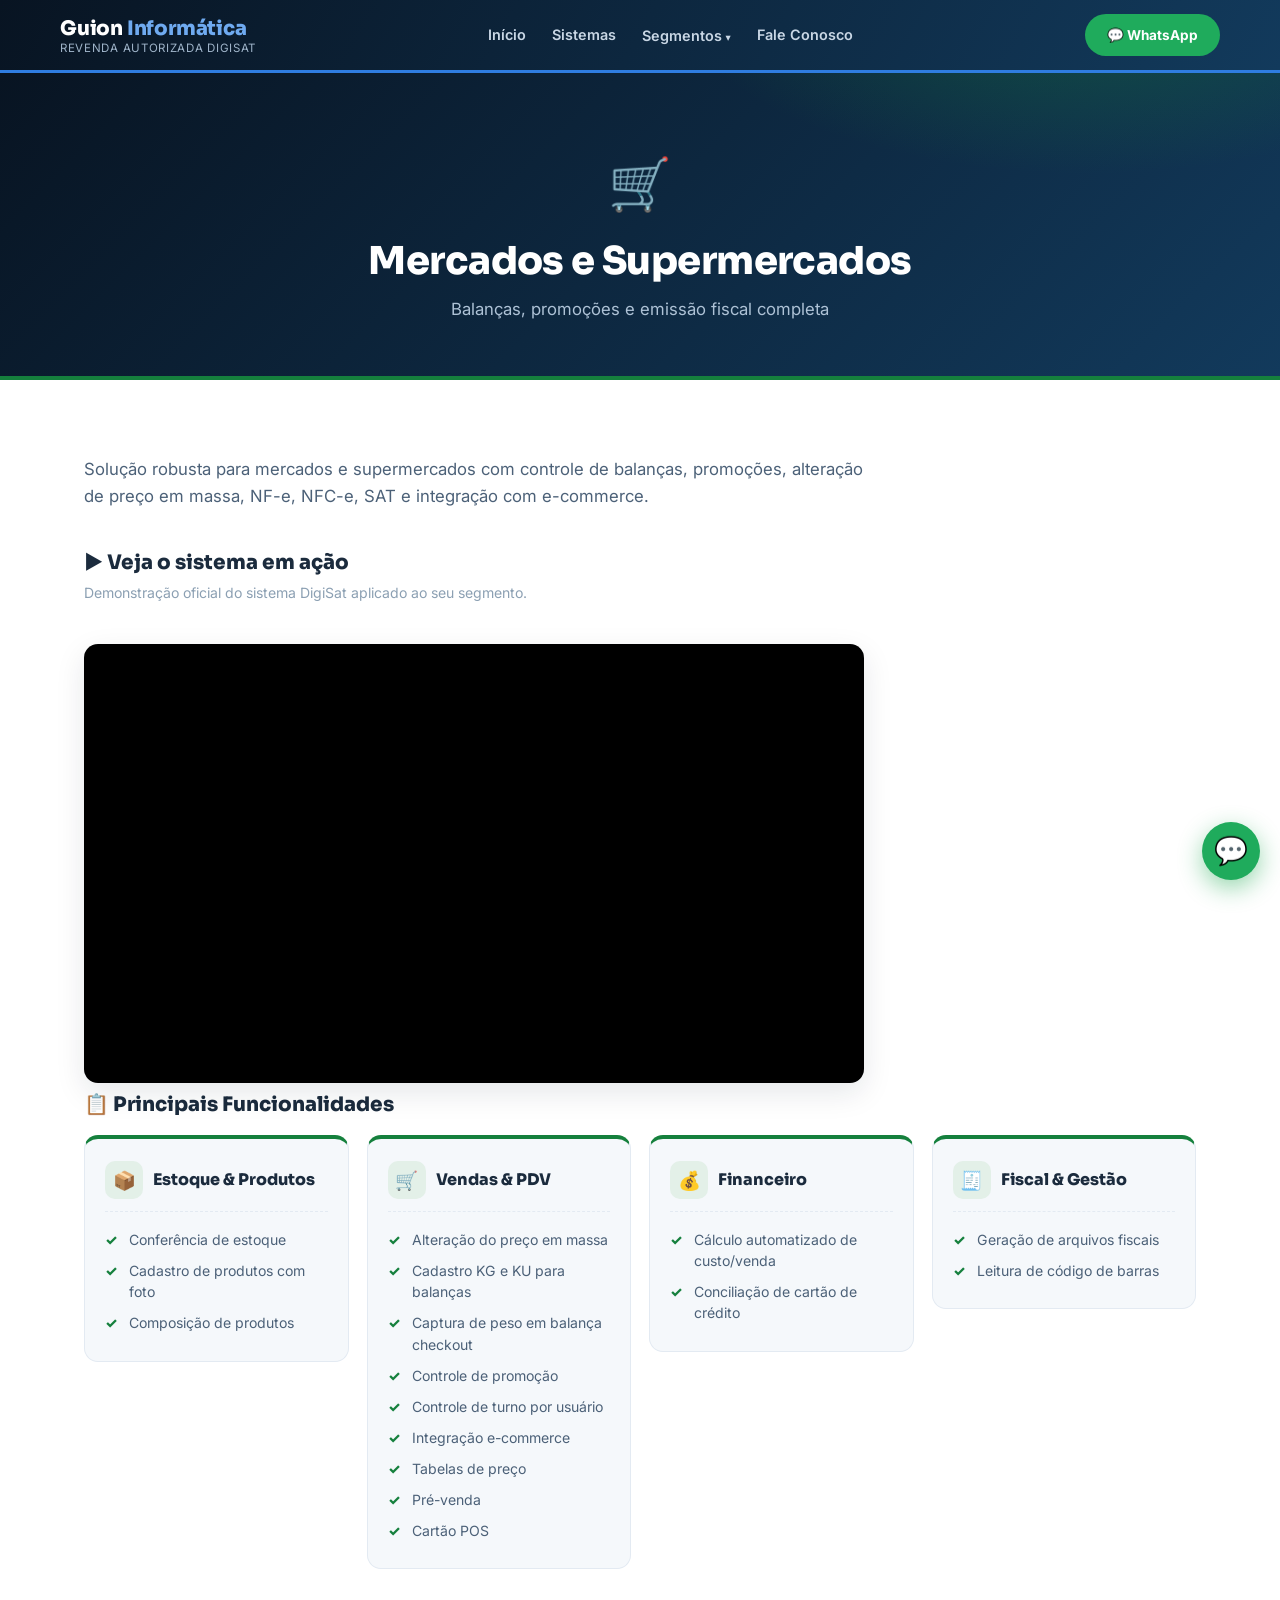
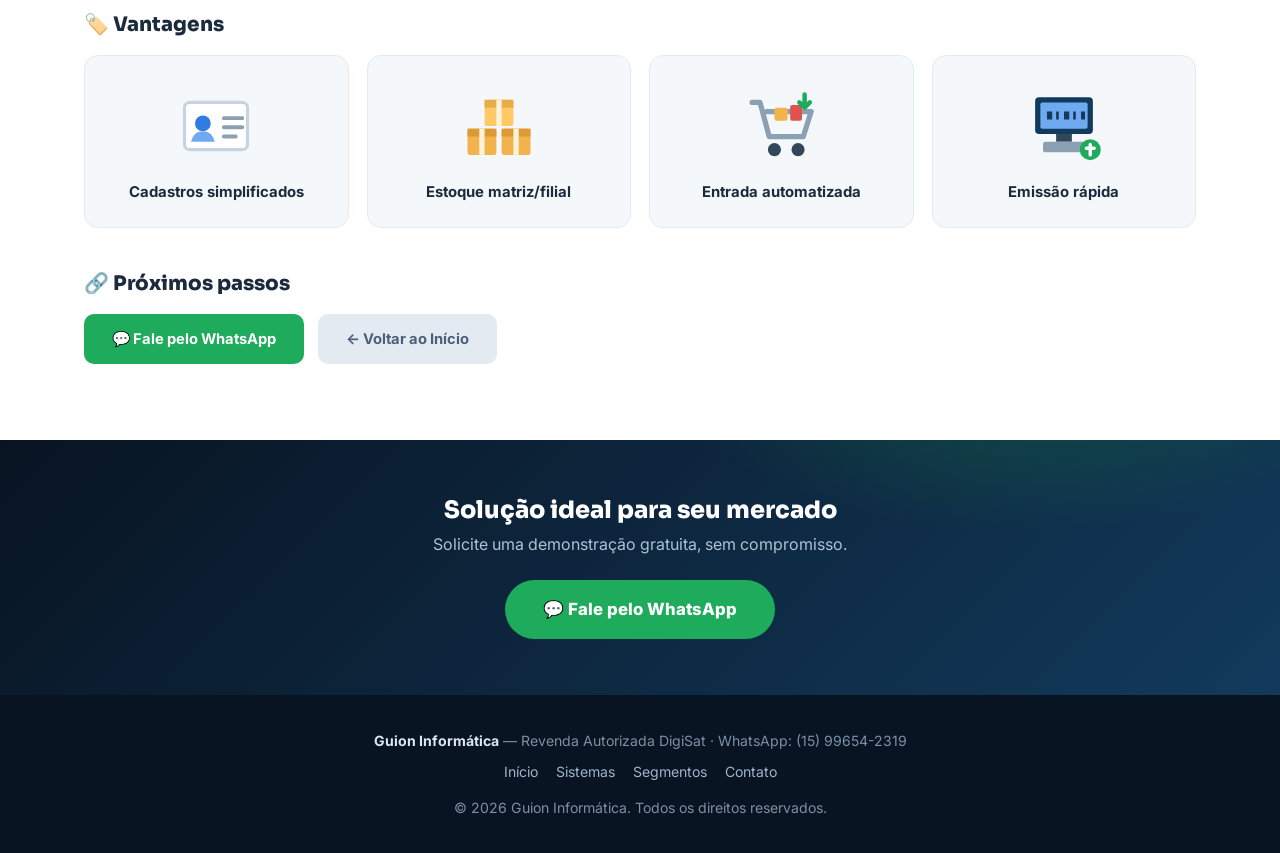
<file: mercados.html>
<!DOCTYPE html>
<html lang="pt-BR">
<head>
    <meta charset="UTF-8">
    <meta name="viewport" content="width=device-width, initial-scale=1.0">
    <title>Mercados e Supermercados — Sistema de Gestão | Guion Informática · Revenda DigiSat</title>
    <meta name="description" content="Sistema para mercados e supermercados: balanças, promoções, PDV e emissão fiscal. Guion Informática, revenda autorizada DigiSat.">
    <link rel="canonical" href="https://guioninformatica.com.br/mercados">
    <meta property="og:title" content="Mercados e Supermercados — Sistema de Gestão | Guion Informática">
    <meta property="og:description" content="Sistema para mercados e supermercados: balanças, promoções, PDV e emissão fiscal. Guion Informática, revenda autorizada DigiSat.">
    <meta property="og:url" content="https://guioninformatica.com.br/mercados">
    <meta property="og:type" content="website">
    <link rel="preconnect" href="https://fonts.googleapis.com">
    <link rel="preconnect" href="https://fonts.gstatic.com" crossorigin>
    <link href="https://fonts.googleapis.com/css2?family=Inter:wght@400;600;700&family=Sora:wght@700;800&display=swap" rel="stylesheet">
    <link rel="stylesheet" href="css/style.css">
    <style>:root { --accent: #15803D; }</style>
</head>
<body>

    <header>
        <div class="container header-inner">
            <div class="logo-area">
                <a href="index.html">
                    <div class="name">Guion <span>Informática</span></div>
                    <div class="tagline">Revenda Autorizada DigiSat</div>
                </a>
            </div>
            <button class="menu-toggle" aria-label="Abrir menu" aria-expanded="false">☰</button>
            <nav class="main-nav">
                <a href="index.html">Início</a>
                <a href="index.html#sistemas">Sistemas</a>
                <div class="dropdown">
                    <a href="index.html#segmentos">Segmentos</a>
                    <div class="dropdown-content">
                        <a href="autopecas.html">🔧 Autopeças</a>
                        <a href="calcados.html">👟 Calçados</a>
                        <a href="comercio-geral.html">🏪 Comércio em Geral</a>
                        <a href="confeccoes.html">👗 Lojas de Confecções</a>
                        <a href="varejo.html">🛍️ Lojas de Varejo</a>
                        <a href="mercados.html">🛒 Mercados e Supermercados</a>
                        <a href="oficinas.html">🔩 Oficinas</a>
                        <a href="papelarias.html">📚 Papelarias</a>
                    </div>
                </div>
                <a href="index.html#contato">Fale Conosco</a>
            </nav>
            <div class="header-cta">
                <a href="https://wa.me/5515996542319?text=Ol%C3%A1%21%20Vim%20pelo%20site%20da%20Guion%20Inform%C3%A1tica%20e%20quero%20uma%20demonstra%C3%A7%C3%A3o%20do%20sistema%20DigiSat%20para%20mercados%20e%20supermercados." target="_blank" rel="noopener">💬 WhatsApp</a>
            </div>
        </div>
    </header>

    <div class="banner-segmento">
        <div class="container">
            <div class="icone">🛒</div>
            <h1>Mercados e Supermercados</h1>
            <p>Balanças, promoções e emissão fiscal completa</p>
        </div>
    </div>

    <section class="conteudo-segmento">
        <div class="container">
            <p class="descricao">Solução robusta para mercados e supermercados com controle de balanças, promoções, alteração de preço em massa, NF-e, NFC-e, SAT e integração com e-commerce.</p>

            <h2>▶️ Veja o sistema em ação</h2>
            <p class="video-legenda">Demonstração oficial do sistema DigiSat aplicado ao seu segmento.</p>
            <div class="video-frame video-destaque"><iframe src="https://www.youtube-nocookie.com/embed/hbqHXEptcpg" title="Sistema DigiSat para Mercados e Supermercados — demonstração" loading="lazy" allow="accelerometer; autoplay; clipboard-write; encrypted-media; gyroscope; picture-in-picture; web-share" referrerpolicy="strict-origin-when-cross-origin" allowfullscreen></iframe></div>

            <h2>📋 Principais Funcionalidades</h2>
            <div class="func-groups">
                <div class="func-group">
                    <div class="fg-head"><span class="fg-icon">📦</span><h3>Estoque & Produtos</h3></div>
                    <ul>
                        <li>Conferência de estoque</li>
                        <li>Cadastro de produtos com foto</li>
                        <li>Composição de produtos</li>
                    </ul>
                </div>
                <div class="func-group">
                    <div class="fg-head"><span class="fg-icon">🛒</span><h3>Vendas & PDV</h3></div>
                    <ul>
                        <li>Alteração do preço em massa</li>
                        <li>Cadastro KG e KU para balanças</li>
                        <li>Captura de peso em balança checkout</li>
                        <li>Controle de promoção</li>
                        <li>Controle de turno por usuário</li>
                        <li>Integração e-commerce</li>
                        <li>Tabelas de preço</li>
                        <li>Pré-venda</li>
                        <li>Cartão POS</li>
                    </ul>
                </div>
                <div class="func-group">
                    <div class="fg-head"><span class="fg-icon">💰</span><h3>Financeiro</h3></div>
                    <ul>
                        <li>Cálculo automatizado de custo/venda</li>
                        <li>Conciliação de cartão de crédito</li>
                    </ul>
                </div>
                <div class="func-group">
                    <div class="fg-head"><span class="fg-icon">🧾</span><h3>Fiscal & Gestão</h3></div>
                    <ul>
                        <li>Geração de arquivos fiscais</li>
                        <li>Leitura de código de barras</li>
                    </ul>
                </div>
            </div>

            <h2>🏷️ Vantagens</h2>
            <div class="vantagens-grid">
                <div class="card-vantagem">
                    <svg viewBox="0 0 64 64" xmlns="http://www.w3.org/2000/svg" aria-hidden="true">
<rect x="8" y="14" width="48" height="36" rx="4" fill="#FFFFFF" stroke="#C7D3DF" stroke-width="2.4"/>
<circle cx="22" cy="30" r="6" fill="#2F7DE1"/><path d="M13 44c1.5-6 5-8 9-8s7.5 2 9 8" fill="#6FAAF0"/>
<path d="M38 26h14M38 33h14M38 40h9" stroke="#8CA0B3" stroke-width="3" stroke-linecap="round"/>
</svg>
                    <div class="label">Cadastros simplificados</div>
                </div>
                <div class="card-vantagem">
                    <svg viewBox="0 0 64 64" xmlns="http://www.w3.org/2000/svg" aria-hidden="true">
<rect x="8" y="34" width="22" height="20" rx="2" fill="#F2B24C"/><rect x="8" y="34" width="22" height="6" fill="#DB9A35"/>
<rect x="34" y="34" width="22" height="20" rx="2" fill="#F2B24C"/><rect x="34" y="34" width="22" height="6" fill="#DB9A35"/>
<rect x="21" y="12" width="22" height="20" rx="2" fill="#FFC966"/><rect x="21" y="12" width="22" height="6" fill="#E8AC49"/>
<rect x="30" y="12" width="4" height="20" fill="#FFF3DC"/><rect x="17" y="34" width="4" height="20" fill="#FFF3DC"/><rect x="43" y="34" width="4" height="20" fill="#FFF3DC"/>
</svg>
                    <div class="label">Estoque matriz/filial</div>
                </div>
                <div class="card-vantagem">
                    <svg viewBox="0 0 64 64" xmlns="http://www.w3.org/2000/svg" aria-hidden="true">
<path d="M10 14h6l7 26h26l6-19H21" fill="none" stroke="#8CA0B3" stroke-width="4" stroke-linecap="round" stroke-linejoin="round"/>
<circle cx="27" cy="50" r="5" fill="#33475B"/><circle cx="45" cy="50" r="5" fill="#33475B"/>
<rect x="27" y="18" width="10" height="10" rx="1.5" fill="#F2B24C"/><rect x="39" y="16" width="9" height="12" rx="1.5" fill="#E0524D"/>
<path d="M50 8v10m0 0-4-4m4 4 4-4" stroke="#1FAB5C" stroke-width="3.4" stroke-linecap="round" stroke-linejoin="round" fill="none"/>
</svg>
                    <div class="label">Entrada automatizada</div>
                </div>
                <div class="card-vantagem">
                    <svg viewBox="0 0 64 64" xmlns="http://www.w3.org/2000/svg" aria-hidden="true">
<rect x="10" y="10" width="44" height="28" rx="3" fill="#123A5C"/><rect x="14" y="14" width="36" height="20" rx="1.5" fill="#6FAAF0"/>
<path d="M19 24h4m3 0h2m4 0h4m3 0h2m4 0h3" stroke="#123A5C" stroke-width="6" stroke-linecap="butt"/>
<rect x="26" y="38" width="12" height="6" fill="#33475B"/><rect x="16" y="44" width="32" height="8" rx="2" fill="#8CA0B3"/>
<circle cx="52" cy="50" r="8" fill="#1FAB5C"/><path d="M52 46v8m-3-5h6" stroke="#fff" stroke-width="2.6" stroke-linecap="round"/>
</svg>
                    <div class="label">Emissão rápida</div>
                </div>
            </div>

            <h2>🔗 Próximos passos</h2>
            <div class="links-uteis">
                <a class="btn-whatsapp-seg" href="https://wa.me/5515996542319?text=Ol%C3%A1%21%20Vim%20pelo%20site%20da%20Guion%20Inform%C3%A1tica%20e%20quero%20uma%20demonstra%C3%A7%C3%A3o%20do%20sistema%20DigiSat%20para%20mercados%20e%20supermercados." target="_blank" rel="noopener">💬 Fale pelo WhatsApp</a>
                <a class="btn-voltar" href="index.html">← Voltar ao Início</a>
            </div>
        </div>
    </section>

    <div class="cta-segmento">
        <div class="container">
            <h2>Solução ideal para seu mercado</h2>
            <p>Solicite uma demonstração gratuita, sem compromisso.</p>
            <a class="btn-whatsapp" href="https://wa.me/5515996542319?text=Ol%C3%A1%21%20Vim%20pelo%20site%20da%20Guion%20Inform%C3%A1tica%20e%20quero%20uma%20demonstra%C3%A7%C3%A3o%20do%20sistema%20DigiSat%20para%20mercados%20e%20supermercados." target="_blank" rel="noopener">💬 Fale pelo WhatsApp</a>
        </div>
    </div>

    <footer>
        <div class="container">
            <strong>Guion Informática</strong> — Revenda Autorizada DigiSat · WhatsApp: (15) 99654-2319
            <div class="foot-links">
                <a href="index.html">Início</a>
                <a href="index.html#sistemas">Sistemas</a>
                <a href="index.html#segmentos">Segmentos</a>
                <a href="index.html#contato">Contato</a>
            </div>
            © 2026 Guion Informática. Todos os direitos reservados.
        </div>
    </footer>

    <a class="whats-float" href="https://wa.me/5515996542319?text=Ol%C3%A1%21%20Vim%20pelo%20site%20da%20Guion%20Inform%C3%A1tica%20e%20quero%20uma%20demonstra%C3%A7%C3%A3o%20do%20sistema%20DigiSat%20para%20mercados%20e%20supermercados." target="_blank" rel="noopener" aria-label="Conversar no WhatsApp">💬</a>

    <script src="js/main.js"></script>
</body>
</html>
</file>
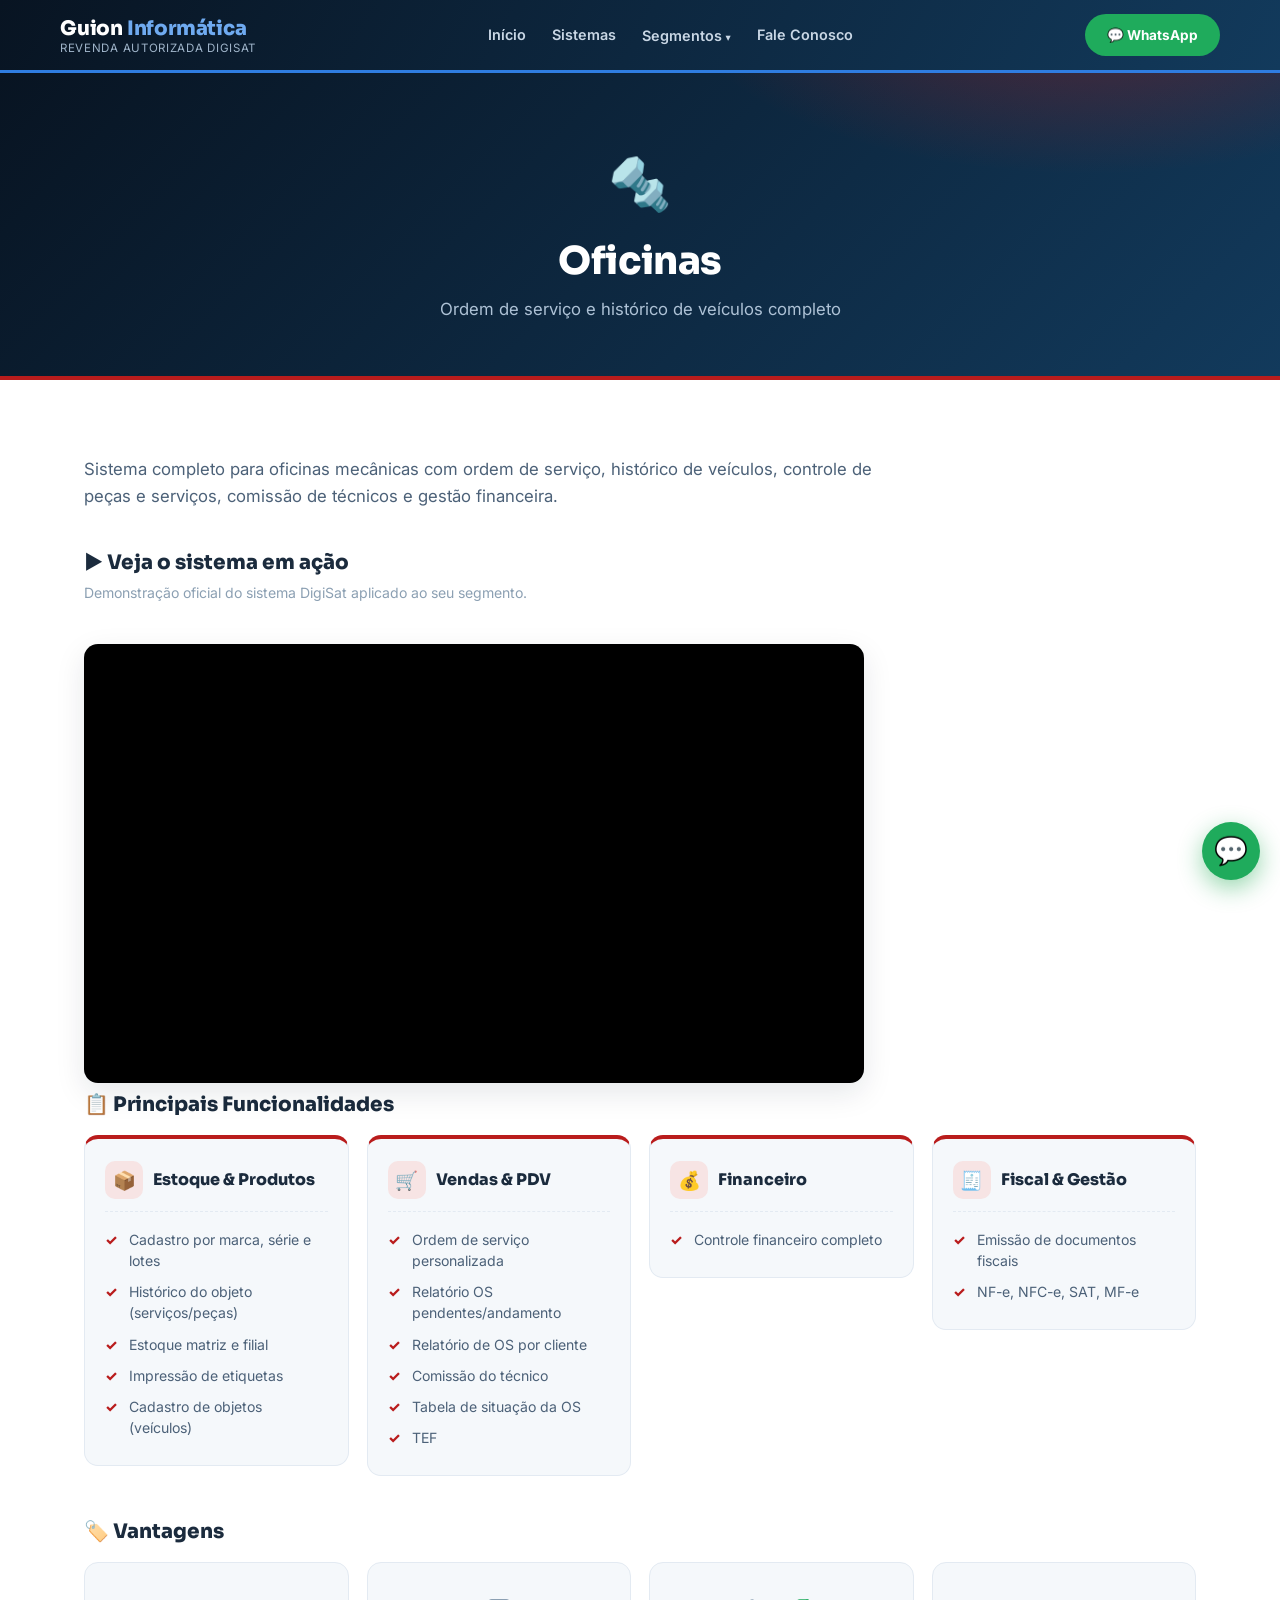
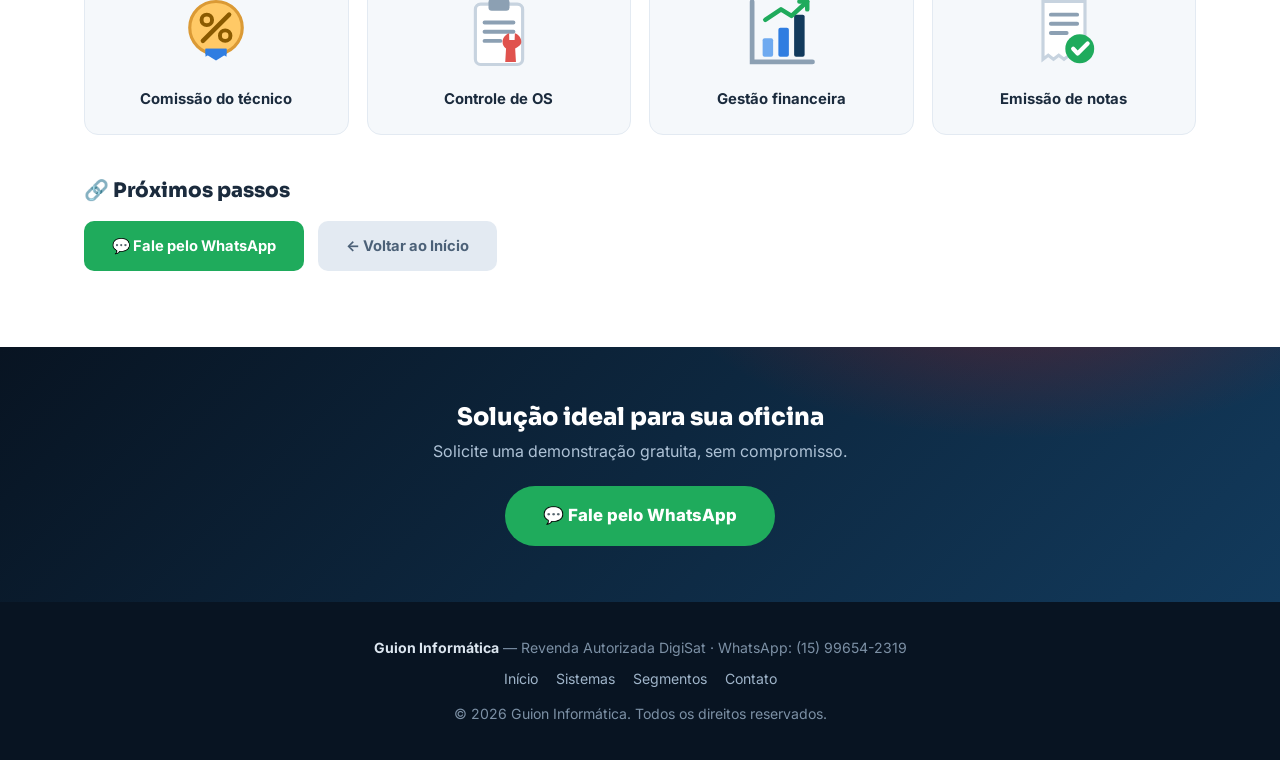
<file: oficinas.html>
<!DOCTYPE html>
<html lang="pt-BR">
<head>
    <meta charset="UTF-8">
    <meta name="viewport" content="width=device-width, initial-scale=1.0">
    <title>Oficinas — Sistema de Gestão | Guion Informática · Revenda DigiSat</title>
    <meta name="description" content="Sistema para oficinas mecânicas: ordem de serviço, histórico de veículos e financeiro. Guion Informática, revenda autorizada DigiSat.">
    <link rel="canonical" href="https://guioninformatica.com.br/oficinas">
    <meta property="og:title" content="Oficinas — Sistema de Gestão | Guion Informática">
    <meta property="og:description" content="Sistema para oficinas mecânicas: ordem de serviço, histórico de veículos e financeiro. Guion Informática, revenda autorizada DigiSat.">
    <meta property="og:url" content="https://guioninformatica.com.br/oficinas">
    <meta property="og:type" content="website">
    <link rel="preconnect" href="https://fonts.googleapis.com">
    <link rel="preconnect" href="https://fonts.gstatic.com" crossorigin>
    <link href="https://fonts.googleapis.com/css2?family=Inter:wght@400;600;700&family=Sora:wght@700;800&display=swap" rel="stylesheet">
    <link rel="stylesheet" href="css/style.css">
    <style>:root { --accent: #B91C1C; }</style>
</head>
<body>

    <header>
        <div class="container header-inner">
            <div class="logo-area">
                <a href="index.html">
                    <div class="name">Guion <span>Informática</span></div>
                    <div class="tagline">Revenda Autorizada DigiSat</div>
                </a>
            </div>
            <button class="menu-toggle" aria-label="Abrir menu" aria-expanded="false">☰</button>
            <nav class="main-nav">
                <a href="index.html">Início</a>
                <a href="index.html#sistemas">Sistemas</a>
                <div class="dropdown">
                    <a href="index.html#segmentos">Segmentos</a>
                    <div class="dropdown-content">
                        <a href="autopecas.html">🔧 Autopeças</a>
                        <a href="calcados.html">👟 Calçados</a>
                        <a href="comercio-geral.html">🏪 Comércio em Geral</a>
                        <a href="confeccoes.html">👗 Lojas de Confecções</a>
                        <a href="varejo.html">🛍️ Lojas de Varejo</a>
                        <a href="mercados.html">🛒 Mercados e Supermercados</a>
                        <a href="oficinas.html">🔩 Oficinas</a>
                        <a href="papelarias.html">📚 Papelarias</a>
                    </div>
                </div>
                <a href="index.html#contato">Fale Conosco</a>
            </nav>
            <div class="header-cta">
                <a href="https://wa.me/5515996542319?text=Ol%C3%A1%21%20Vim%20pelo%20site%20da%20Guion%20Inform%C3%A1tica%20e%20quero%20uma%20demonstra%C3%A7%C3%A3o%20do%20sistema%20DigiSat%20para%20oficinas." target="_blank" rel="noopener">💬 WhatsApp</a>
            </div>
        </div>
    </header>

    <div class="banner-segmento">
        <div class="container">
            <div class="icone">🔩</div>
            <h1>Oficinas</h1>
            <p>Ordem de serviço e histórico de veículos completo</p>
        </div>
    </div>

    <section class="conteudo-segmento">
        <div class="container">
            <p class="descricao">Sistema completo para oficinas mecânicas com ordem de serviço, histórico de veículos, controle de peças e serviços, comissão de técnicos e gestão financeira.</p>

            <h2>▶️ Veja o sistema em ação</h2>
            <p class="video-legenda">Demonstração oficial do sistema DigiSat aplicado ao seu segmento.</p>
            <div class="video-frame video-destaque"><iframe src="https://www.youtube-nocookie.com/embed/_oiw-1MlC8c" title="Sistema DigiSat para Oficinas — demonstração" loading="lazy" allow="accelerometer; autoplay; clipboard-write; encrypted-media; gyroscope; picture-in-picture; web-share" referrerpolicy="strict-origin-when-cross-origin" allowfullscreen></iframe></div>

            <h2>📋 Principais Funcionalidades</h2>
            <div class="func-groups">
                <div class="func-group">
                    <div class="fg-head"><span class="fg-icon">📦</span><h3>Estoque & Produtos</h3></div>
                    <ul>
                        <li>Cadastro por marca, série e lotes</li>
                        <li>Histórico do objeto (serviços/peças)</li>
                        <li>Estoque matriz e filial</li>
                        <li>Impressão de etiquetas</li>
                        <li>Cadastro de objetos (veículos)</li>
                    </ul>
                </div>
                <div class="func-group">
                    <div class="fg-head"><span class="fg-icon">🛒</span><h3>Vendas & PDV</h3></div>
                    <ul>
                        <li>Ordem de serviço personalizada</li>
                        <li>Relatório OS pendentes/andamento</li>
                        <li>Relatório de OS por cliente</li>
                        <li>Comissão do técnico</li>
                        <li>Tabela de situação da OS</li>
                        <li>TEF</li>
                    </ul>
                </div>
                <div class="func-group">
                    <div class="fg-head"><span class="fg-icon">💰</span><h3>Financeiro</h3></div>
                    <ul>
                        <li>Controle financeiro completo</li>
                    </ul>
                </div>
                <div class="func-group">
                    <div class="fg-head"><span class="fg-icon">🧾</span><h3>Fiscal & Gestão</h3></div>
                    <ul>
                        <li>Emissão de documentos fiscais</li>
                        <li>NF-e, NFC-e, SAT, MF-e</li>
                    </ul>
                </div>
            </div>

            <h2>🏷️ Vantagens</h2>
            <div class="vantagens-grid">
                <div class="card-vantagem">
                    <svg viewBox="0 0 64 64" xmlns="http://www.w3.org/2000/svg" aria-hidden="true">
<circle cx="32" cy="28" r="20" fill="#FFC966" stroke="#DB9A35" stroke-width="2.4"/>
<circle cx="25" cy="22" r="4" fill="none" stroke="#8a5a00" stroke-width="3"/><circle cx="39" cy="34" r="4" fill="none" stroke="#8a5a00" stroke-width="3"/>
<path d="M22 38 42 18" stroke="#8a5a00" stroke-width="3.4" stroke-linecap="round"/>
<path d="M24 50l8-5 8 5V44H24z" fill="#2F7DE1"/><path d="M24 44h16v4l-8 5-8-5z" fill="#2F7DE1"/>
</svg>
                    <div class="label">Comissão do técnico</div>
                </div>
                <div class="card-vantagem">
                    <svg viewBox="0 0 64 64" xmlns="http://www.w3.org/2000/svg" aria-hidden="true">
<rect x="14" y="10" width="36" height="46" rx="4" fill="#FFFFFF" stroke="#C7D3DF" stroke-width="2.4"/>
<rect x="24" y="6" width="16" height="9" rx="2.5" fill="#8CA0B3"/>
<path d="M21 24h22M21 31h22M21 38h12" stroke="#8CA0B3" stroke-width="3" stroke-linecap="round"/>
<path d="M50 40c0-3-2-5.5-4.8-6.4l-.2 5-4-.1-.1-5C38.2 34.4 36 37 36 40c0 2 1 3.8 2.6 4.9L38 55h8l-.6-10.1C47 43.8 50 42.5 50 40z" fill="#E0524D" transform="translate(-2 -2) scale(1.02)"/>
</svg>
                    <div class="label">Controle de OS</div>
                </div>
                <div class="card-vantagem">
                    <svg viewBox="0 0 64 64" xmlns="http://www.w3.org/2000/svg" aria-hidden="true">
<path d="M10 8v46h46" stroke="#8CA0B3" stroke-width="3.6" stroke-linecap="round" fill="none"/>
<rect x="18" y="36" width="8" height="14" rx="1.5" fill="#6FAAF0"/><rect x="30" y="28" width="8" height="22" rx="1.5" fill="#2F7DE1"/><rect x="42" y="18" width="8" height="32" rx="1.5" fill="#123A5C"/>
<path d="M20 22l12-8 8 5 12-11" stroke="#1FAB5C" stroke-width="3.4" stroke-linecap="round" stroke-linejoin="round" fill="none"/>
<path d="M46 8h6v6" stroke="#1FAB5C" stroke-width="3.4" stroke-linecap="round" stroke-linejoin="round" fill="none"/>
</svg>
                    <div class="label">Gestão financeira</div>
                </div>
                <div class="card-vantagem">
                    <svg viewBox="0 0 64 64" xmlns="http://www.w3.org/2000/svg" aria-hidden="true">
<path d="M16 8h32v44l-4-3-4 3-4-3-4 3-4-3-4 3-4-3-4 3z" fill="#FFFFFF" stroke="#C7D3DF" stroke-width="2.4"/>
<path d="M22 18h20M22 25h20M22 32h12" stroke="#8CA0B3" stroke-width="3" stroke-linecap="round"/>
<circle cx="44" cy="44" r="11" fill="#1FAB5C"/><path d="M39 44l3.4 3.6L50 40" stroke="#fff" stroke-width="3.2" stroke-linecap="round" stroke-linejoin="round" fill="none"/>
</svg>
                    <div class="label">Emissão de notas</div>
                </div>
            </div>

            <h2>🔗 Próximos passos</h2>
            <div class="links-uteis">
                <a class="btn-whatsapp-seg" href="https://wa.me/5515996542319?text=Ol%C3%A1%21%20Vim%20pelo%20site%20da%20Guion%20Inform%C3%A1tica%20e%20quero%20uma%20demonstra%C3%A7%C3%A3o%20do%20sistema%20DigiSat%20para%20oficinas." target="_blank" rel="noopener">💬 Fale pelo WhatsApp</a>
                <a class="btn-voltar" href="index.html">← Voltar ao Início</a>
            </div>
        </div>
    </section>

    <div class="cta-segmento">
        <div class="container">
            <h2>Solução ideal para sua oficina</h2>
            <p>Solicite uma demonstração gratuita, sem compromisso.</p>
            <a class="btn-whatsapp" href="https://wa.me/5515996542319?text=Ol%C3%A1%21%20Vim%20pelo%20site%20da%20Guion%20Inform%C3%A1tica%20e%20quero%20uma%20demonstra%C3%A7%C3%A3o%20do%20sistema%20DigiSat%20para%20oficinas." target="_blank" rel="noopener">💬 Fale pelo WhatsApp</a>
        </div>
    </div>

    <footer>
        <div class="container">
            <strong>Guion Informática</strong> — Revenda Autorizada DigiSat · WhatsApp: (15) 99654-2319
            <div class="foot-links">
                <a href="index.html">Início</a>
                <a href="index.html#sistemas">Sistemas</a>
                <a href="index.html#segmentos">Segmentos</a>
                <a href="index.html#contato">Contato</a>
            </div>
            © 2026 Guion Informática. Todos os direitos reservados.
        </div>
    </footer>

    <a class="whats-float" href="https://wa.me/5515996542319?text=Ol%C3%A1%21%20Vim%20pelo%20site%20da%20Guion%20Inform%C3%A1tica%20e%20quero%20uma%20demonstra%C3%A7%C3%A3o%20do%20sistema%20DigiSat%20para%20oficinas." target="_blank" rel="noopener" aria-label="Conversar no WhatsApp">💬</a>

    <script src="js/main.js"></script>
</body>
</html>
</file>
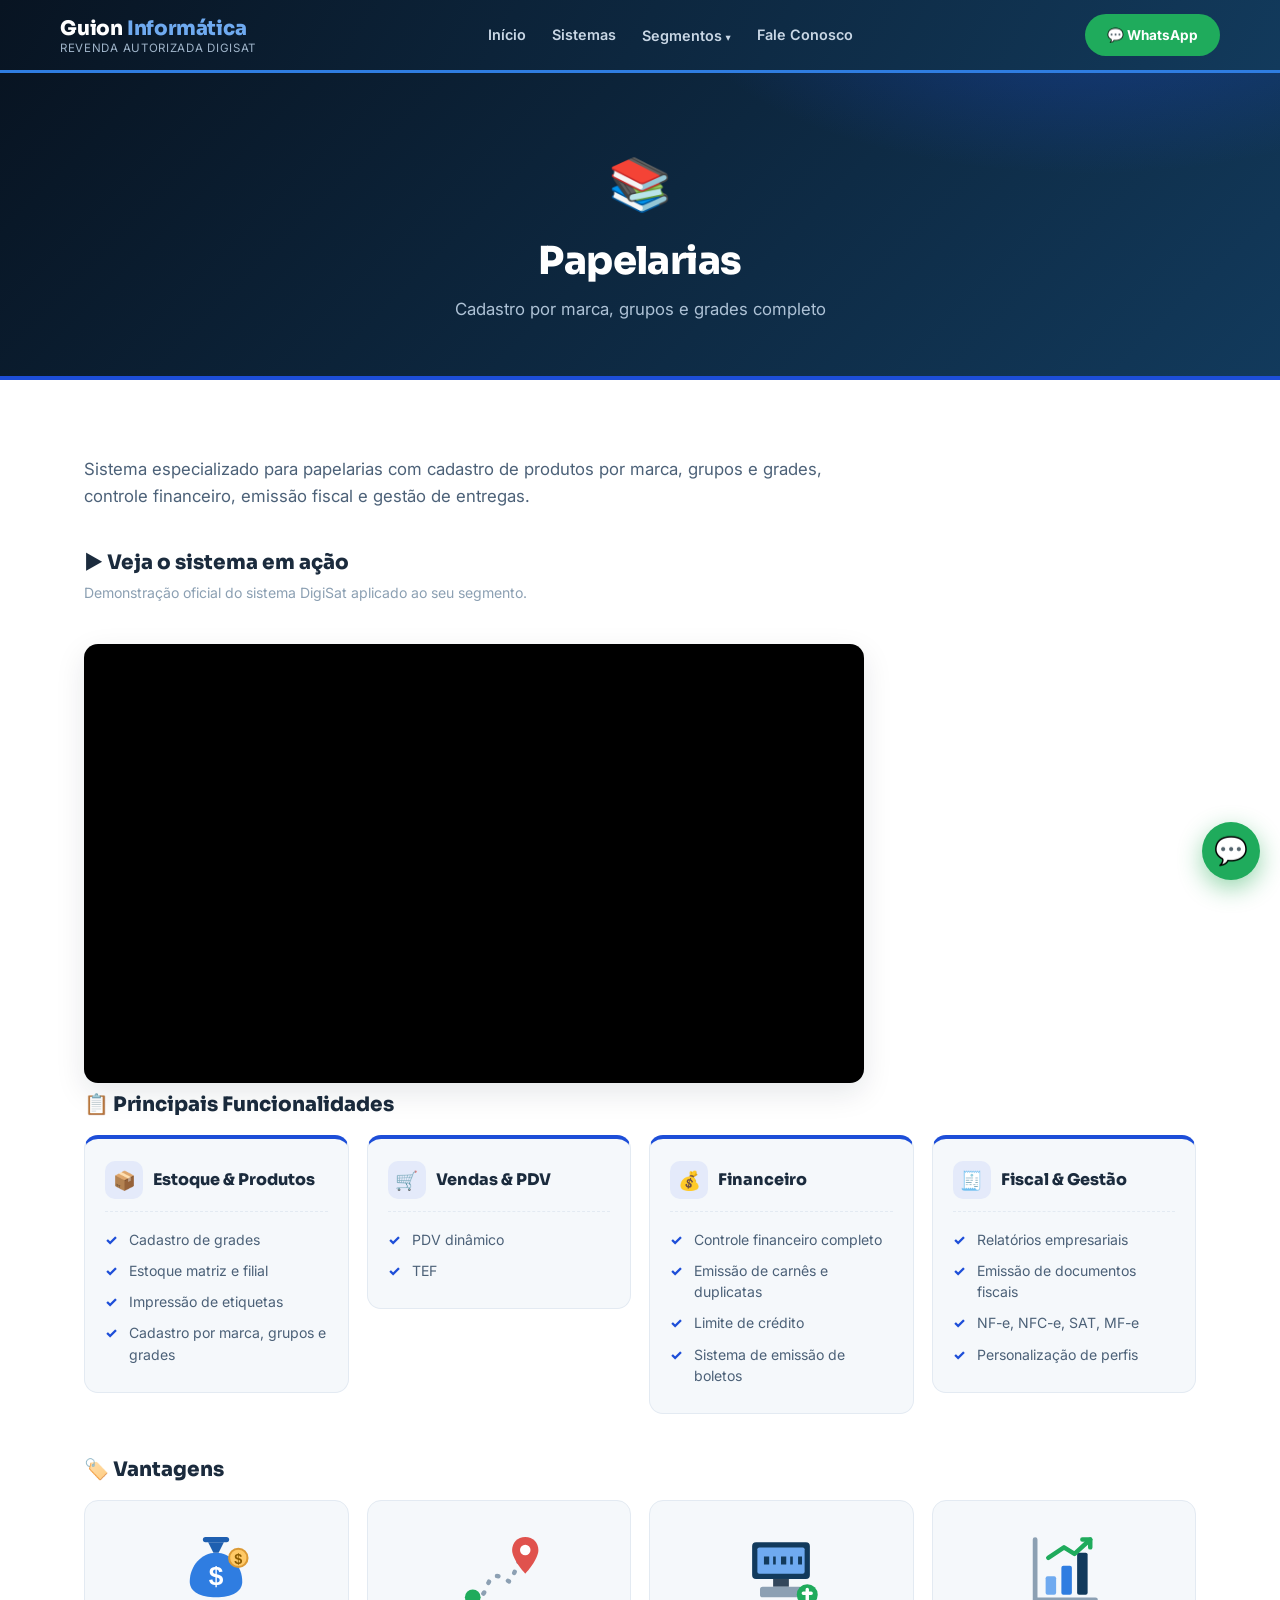
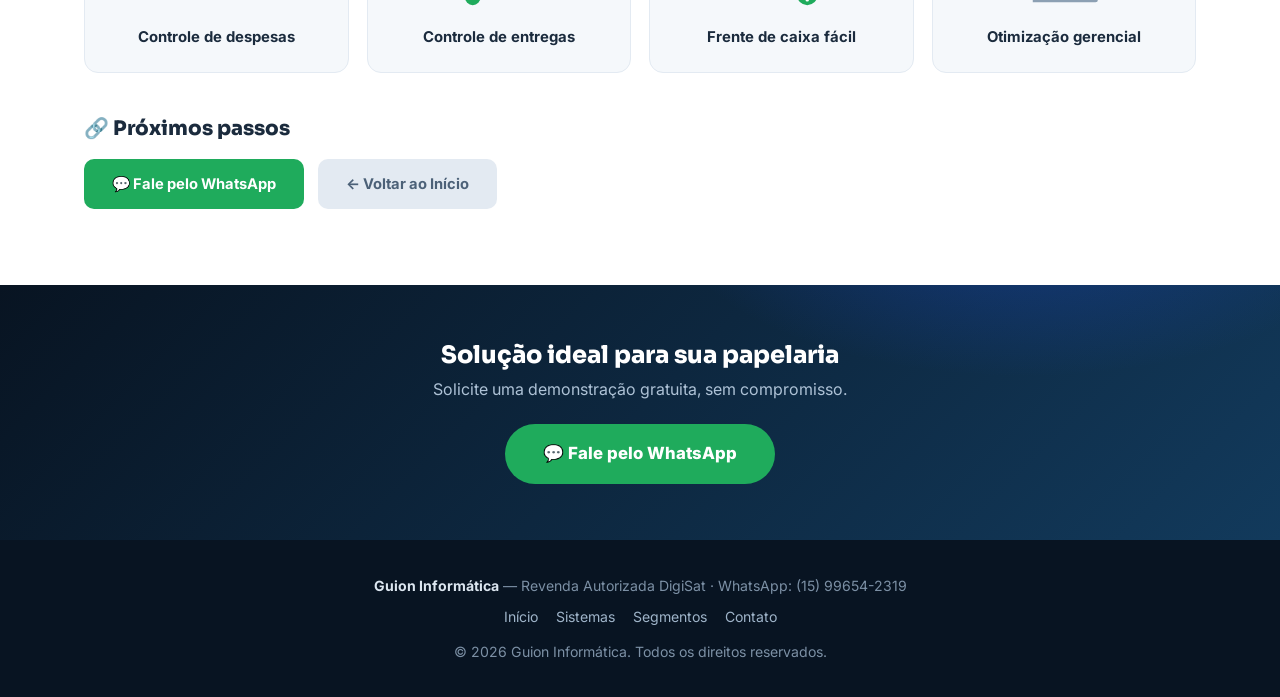
<file: papelarias.html>
<!DOCTYPE html>
<html lang="pt-BR">
<head>
    <meta charset="UTF-8">
    <meta name="viewport" content="width=device-width, initial-scale=1.0">
    <title>Papelarias — Sistema de Gestão | Guion Informática · Revenda DigiSat</title>
    <meta name="description" content="Sistema para papelarias: cadastro por grades, PDV, financeiro e emissão fiscal. Guion Informática, revenda autorizada DigiSat.">
    <link rel="canonical" href="https://guioninformatica.com.br/papelarias">
    <meta property="og:title" content="Papelarias — Sistema de Gestão | Guion Informática">
    <meta property="og:description" content="Sistema para papelarias: cadastro por grades, PDV, financeiro e emissão fiscal. Guion Informática, revenda autorizada DigiSat.">
    <meta property="og:url" content="https://guioninformatica.com.br/papelarias">
    <meta property="og:type" content="website">
    <link rel="preconnect" href="https://fonts.googleapis.com">
    <link rel="preconnect" href="https://fonts.gstatic.com" crossorigin>
    <link href="https://fonts.googleapis.com/css2?family=Inter:wght@400;600;700&family=Sora:wght@700;800&display=swap" rel="stylesheet">
    <link rel="stylesheet" href="css/style.css">
    <style>:root { --accent: #1D4ED8; }</style>
</head>
<body>

    <header>
        <div class="container header-inner">
            <div class="logo-area">
                <a href="index.html">
                    <div class="name">Guion <span>Informática</span></div>
                    <div class="tagline">Revenda Autorizada DigiSat</div>
                </a>
            </div>
            <button class="menu-toggle" aria-label="Abrir menu" aria-expanded="false">☰</button>
            <nav class="main-nav">
                <a href="index.html">Início</a>
                <a href="index.html#sistemas">Sistemas</a>
                <div class="dropdown">
                    <a href="index.html#segmentos">Segmentos</a>
                    <div class="dropdown-content">
                        <a href="autopecas.html">🔧 Autopeças</a>
                        <a href="calcados.html">👟 Calçados</a>
                        <a href="comercio-geral.html">🏪 Comércio em Geral</a>
                        <a href="confeccoes.html">👗 Lojas de Confecções</a>
                        <a href="varejo.html">🛍️ Lojas de Varejo</a>
                        <a href="mercados.html">🛒 Mercados e Supermercados</a>
                        <a href="oficinas.html">🔩 Oficinas</a>
                        <a href="papelarias.html">📚 Papelarias</a>
                    </div>
                </div>
                <a href="index.html#contato">Fale Conosco</a>
            </nav>
            <div class="header-cta">
                <a href="https://wa.me/5515996542319?text=Ol%C3%A1%21%20Vim%20pelo%20site%20da%20Guion%20Inform%C3%A1tica%20e%20quero%20uma%20demonstra%C3%A7%C3%A3o%20do%20sistema%20DigiSat%20para%20papelarias." target="_blank" rel="noopener">💬 WhatsApp</a>
            </div>
        </div>
    </header>

    <div class="banner-segmento">
        <div class="container">
            <div class="icone">📚</div>
            <h1>Papelarias</h1>
            <p>Cadastro por marca, grupos e grades completo</p>
        </div>
    </div>

    <section class="conteudo-segmento">
        <div class="container">
            <p class="descricao">Sistema especializado para papelarias com cadastro de produtos por marca, grupos e grades, controle financeiro, emissão fiscal e gestão de entregas.</p>

            <h2>▶️ Veja o sistema em ação</h2>
            <p class="video-legenda">Demonstração oficial do sistema DigiSat aplicado ao seu segmento.</p>
            <div class="video-frame video-destaque"><iframe src="https://www.youtube-nocookie.com/embed/uZsLC-RdmlY" title="Sistema DigiSat para Papelarias — demonstração" loading="lazy" allow="accelerometer; autoplay; clipboard-write; encrypted-media; gyroscope; picture-in-picture; web-share" referrerpolicy="strict-origin-when-cross-origin" allowfullscreen></iframe></div>

            <h2>📋 Principais Funcionalidades</h2>
            <div class="func-groups">
                <div class="func-group">
                    <div class="fg-head"><span class="fg-icon">📦</span><h3>Estoque & Produtos</h3></div>
                    <ul>
                        <li>Cadastro de grades</li>
                        <li>Estoque matriz e filial</li>
                        <li>Impressão de etiquetas</li>
                        <li>Cadastro por marca, grupos e grades</li>
                    </ul>
                </div>
                <div class="func-group">
                    <div class="fg-head"><span class="fg-icon">🛒</span><h3>Vendas & PDV</h3></div>
                    <ul>
                        <li>PDV dinâmico</li>
                        <li>TEF</li>
                    </ul>
                </div>
                <div class="func-group">
                    <div class="fg-head"><span class="fg-icon">💰</span><h3>Financeiro</h3></div>
                    <ul>
                        <li>Controle financeiro completo</li>
                        <li>Emissão de carnês e duplicatas</li>
                        <li>Limite de crédito</li>
                        <li>Sistema de emissão de boletos</li>
                    </ul>
                </div>
                <div class="func-group">
                    <div class="fg-head"><span class="fg-icon">🧾</span><h3>Fiscal & Gestão</h3></div>
                    <ul>
                        <li>Relatórios empresariais</li>
                        <li>Emissão de documentos fiscais</li>
                        <li>NF-e, NFC-e, SAT, MF-e</li>
                        <li>Personalização de perfis</li>
                    </ul>
                </div>
            </div>

            <h2>🏷️ Vantagens</h2>
            <div class="vantagens-grid">
                <div class="card-vantagem">
                    <svg viewBox="0 0 64 64" xmlns="http://www.w3.org/2000/svg" aria-hidden="true">
<path d="M32 18c-11 0-20 10-20 22 0 8 8 12 20 12s20-4 20-12c0-12-9-22-20-22z" fill="#2F7DE1"/>
<path d="M26 10h12l-4 8h-4z" fill="#1E5FB0"/><path d="M24 8h16" stroke="#1E5FB0" stroke-width="4" stroke-linecap="round"/>
<text x="32" y="43" font-family="Arial, sans-serif" font-size="20" font-weight="bold" fill="#fff" text-anchor="middle">$</text>
<circle cx="49" cy="22" r="7" fill="#FFC966" stroke="#DB9A35" stroke-width="1.6"/>
<text x="49" y="26.5" font-family="Arial, sans-serif" font-size="11" font-weight="bold" fill="#8a5a00" text-anchor="middle">$</text>
</svg>
                    <div class="label">Controle de despesas</div>
                </div>
                <div class="card-vantagem">
                    <svg viewBox="0 0 64 64" xmlns="http://www.w3.org/2000/svg" aria-hidden="true">
<path d="M12 52c14 2 8-18 20-16s4 16 20-24" fill="none" stroke="#8CA0B3" stroke-width="3.4" stroke-linecap="round" stroke-dasharray="1 8"/>
<circle cx="12" cy="52" r="6" fill="#1FAB5C"/>
<path d="M52 6c-6 0-10 4.5-10 10 0 7.5 10 18 10 18s10-10.5 10-18c0-5.5-4-10-10-10z" fill="#E0524D"/><circle cx="52" cy="16" r="4" fill="#fff"/>
</svg>
                    <div class="label">Controle de entregas</div>
                </div>
                <div class="card-vantagem">
                    <svg viewBox="0 0 64 64" xmlns="http://www.w3.org/2000/svg" aria-hidden="true">
<rect x="10" y="10" width="44" height="28" rx="3" fill="#123A5C"/><rect x="14" y="14" width="36" height="20" rx="1.5" fill="#6FAAF0"/>
<path d="M19 24h4m3 0h2m4 0h4m3 0h2m4 0h3" stroke="#123A5C" stroke-width="6" stroke-linecap="butt"/>
<rect x="26" y="38" width="12" height="6" fill="#33475B"/><rect x="16" y="44" width="32" height="8" rx="2" fill="#8CA0B3"/>
<circle cx="52" cy="50" r="8" fill="#1FAB5C"/><path d="M52 46v8m-3-5h6" stroke="#fff" stroke-width="2.6" stroke-linecap="round"/>
</svg>
                    <div class="label">Frente de caixa fácil</div>
                </div>
                <div class="card-vantagem">
                    <svg viewBox="0 0 64 64" xmlns="http://www.w3.org/2000/svg" aria-hidden="true">
<path d="M10 8v46h46" stroke="#8CA0B3" stroke-width="3.6" stroke-linecap="round" fill="none"/>
<rect x="18" y="36" width="8" height="14" rx="1.5" fill="#6FAAF0"/><rect x="30" y="28" width="8" height="22" rx="1.5" fill="#2F7DE1"/><rect x="42" y="18" width="8" height="32" rx="1.5" fill="#123A5C"/>
<path d="M20 22l12-8 8 5 12-11" stroke="#1FAB5C" stroke-width="3.4" stroke-linecap="round" stroke-linejoin="round" fill="none"/>
<path d="M46 8h6v6" stroke="#1FAB5C" stroke-width="3.4" stroke-linecap="round" stroke-linejoin="round" fill="none"/>
</svg>
                    <div class="label">Otimização gerencial</div>
                </div>
            </div>

            <h2>🔗 Próximos passos</h2>
            <div class="links-uteis">
                <a class="btn-whatsapp-seg" href="https://wa.me/5515996542319?text=Ol%C3%A1%21%20Vim%20pelo%20site%20da%20Guion%20Inform%C3%A1tica%20e%20quero%20uma%20demonstra%C3%A7%C3%A3o%20do%20sistema%20DigiSat%20para%20papelarias." target="_blank" rel="noopener">💬 Fale pelo WhatsApp</a>
                <a class="btn-voltar" href="index.html">← Voltar ao Início</a>
            </div>
        </div>
    </section>

    <div class="cta-segmento">
        <div class="container">
            <h2>Solução ideal para sua papelaria</h2>
            <p>Solicite uma demonstração gratuita, sem compromisso.</p>
            <a class="btn-whatsapp" href="https://wa.me/5515996542319?text=Ol%C3%A1%21%20Vim%20pelo%20site%20da%20Guion%20Inform%C3%A1tica%20e%20quero%20uma%20demonstra%C3%A7%C3%A3o%20do%20sistema%20DigiSat%20para%20papelarias." target="_blank" rel="noopener">💬 Fale pelo WhatsApp</a>
        </div>
    </div>

    <footer>
        <div class="container">
            <strong>Guion Informática</strong> — Revenda Autorizada DigiSat · WhatsApp: (15) 99654-2319
            <div class="foot-links">
                <a href="index.html">Início</a>
                <a href="index.html#sistemas">Sistemas</a>
                <a href="index.html#segmentos">Segmentos</a>
                <a href="index.html#contato">Contato</a>
            </div>
            © 2026 Guion Informática. Todos os direitos reservados.
        </div>
    </footer>

    <a class="whats-float" href="https://wa.me/5515996542319?text=Ol%C3%A1%21%20Vim%20pelo%20site%20da%20Guion%20Inform%C3%A1tica%20e%20quero%20uma%20demonstra%C3%A7%C3%A3o%20do%20sistema%20DigiSat%20para%20papelarias." target="_blank" rel="noopener" aria-label="Conversar no WhatsApp">💬</a>

    <script src="js/main.js"></script>
</body>
</html>
</file>
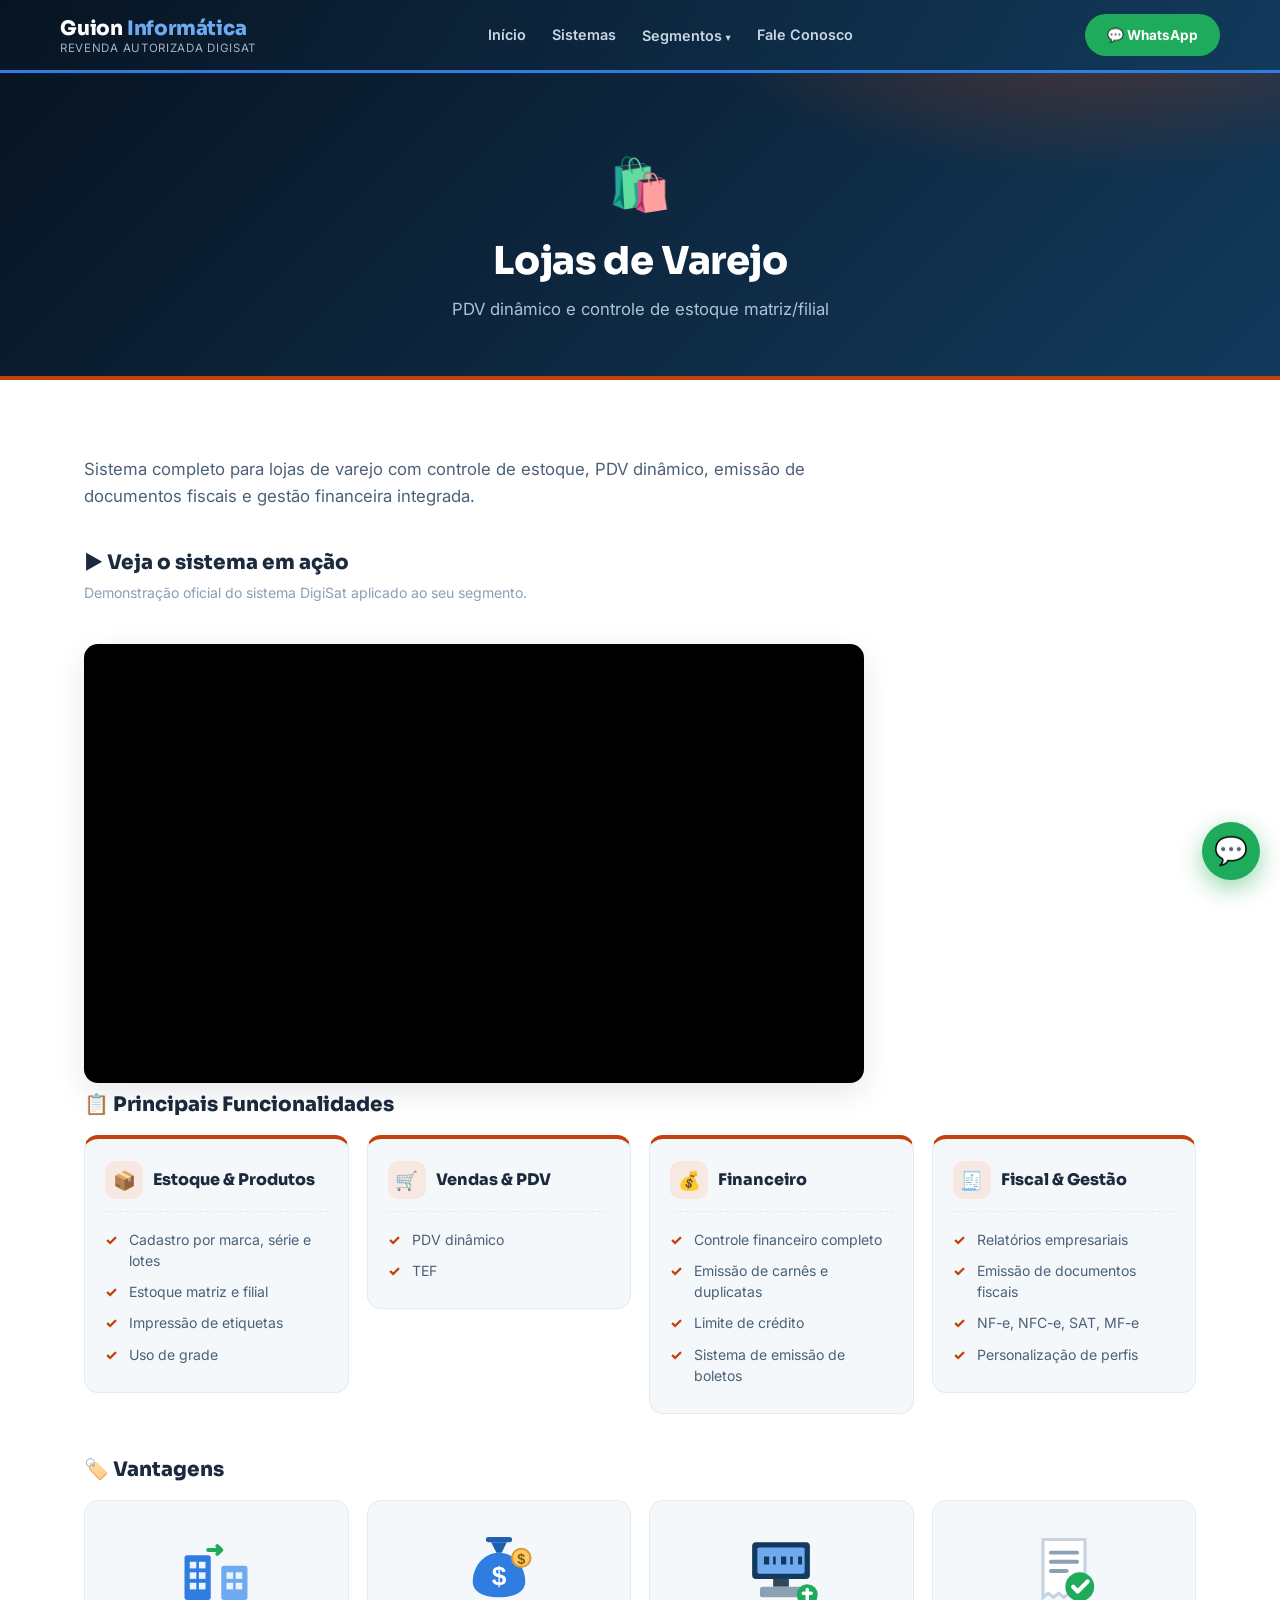
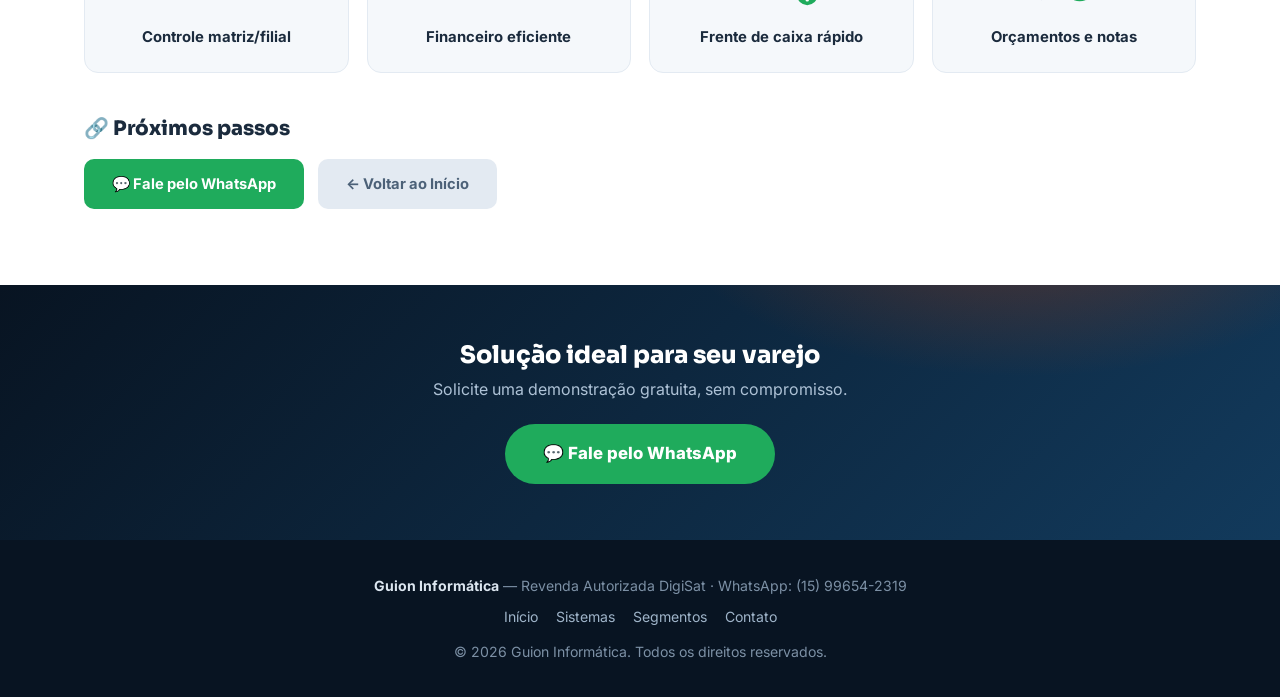
<file: varejo.html>
<!DOCTYPE html>
<html lang="pt-BR">
<head>
    <meta charset="UTF-8">
    <meta name="viewport" content="width=device-width, initial-scale=1.0">
    <title>Lojas de Varejo — Sistema de Gestão | Guion Informática · Revenda DigiSat</title>
    <meta name="description" content="Sistema para lojas de varejo: PDV dinâmico, estoque matriz/filial e emissão fiscal. Guion Informática, revenda autorizada DigiSat.">
    <link rel="canonical" href="https://guioninformatica.com.br/varejo">
    <meta property="og:title" content="Lojas de Varejo — Sistema de Gestão | Guion Informática">
    <meta property="og:description" content="Sistema para lojas de varejo: PDV dinâmico, estoque matriz/filial e emissão fiscal. Guion Informática, revenda autorizada DigiSat.">
    <meta property="og:url" content="https://guioninformatica.com.br/varejo">
    <meta property="og:type" content="website">
    <link rel="preconnect" href="https://fonts.googleapis.com">
    <link rel="preconnect" href="https://fonts.gstatic.com" crossorigin>
    <link href="https://fonts.googleapis.com/css2?family=Inter:wght@400;600;700&family=Sora:wght@700;800&display=swap" rel="stylesheet">
    <link rel="stylesheet" href="css/style.css">
    <style>:root { --accent: #C2410C; }</style>
</head>
<body>

    <header>
        <div class="container header-inner">
            <div class="logo-area">
                <a href="index.html">
                    <div class="name">Guion <span>Informática</span></div>
                    <div class="tagline">Revenda Autorizada DigiSat</div>
                </a>
            </div>
            <button class="menu-toggle" aria-label="Abrir menu" aria-expanded="false">☰</button>
            <nav class="main-nav">
                <a href="index.html">Início</a>
                <a href="index.html#sistemas">Sistemas</a>
                <div class="dropdown">
                    <a href="index.html#segmentos">Segmentos</a>
                    <div class="dropdown-content">
                        <a href="autopecas.html">🔧 Autopeças</a>
                        <a href="calcados.html">👟 Calçados</a>
                        <a href="comercio-geral.html">🏪 Comércio em Geral</a>
                        <a href="confeccoes.html">👗 Lojas de Confecções</a>
                        <a href="varejo.html">🛍️ Lojas de Varejo</a>
                        <a href="mercados.html">🛒 Mercados e Supermercados</a>
                        <a href="oficinas.html">🔩 Oficinas</a>
                        <a href="papelarias.html">📚 Papelarias</a>
                    </div>
                </div>
                <a href="index.html#contato">Fale Conosco</a>
            </nav>
            <div class="header-cta">
                <a href="https://wa.me/5515996542319?text=Ol%C3%A1%21%20Vim%20pelo%20site%20da%20Guion%20Inform%C3%A1tica%20e%20quero%20uma%20demonstra%C3%A7%C3%A3o%20do%20sistema%20DigiSat%20para%20lojas%20de%20varejo." target="_blank" rel="noopener">💬 WhatsApp</a>
            </div>
        </div>
    </header>

    <div class="banner-segmento">
        <div class="container">
            <div class="icone">🛍️</div>
            <h1>Lojas de Varejo</h1>
            <p>PDV dinâmico e controle de estoque matriz/filial</p>
        </div>
    </div>

    <section class="conteudo-segmento">
        <div class="container">
            <p class="descricao">Sistema completo para lojas de varejo com controle de estoque, PDV dinâmico, emissão de documentos fiscais e gestão financeira integrada.</p>

            <h2>▶️ Veja o sistema em ação</h2>
            <p class="video-legenda">Demonstração oficial do sistema DigiSat aplicado ao seu segmento.</p>
            <div class="video-frame video-destaque"><iframe src="https://www.youtube-nocookie.com/embed/6IXslXBmtYc" title="Sistema DigiSat para Lojas de Varejo — demonstração" loading="lazy" allow="accelerometer; autoplay; clipboard-write; encrypted-media; gyroscope; picture-in-picture; web-share" referrerpolicy="strict-origin-when-cross-origin" allowfullscreen></iframe></div>

            <h2>📋 Principais Funcionalidades</h2>
            <div class="func-groups">
                <div class="func-group">
                    <div class="fg-head"><span class="fg-icon">📦</span><h3>Estoque & Produtos</h3></div>
                    <ul>
                        <li>Cadastro por marca, série e lotes</li>
                        <li>Estoque matriz e filial</li>
                        <li>Impressão de etiquetas</li>
                        <li>Uso de grade</li>
                    </ul>
                </div>
                <div class="func-group">
                    <div class="fg-head"><span class="fg-icon">🛒</span><h3>Vendas & PDV</h3></div>
                    <ul>
                        <li>PDV dinâmico</li>
                        <li>TEF</li>
                    </ul>
                </div>
                <div class="func-group">
                    <div class="fg-head"><span class="fg-icon">💰</span><h3>Financeiro</h3></div>
                    <ul>
                        <li>Controle financeiro completo</li>
                        <li>Emissão de carnês e duplicatas</li>
                        <li>Limite de crédito</li>
                        <li>Sistema de emissão de boletos</li>
                    </ul>
                </div>
                <div class="func-group">
                    <div class="fg-head"><span class="fg-icon">🧾</span><h3>Fiscal & Gestão</h3></div>
                    <ul>
                        <li>Relatórios empresariais</li>
                        <li>Emissão de documentos fiscais</li>
                        <li>NF-e, NFC-e, SAT, MF-e</li>
                        <li>Personalização de perfis</li>
                    </ul>
                </div>
            </div>

            <h2>🏷️ Vantagens</h2>
            <div class="vantagens-grid">
                <div class="card-vantagem">
                    <svg viewBox="0 0 64 64" xmlns="http://www.w3.org/2000/svg" aria-hidden="true">
<rect x="8" y="20" width="20" height="34" rx="2" fill="#2F7DE1"/><rect x="36" y="28" width="20" height="26" rx="2" fill="#6FAAF0"/>
<g fill="#EAF3FE"><rect x="12" y="25" width="5" height="5"/><rect x="19" y="25" width="5" height="5"/><rect x="12" y="33" width="5" height="5"/><rect x="19" y="33" width="5" height="5"/><rect x="12" y="41" width="5" height="5"/><rect x="19" y="41" width="5" height="5"/><rect x="40" y="33" width="5" height="5"/><rect x="47" y="33" width="5" height="5"/><rect x="40" y="41" width="5" height="5"/><rect x="47" y="41" width="5" height="5"/></g>
<path d="M28 14h10m-3-3 3 3-3 3" stroke="#1FAB5C" stroke-width="3" stroke-linecap="round" stroke-linejoin="round" fill="none" transform="translate(-2 2)"/>
</svg>
                    <div class="label">Controle matriz/filial</div>
                </div>
                <div class="card-vantagem">
                    <svg viewBox="0 0 64 64" xmlns="http://www.w3.org/2000/svg" aria-hidden="true">
<path d="M32 18c-11 0-20 10-20 22 0 8 8 12 20 12s20-4 20-12c0-12-9-22-20-22z" fill="#2F7DE1"/>
<path d="M26 10h12l-4 8h-4z" fill="#1E5FB0"/><path d="M24 8h16" stroke="#1E5FB0" stroke-width="4" stroke-linecap="round"/>
<text x="32" y="43" font-family="Arial, sans-serif" font-size="20" font-weight="bold" fill="#fff" text-anchor="middle">$</text>
<circle cx="49" cy="22" r="7" fill="#FFC966" stroke="#DB9A35" stroke-width="1.6"/>
<text x="49" y="26.5" font-family="Arial, sans-serif" font-size="11" font-weight="bold" fill="#8a5a00" text-anchor="middle">$</text>
</svg>
                    <div class="label">Financeiro eficiente</div>
                </div>
                <div class="card-vantagem">
                    <svg viewBox="0 0 64 64" xmlns="http://www.w3.org/2000/svg" aria-hidden="true">
<rect x="10" y="10" width="44" height="28" rx="3" fill="#123A5C"/><rect x="14" y="14" width="36" height="20" rx="1.5" fill="#6FAAF0"/>
<path d="M19 24h4m3 0h2m4 0h4m3 0h2m4 0h3" stroke="#123A5C" stroke-width="6" stroke-linecap="butt"/>
<rect x="26" y="38" width="12" height="6" fill="#33475B"/><rect x="16" y="44" width="32" height="8" rx="2" fill="#8CA0B3"/>
<circle cx="52" cy="50" r="8" fill="#1FAB5C"/><path d="M52 46v8m-3-5h6" stroke="#fff" stroke-width="2.6" stroke-linecap="round"/>
</svg>
                    <div class="label">Frente de caixa rápido</div>
                </div>
                <div class="card-vantagem">
                    <svg viewBox="0 0 64 64" xmlns="http://www.w3.org/2000/svg" aria-hidden="true">
<path d="M16 8h32v44l-4-3-4 3-4-3-4 3-4-3-4 3-4-3-4 3z" fill="#FFFFFF" stroke="#C7D3DF" stroke-width="2.4"/>
<path d="M22 18h20M22 25h20M22 32h12" stroke="#8CA0B3" stroke-width="3" stroke-linecap="round"/>
<circle cx="44" cy="44" r="11" fill="#1FAB5C"/><path d="M39 44l3.4 3.6L50 40" stroke="#fff" stroke-width="3.2" stroke-linecap="round" stroke-linejoin="round" fill="none"/>
</svg>
                    <div class="label">Orçamentos e notas</div>
                </div>
            </div>

            <h2>🔗 Próximos passos</h2>
            <div class="links-uteis">
                <a class="btn-whatsapp-seg" href="https://wa.me/5515996542319?text=Ol%C3%A1%21%20Vim%20pelo%20site%20da%20Guion%20Inform%C3%A1tica%20e%20quero%20uma%20demonstra%C3%A7%C3%A3o%20do%20sistema%20DigiSat%20para%20lojas%20de%20varejo." target="_blank" rel="noopener">💬 Fale pelo WhatsApp</a>
                <a class="btn-voltar" href="index.html">← Voltar ao Início</a>
            </div>
        </div>
    </section>

    <div class="cta-segmento">
        <div class="container">
            <h2>Solução ideal para seu varejo</h2>
            <p>Solicite uma demonstração gratuita, sem compromisso.</p>
            <a class="btn-whatsapp" href="https://wa.me/5515996542319?text=Ol%C3%A1%21%20Vim%20pelo%20site%20da%20Guion%20Inform%C3%A1tica%20e%20quero%20uma%20demonstra%C3%A7%C3%A3o%20do%20sistema%20DigiSat%20para%20lojas%20de%20varejo." target="_blank" rel="noopener">💬 Fale pelo WhatsApp</a>
        </div>
    </div>

    <footer>
        <div class="container">
            <strong>Guion Informática</strong> — Revenda Autorizada DigiSat · WhatsApp: (15) 99654-2319
            <div class="foot-links">
                <a href="index.html">Início</a>
                <a href="index.html#sistemas">Sistemas</a>
                <a href="index.html#segmentos">Segmentos</a>
                <a href="index.html#contato">Contato</a>
            </div>
            © 2026 Guion Informática. Todos os direitos reservados.
        </div>
    </footer>

    <a class="whats-float" href="https://wa.me/5515996542319?text=Ol%C3%A1%21%20Vim%20pelo%20site%20da%20Guion%20Inform%C3%A1tica%20e%20quero%20uma%20demonstra%C3%A7%C3%A3o%20do%20sistema%20DigiSat%20para%20lojas%20de%20varejo." target="_blank" rel="noopener" aria-label="Conversar no WhatsApp">💬</a>

    <script src="js/main.js"></script>
</body>
</html>
</file>
<file: css/style.css>
/* ============================================================
   GUION INFORMÁTICA — Revenda Autorizada DigiSat
   Design system compartilhado (todas as páginas)
   ============================================================ */

:root {
  --navy-950: #081422;
  --navy-900: #0B1B2E;
  --navy-800: #123A5C;
  --blue-600: #2F7DE1;
  --blue-400: #6FAAF0;
  --blue-100: #DCEAFB;
  --green-600: #16A34A;
  --green-500: #1FAB5C;
  --bg: #F5F8FB;
  --surface: #FFFFFF;
  --line: #E3EAF2;
  --ink: #1B2B3D;
  --ink-soft: #4C6178;
  --ink-faint: #8CA0B3;
  --accent: var(--blue-600); /* sobrescrito por página de segmento */
  --accent-soft: var(--blue-100);
  --radius: 14px;
  --shadow: 0 10px 30px rgba(11, 27, 46, 0.10);
  --font-display: 'Sora', 'Inter', system-ui, sans-serif;
  --font-body: 'Inter', system-ui, sans-serif;
}

* { margin: 0; padding: 0; box-sizing: border-box; }
html { scroll-behavior: smooth; }
body {
  font-family: var(--font-body);
  background: var(--bg);
  color: var(--ink);
  line-height: 1.65;
  -webkit-font-smoothing: antialiased;
}
img { max-width: 100%; display: block; }
.container { max-width: 1160px; margin: 0 auto; padding: 0 24px; }

h1, h2, h3, h4 { font-family: var(--font-display); line-height: 1.2; }

.eyebrow {
  display: inline-block;
  font-size: 0.78rem;
  font-weight: 700;
  letter-spacing: 0.14em;
  text-transform: uppercase;
  color: var(--blue-600);
  margin-bottom: 12px;
}

/* ---------- Header ---------- */
header {
  background: linear-gradient(120deg, var(--navy-950) 0%, var(--navy-800) 100%);
  color: #fff;
  position: sticky;
  top: 0;
  z-index: 1000;
  border-bottom: 3px solid var(--blue-600);
}
.header-inner {
  display: flex;
  align-items: center;
  justify-content: space-between;
  gap: 16px;
  padding: 14px 0;
}
.logo-area { line-height: 1.25; }
.logo-area a { text-decoration: none; color: inherit; }
.logo-area .name {
  font-family: var(--font-display);
  font-size: 1.25rem;
  font-weight: 800;
  letter-spacing: -0.01em;
}
.logo-area .name span { color: var(--blue-400); }
.logo-area .tagline { font-size: 0.72rem; color: #9FB4C9; letter-spacing: 0.06em; text-transform: uppercase; }

nav.main-nav { display: flex; align-items: center; gap: 26px; }
nav.main-nav > a, .dropdown > a {
  color: #C9D7E5;
  text-decoration: none;
  font-size: 0.9rem;
  font-weight: 600;
  transition: color 0.2s;
}
nav.main-nav > a:hover, .dropdown > a:hover { color: #fff; }

.dropdown { position: relative; }
.dropdown > a::after { content: ' ▾'; font-size: 0.65rem; }
.dropdown-content {
  display: none;
  position: absolute;
  top: calc(100% + 10px);
  left: -12px;
  background: var(--navy-900);
  min-width: 250px;
  border-radius: 10px;
  border: 1px solid rgba(255,255,255,0.08);
  box-shadow: var(--shadow);
  padding: 8px 0;
}
.dropdown:hover .dropdown-content,
.dropdown:focus-within .dropdown-content { display: block; }
.dropdown-content::before { /* ponte invisível p/ não fechar no hover */
  content: '';
  position: absolute;
  top: -12px; left: 0; right: 0; height: 12px;
}
.dropdown-content a {
  display: block;
  padding: 9px 20px;
  color: #C9D7E5;
  font-size: 0.86rem;
  text-decoration: none;
  white-space: nowrap;
}
.dropdown-content a:hover { background: rgba(47,125,225,0.15); color: #fff; }

.header-cta a {
  display: inline-block;
  background: var(--green-500);
  color: #fff;
  padding: 10px 22px;
  border-radius: 50px;
  font-weight: 700;
  font-size: 0.85rem;
  text-decoration: none;
  transition: background 0.2s, transform 0.2s;
  white-space: nowrap;
}
.header-cta a:hover { background: var(--green-600); transform: translateY(-1px); }

.menu-toggle {
  display: none;
  background: none;
  border: 1px solid rgba(255,255,255,0.25);
  border-radius: 8px;
  color: #fff;
  font-size: 1.3rem;
  padding: 4px 12px;
  cursor: pointer;
}

/* ---------- Hero (home) ---------- */
.hero {
  background:
    radial-gradient(900px 420px at 85% -10%, rgba(47,125,225,0.35), transparent 60%),
    radial-gradient(700px 380px at 0% 110%, rgba(31,171,92,0.18), transparent 55%),
    linear-gradient(135deg, var(--navy-950) 0%, var(--navy-800) 100%);
  color: #fff;
  padding: 88px 0 72px;
  text-align: center;
  position: relative;
  overflow: hidden;
}
.hero-badge {
  display: inline-flex;
  align-items: center;
  gap: 8px;
  background: rgba(47,125,225,0.16);
  border: 1px solid rgba(111,170,240,0.45);
  padding: 7px 20px;
  border-radius: 50px;
  font-size: 0.84rem;
  font-weight: 600;
  color: #BBD6F7;
  margin-bottom: 26px;
}
.hero h1 {
  font-size: clamp(2rem, 5vw, 3.1rem);
  font-weight: 800;
  letter-spacing: -0.02em;
  max-width: 820px;
  margin: 0 auto 20px;
}
.hero h1 em { font-style: normal; color: var(--blue-400); }
.hero .sub {
  color: #AEC2D6;
  font-size: 1.08rem;
  max-width: 640px;
  margin: 0 auto 40px;
}
.hero-stats {
  display: flex;
  justify-content: center;
  gap: 14px;
  flex-wrap: wrap;
}
.hero-stats .stat {
  background: rgba(255,255,255,0.05);
  border: 1px solid rgba(255,255,255,0.12);
  border-radius: var(--radius);
  padding: 18px 30px;
  min-width: 150px;
}
.hero-stats .num {
  font-family: var(--font-display);
  font-size: 1.7rem;
  font-weight: 800;
  color: #fff;
}
.hero-stats .label { font-size: 0.8rem; color: #9FB4C9; }

/* ---------- Seções ---------- */
section { padding: 76px 0; }
section.alt { background: var(--surface); }
.section-head { text-align: center; max-width: 640px; margin: 0 auto 48px; }
.section-head h2 {
  font-size: clamp(1.5rem, 3.4vw, 2.1rem);
  font-weight: 800;
  letter-spacing: -0.015em;
  margin-bottom: 10px;
}
.section-head p { color: var(--ink-soft); }

/* Sistemas */
.sistemas-grid {
  display: grid;
  grid-template-columns: repeat(auto-fit, minmax(290px, 1fr));
  gap: 22px;
}
.card-sistema {
  background: var(--bg);
  border: 1px solid var(--line);
  border-radius: var(--radius);
  padding: 30px 26px;
  display: flex;
  flex-direction: column;
  transition: transform 0.2s, box-shadow 0.2s;
}
.card-sistema:hover { transform: translateY(-4px); box-shadow: var(--shadow); }
.card-sistema .icon { font-size: 2rem; margin-bottom: 14px; }
.card-sistema h3 { font-size: 1.2rem; font-weight: 800; margin-bottom: 8px; }
.card-sistema .desc { color: var(--ink-soft); font-size: 0.94rem; margin-bottom: 16px; }
.card-sistema ul { list-style: none; margin-bottom: 20px; flex: 1; }
.card-sistema li {
  font-size: 0.88rem;
  color: var(--ink-soft);
  padding: 5px 0 5px 26px;
  position: relative;
}
.card-sistema li::before {
  content: '✓';
  position: absolute;
  left: 0;
  color: var(--green-500);
  font-weight: 800;
}
.card-sistema .link {
  color: var(--blue-600);
  font-weight: 700;
  font-size: 0.9rem;
  text-decoration: none;
}
.card-sistema .link:hover { text-decoration: underline; }

/* Segmentos */
.segmentos-grid {
  display: grid;
  grid-template-columns: repeat(auto-fit, minmax(250px, 1fr));
  gap: 18px;
}
.card-segmento {
  background: var(--surface);
  border: 1px solid var(--line);
  border-top: 4px solid var(--seg, var(--blue-600));
  border-radius: var(--radius);
  padding: 26px 22px;
  text-decoration: none;
  color: inherit;
  transition: transform 0.2s, box-shadow 0.2s;
}
.card-segmento:hover { transform: translateY(-4px); box-shadow: var(--shadow); }
.card-segmento .icon { font-size: 1.8rem; margin-bottom: 10px; }
.card-segmento h3 { font-size: 1.05rem; font-weight: 800; margin-bottom: 6px; }
.card-segmento p { color: var(--ink-soft); font-size: 0.87rem; margin-bottom: 14px; }
.card-segmento .go { color: var(--seg, var(--blue-600)); font-weight: 700; font-size: 0.85rem; }

/* Vídeos */
.videos-grid {
  display: grid;
  grid-template-columns: repeat(auto-fit, minmax(280px, 1fr));
  gap: 22px;
}
.card-video {
  background: var(--navy-900);
  color: #fff;
  border-radius: var(--radius);
  overflow: hidden;
  text-decoration: none;
  transition: transform 0.2s, box-shadow 0.2s;
}
.card-video:hover { transform: translateY(-4px); box-shadow: var(--shadow); }
.card-video .thumb {
  aspect-ratio: 16 / 9;
  display: grid;
  place-items: center;
  font-size: 2.6rem;
  background:
    radial-gradient(400px 200px at 70% 20%, rgba(47,125,225,0.4), transparent),
    linear-gradient(135deg, var(--navy-800), var(--navy-950));
}
.card-video .body { padding: 18px 20px 22px; }
.card-video .player { position: relative; aspect-ratio: 16 / 9; background: #000; }
.card-video .player iframe { position: absolute; inset: 0; width: 100%; height: 100%; border: 0; }
.card-video h3 { font-size: 1.02rem; font-weight: 800; margin-bottom: 4px; }
.card-video p { color: #9FB4C9; font-size: 0.85rem; }

/* Por que escolher */
.motivos-grid {
  display: grid;
  grid-template-columns: repeat(auto-fit, minmax(280px, 1fr));
  gap: 18px;
}
.card-motivo {
  background: var(--bg);
  border: 1px solid var(--line);
  border-radius: var(--radius);
  padding: 24px 22px;
}
.card-motivo .icon { font-size: 1.6rem; margin-bottom: 10px; }
.card-motivo h3 { font-size: 1rem; font-weight: 800; margin-bottom: 6px; }
.card-motivo p { color: var(--ink-soft); font-size: 0.88rem; }

/* Sobre */
.sobre-box {
  background: var(--surface);
  border: 1px solid var(--line);
  border-left: 5px solid var(--blue-600);
  border-radius: var(--radius);
  padding: 34px 36px;
  max-width: 860px;
  margin: 0 auto;
}
.sobre-box h2 { font-size: 1.4rem; font-weight: 800; margin-bottom: 10px; }
.sobre-box p { color: var(--ink-soft); }

/* CTA final */
.cta-final {
  background:
    radial-gradient(700px 320px at 15% -20%, rgba(47,125,225,0.35), transparent 60%),
    linear-gradient(135deg, var(--navy-950), var(--navy-800));
  color: #fff;
  text-align: center;
}
.cta-final h2 { font-size: clamp(1.5rem, 3.4vw, 2rem); font-weight: 800; margin-bottom: 10px; }
.cta-final p { color: #AEC2D6; margin-bottom: 28px; }
.btn-whatsapp {
  display: inline-flex;
  align-items: center;
  gap: 10px;
  background: var(--green-500);
  color: #fff;
  padding: 16px 38px;
  border-radius: 50px;
  font-size: 1.05rem;
  font-weight: 800;
  text-decoration: none;
  transition: background 0.2s, transform 0.2s;
}
.btn-whatsapp:hover { background: var(--green-600); transform: scale(1.03); }
.cta-final .horario { margin-top: 16px; font-size: 0.88rem; color: #8CA0B3; }

/* ---------- Página de segmento ---------- */
.banner-segmento {
  background:
    radial-gradient(700px 320px at 85% -30%, color-mix(in srgb, var(--accent) 45%, transparent), transparent 60%),
    linear-gradient(135deg, var(--navy-950) 0%, var(--navy-800) 100%);
  color: #fff;
  padding: 68px 0 52px;
  text-align: center;
  border-bottom: 4px solid var(--accent);
}
.banner-segmento .icone { font-size: 3.2rem; margin-bottom: 12px; }
.banner-segmento h1 { font-size: clamp(1.7rem, 4vw, 2.4rem); font-weight: 800; letter-spacing: -0.015em; }
.banner-segmento p { color: #AEC2D6; font-size: 1.05rem; max-width: 620px; margin: 12px auto 0; }

.conteudo-segmento { background: var(--surface); }
.conteudo-segmento .descricao {
  color: var(--ink-soft);
  font-size: 1.05rem;
  max-width: 800px;
  margin-bottom: 40px;
}
.conteudo-segmento h2 {
  font-size: 1.25rem;
  font-weight: 800;
  margin-bottom: 18px;
  display: flex;
  align-items: center;
  gap: 10px;
}
.func-grid {
  display: grid;
  grid-template-columns: repeat(auto-fit, minmax(250px, 1fr));
  gap: 12px;
  margin-bottom: 44px;
}
.func-grid .item {
  background: var(--bg);
  border: 1px solid var(--line);
  border-radius: 10px;
  padding: 13px 16px;
  font-size: 0.9rem;
  color: var(--ink-soft);
  display: flex;
  align-items: flex-start;
  gap: 10px;
}
.func-grid .item::before { content: '✅'; font-size: 0.8rem; line-height: 1.7; }

.vantagens { display: flex; flex-wrap: wrap; gap: 10px; margin-bottom: 44px; }
.vantagens .tag {
  background: color-mix(in srgb, var(--accent) 12%, #fff);
  color: color-mix(in srgb, var(--accent) 80%, #000);
  border: 1px solid color-mix(in srgb, var(--accent) 30%, #fff);
  padding: 7px 18px;
  border-radius: 50px;
  font-size: 0.86rem;
  font-weight: 700;
}

.links-uteis { display: flex; gap: 14px; flex-wrap: wrap; }
.links-uteis a {
  display: inline-block;
  padding: 13px 28px;
  border-radius: 10px;
  font-weight: 700;
  font-size: 0.92rem;
  text-decoration: none;
  transition: all 0.2s;
}
.btn-whatsapp-seg { background: var(--green-500); color: #fff; }
.btn-whatsapp-seg:hover { background: var(--green-600); }
.btn-voltar { background: var(--line); color: var(--ink-soft); }
.btn-voltar:hover { background: #D2DCE7; }

.cta-segmento {
  background:
    radial-gradient(600px 280px at 80% -30%, color-mix(in srgb, var(--accent) 40%, transparent), transparent 60%),
    linear-gradient(135deg, var(--navy-950), var(--navy-800));
  color: #fff;
  padding: 56px 0;
  text-align: center;
}
.cta-segmento h2 { font-size: 1.5rem; font-weight: 800; margin-bottom: 6px; }
.cta-segmento p { color: #AEC2D6; margin-bottom: 22px; }

/* ---------- Footer ---------- */
footer {
  background: var(--navy-950);
  color: #7C90A5;
  padding: 34px 0;
  text-align: center;
  font-size: 0.88rem;
}
footer strong { color: #DCE6F0; }
footer .foot-links { margin: 8px 0 12px; display: flex; justify-content: center; gap: 18px; flex-wrap: wrap; }
footer .foot-links a { color: #9FB4C9; text-decoration: none; }
footer .foot-links a:hover { color: #fff; }

/* ---------- WhatsApp flutuante ---------- */
.whats-float {
  position: fixed;
  right: 20px;
  bottom: 20px;
  z-index: 999;
  width: 58px;
  height: 58px;
  border-radius: 50%;
  background: var(--green-500);
  display: grid;
  place-items: center;
  box-shadow: 0 8px 24px rgba(22,163,74,0.45);
  text-decoration: none;
  font-size: 1.7rem;
  transition: transform 0.2s;
}
.whats-float:hover { transform: scale(1.08); }

/* ---------- Acessibilidade / mobile ---------- */
a:focus-visible, button:focus-visible {
  outline: 3px solid var(--blue-400);
  outline-offset: 2px;
}
@media (prefers-reduced-motion: reduce) {
  * { transition: none !important; animation: none !important; }
  html { scroll-behavior: auto; }
}

@media (max-width: 860px) {
  .menu-toggle { display: block; }
  nav.main-nav {
    display: none;
    position: absolute;
    top: 100%;
    left: 0;
    right: 0;
    flex-direction: column;
    align-items: stretch;
    gap: 0;
    background: var(--navy-900);
    border-bottom: 3px solid var(--blue-600);
    padding: 8px 0 12px;
  }
  nav.main-nav.open { display: flex; }
  nav.main-nav > a, .dropdown > a { display: block; padding: 12px 24px; }
  .dropdown-content {
    display: block;
    position: static;
    background: rgba(255,255,255,0.04);
    border: none;
    box-shadow: none;
    border-radius: 0;
    min-width: 0;
    padding: 0 0 4px;
  }
  .dropdown-content a { padding-left: 42px; }
  .dropdown > a::after { content: ''; }
  .header-cta { display: none; }
  section { padding: 56px 0; }
}

/* ---------- Página DigiSatWeb (módulos com vídeo) ---------- */
.dsw-intro {
  display: grid;
  grid-template-columns: 1.05fr 1fr;
  gap: 40px;
  align-items: center;
}
.dsw-intro h2 { font-size: 1.5rem; font-weight: 800; margin-bottom: 14px; }
.dsw-intro p { color: var(--ink-soft); margin-bottom: 12px; }
.video-frame {
  position: relative;
  aspect-ratio: 16 / 9;
  background: #000;
  border-radius: var(--radius);
  overflow: hidden;
  box-shadow: var(--shadow);
}
.video-frame iframe {
  position: absolute;
  inset: 0;
  width: 100%;
  height: 100%;
  border: 0;
}
.modulos-wrap { display: flex; flex-direction: column; gap: 56px; }
.modulo-row {
  display: grid;
  grid-template-columns: 1fr 1fr;
  gap: 40px;
  align-items: center;
}
.modulo-row:nth-child(even) .video-frame { order: 2; }
.modulo-row .num {
  font-family: var(--font-display);
  font-size: 0.8rem;
  font-weight: 800;
  letter-spacing: 0.12em;
  color: var(--accent);
  text-transform: uppercase;
  margin-bottom: 6px;
}
.modulo-row h3 { font-size: 1.3rem; font-weight: 800; margin-bottom: 12px; }
.modulo-row ul { list-style: none; }
.modulo-row li {
  font-size: 0.92rem;
  color: var(--ink-soft);
  padding: 5px 0 5px 26px;
  position: relative;
}
.modulo-row li::before {
  content: '✓';
  position: absolute;
  left: 0;
  color: var(--accent);
  font-weight: 800;
}
@media (max-width: 820px) {
  .dsw-intro, .modulo-row { grid-template-columns: 1fr; gap: 22px; }
  .modulo-row:nth-child(even) .video-frame { order: 0; }
}

/* ---------- Lista expansível (detalhes de módulo) ---------- */
.modulo-row details {
  margin-top: 12px;
}
.modulo-row details summary {
  cursor: pointer;
  font-size: 0.88rem;
  font-weight: 700;
  color: var(--accent);
  list-style: none;
  display: inline-flex;
  align-items: center;
  gap: 6px;
}
.modulo-row details summary::-webkit-details-marker { display: none; }
.modulo-row details summary::after { content: '▾'; font-size: 0.7rem; transition: transform 0.2s; }
.modulo-row details[open] summary::after { transform: rotate(180deg); }
.modulo-row details ul { margin-top: 10px; columns: 1; }
.card-modulo-full {
  background: var(--bg);
  border: 1px solid var(--line);
  border-left: 5px solid var(--accent);
  border-radius: var(--radius);
  padding: 28px 30px;
}
.card-modulo-full h3 { font-size: 1.3rem; font-weight: 800; margin-bottom: 12px; }
.card-modulo-full ul { list-style: none; columns: 2; column-gap: 40px; }
.card-modulo-full li {
  font-size: 0.9rem;
  color: var(--ink-soft);
  padding: 4px 0 4px 24px;
  position: relative;
  break-inside: avoid;
}
.card-modulo-full li::before {
  content: '✓';
  position: absolute;
  left: 0;
  color: var(--accent);
  font-weight: 800;
}
@media (max-width: 700px) {
  .card-modulo-full ul { columns: 1; }
}

/* Vídeo em destaque nas páginas de segmento */
.video-destaque { max-width: 780px; margin: 0 0 10px; }
.video-legenda { color: var(--ink-faint); font-size: 0.88rem; margin: -6px 0 40px; }
.conteudo-segmento h2 + .video-legenda { margin-top: -12px; }

/* Cards ilustrados de vantagens (páginas de segmento) */
.vantagens-grid {
  display: grid;
  grid-template-columns: repeat(auto-fit, minmax(190px, 1fr));
  gap: 18px;
  margin-bottom: 44px;
}
.card-vantagem {
  background: var(--bg);
  border: 1px solid var(--line);
  border-radius: var(--radius);
  padding: 28px 18px 24px;
  text-align: center;
  transition: transform 0.2s, box-shadow 0.2s;
}
.card-vantagem:hover { transform: translateY(-4px); box-shadow: var(--shadow); }
.card-vantagem svg { width: 84px; height: 84px; margin: 0 auto 14px; display: block; }
.card-vantagem .label { font-weight: 700; font-size: 0.93rem; color: var(--ink); line-height: 1.4; }

/* Funcionalidades agrupadas por tema (páginas de segmento) */
.func-groups {
  display: grid;
  grid-template-columns: repeat(auto-fit, minmax(250px, 1fr));
  gap: 18px;
  margin-bottom: 44px;
  align-items: start;
}
.func-group {
  background: var(--bg);
  border: 1px solid var(--line);
  border-top: 4px solid var(--accent);
  border-radius: var(--radius);
  padding: 22px 20px;
}
.func-group .fg-head {
  display: flex;
  align-items: center;
  gap: 10px;
  margin-bottom: 12px;
  padding-bottom: 12px;
  border-bottom: 1px dashed var(--line);
}
.func-group .fg-icon {
  width: 38px;
  height: 38px;
  border-radius: 10px;
  display: grid;
  place-items: center;
  font-size: 1.15rem;
  background: color-mix(in srgb, var(--accent) 12%, #fff);
}
.func-group h3 { font-size: 1rem; font-weight: 800; margin: 0; }
.func-group ul { list-style: none; margin: 0; padding: 0; }
.func-group li {
  font-size: 0.88rem;
  color: var(--ink-soft);
  padding: 5px 0 5px 24px;
  position: relative;
  line-height: 1.5;
}
.func-group li::before {
  content: '✓';
  position: absolute;
  left: 0;
  color: var(--accent);
  font-weight: 800;
}
</file>
